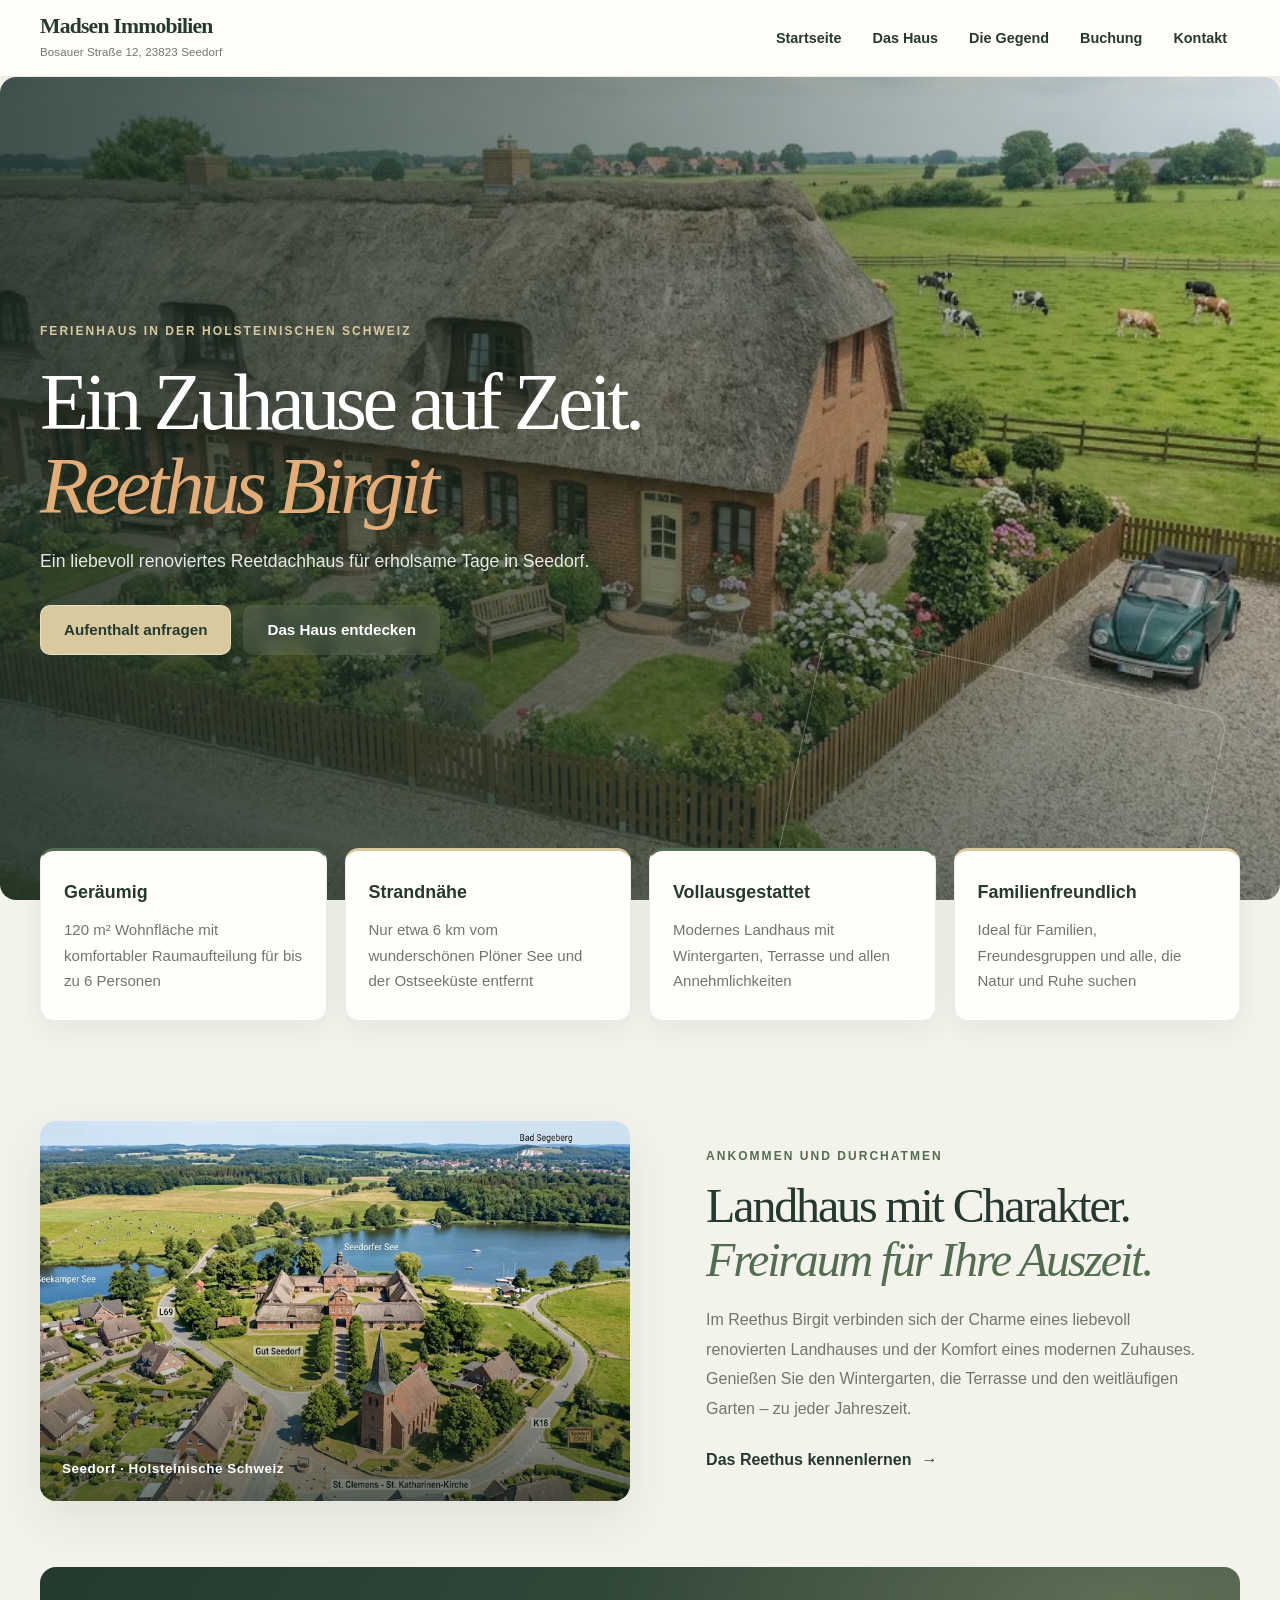
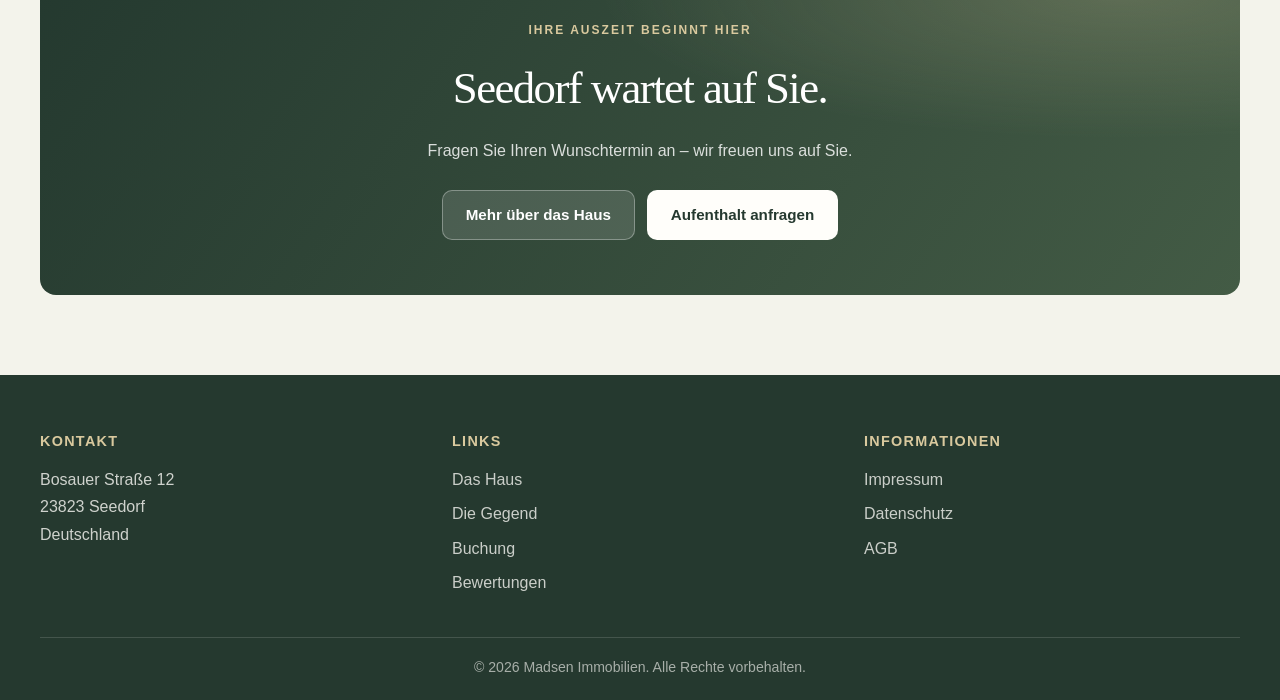
<file: index.html>
<!DOCTYPE html>
<html lang="de">
<head>
    <meta charset="UTF-8">
    <meta name="viewport" content="width=device-width, initial-scale=1.0">
    <meta name="description" content="Reethus Birgit - Liebevoll renoviertes Landhaus mit Reetdach in der Holsteinischen Schweiz">
    <meta name="keywords" content="Ferienwohnung, Seedorf, Ostsee, Unterkunft, Vermietung, Reethus">
    <title>Reethus Birgit - Madsen Immobilien</title>
    <link rel="stylesheet" href="css/style.css">
</head>
<body>
    <!-- Navigation -->
    <nav class="navbar">
        <div class="container">
            <div class="logo">
                <h1>Madsen Immobilien</h1>
                <p class="tagline">Bosauer Straße 12, 23823 Seedorf</p>
            </div>
            <ul class="nav-links">
                <li><a href="index.html" class="active">Startseite</a></li>
                <li><a href="about-property.html">Das Haus</a></li>
                <li><a href="about-area.html">Die Gegend</a></li>
                <li><a href="booking.html">Buchung</a></li>
                <li><a href="feedback.html">Kontakt</a></li>
            </ul>
        </div>
    </nav>

    <!-- Hero Section -->
    <section class="hero" id="home">
        <div class="hero-content">
            <p class="hero-eyebrow">FERIENHAUS IN DER HOLSTEINISCHEN SCHWEIZ</p>
            <h2>Ein Zuhause auf Zeit.<br><span class="hero-title-accent">Reethus Birgit</span></h2>
            <p>Ein liebevoll renoviertes Reetdachhaus für erholsame Tage in Seedorf.</p>
            <div class="hero-actions">
                <a href="booking.html" class="btn btn-primary">Aufenthalt anfragen</a>
                <a href="about-property.html" class="btn btn-hero-secondary">Das Haus entdecken</a>
            </div>
        </div>
    </section>

    <!-- Main Content -->
    <main class="container">
        <!-- Quick Info Section -->
        <section class="features">
            <div class="feature-card">
                <h3>Geräumig</h3>
                <p>120 m² Wohnfläche mit komfortabler Raumaufteilung für bis zu 6 Personen</p>
            </div>
            <div class="feature-card">
                <h3>Strandnähe</h3>
                <p>Nur etwa 6 km vom wunderschönen Plöner See und der Ostseeküste entfernt</p>
            </div>
            <div class="feature-card">
                <h3>Vollausgestattet</h3>
                <p>Modernes Landhaus mit Wintergarten, Terrasse und allen Annehmlichkeiten</p>
            </div>
            <div class="feature-card">
                <h3>Familienfreundlich</h3>
                <p>Ideal für Familien, Freundesgruppen und alle, die Natur und Ruhe suchen</p>
            </div>
        </section>

        <section class="home-story" aria-labelledby="home-story-title">
            <figure class="home-story-image">
                <img src="images/20eccfeb-4559-457b-88ea-e8f873a85f22.webp" alt="Luftaufnahme von Gut Seedorf und der Seenlandschaft der Holsteinischen Schweiz">
                <figcaption>Seedorf · Holsteinische Schweiz</figcaption>
            </figure>
            <div class="home-story-copy">
                <p class="section-eyebrow">ANKOMMEN UND DURCHATMEN</p>
                <h2 id="home-story-title">Landhaus mit Charakter.<br><span>Freiraum für Ihre Auszeit.</span></h2>
                <p>Im Reethus Birgit verbinden sich der Charme eines liebevoll renovierten Landhauses und der Komfort eines modernen Zuhauses. Genießen Sie den Wintergarten, die Terrasse und den weitläufigen Garten – zu jeder Jahreszeit.</p>
                <a class="text-link" href="about-property.html">Das Reethus kennenlernen <span aria-hidden="true">→</span></a>
            </div>
        </section>

        <!-- Call to Action -->
        <section class="cta-section">
            <p class="section-eyebrow">IHRE AUSZEIT BEGINNT HIER</p>
            <h2>Seedorf wartet auf Sie.</h2>
            <p>Fragen Sie Ihren Wunschtermin an – wir freuen uns auf Sie.</p>
            <div class="cta-buttons">
                <a href="about-property.html" class="btn btn-secondary">Mehr über das Haus</a>
                <a href="booking.html" class="btn btn-primary">Aufenthalt anfragen</a>
            </div>
        </section>
    </main>

    <!-- Footer -->
    <footer class="footer">
        <div class="container">
            <div class="footer-content">
                <div class="footer-section">
                    <h4>Kontakt</h4>
                    <p>Bosauer Straße 12<br>23823 Seedorf<br>Deutschland</p>
                </div>
                <div class="footer-section">
                    <h4>Links</h4>
                    <ul>
                        <li><a href="about-property.html">Das Haus</a></li>
                        <li><a href="about-area.html">Die Gegend</a></li>
                        <li><a href="booking.html">Buchung</a></li>
                        <li><a href="feedback.html">Bewertungen</a></li>
                    </ul>
                </div>
                <div class="footer-section">
                    <h4>Informationen</h4>
                    <ul>
                        <li><a href="impressum.html">Impressum</a></li>
                        <li><a href="datenschutz.html">Datenschutz</a></li>
                        <li><a href="agb.html">AGB</a></li>
                    </ul>
                </div>
            </div>
            <div class="footer-bottom">
                <p>&copy; 2026 Madsen Immobilien. Alle Rechte vorbehalten.</p>
            </div>
        </div>
    </footer>

    <script src="js/main.js"></script>
</body>
</html>
</file>
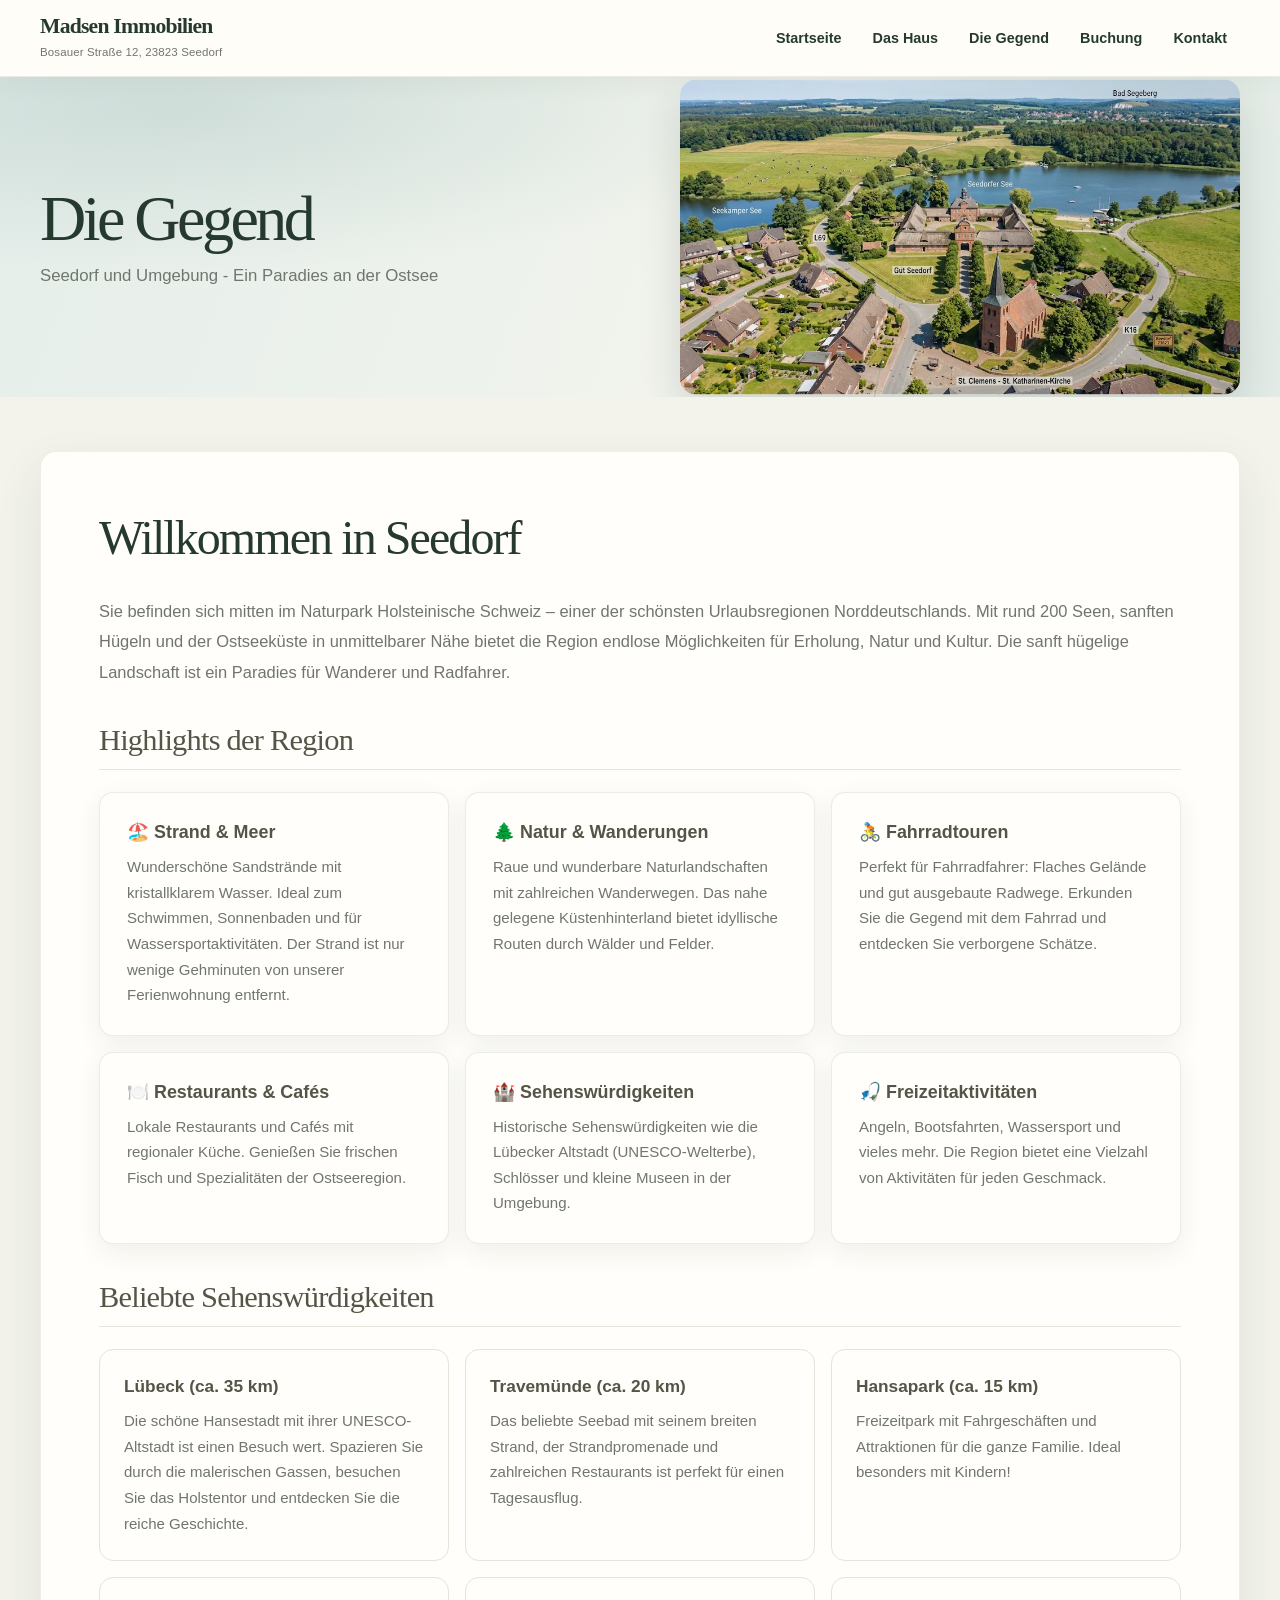
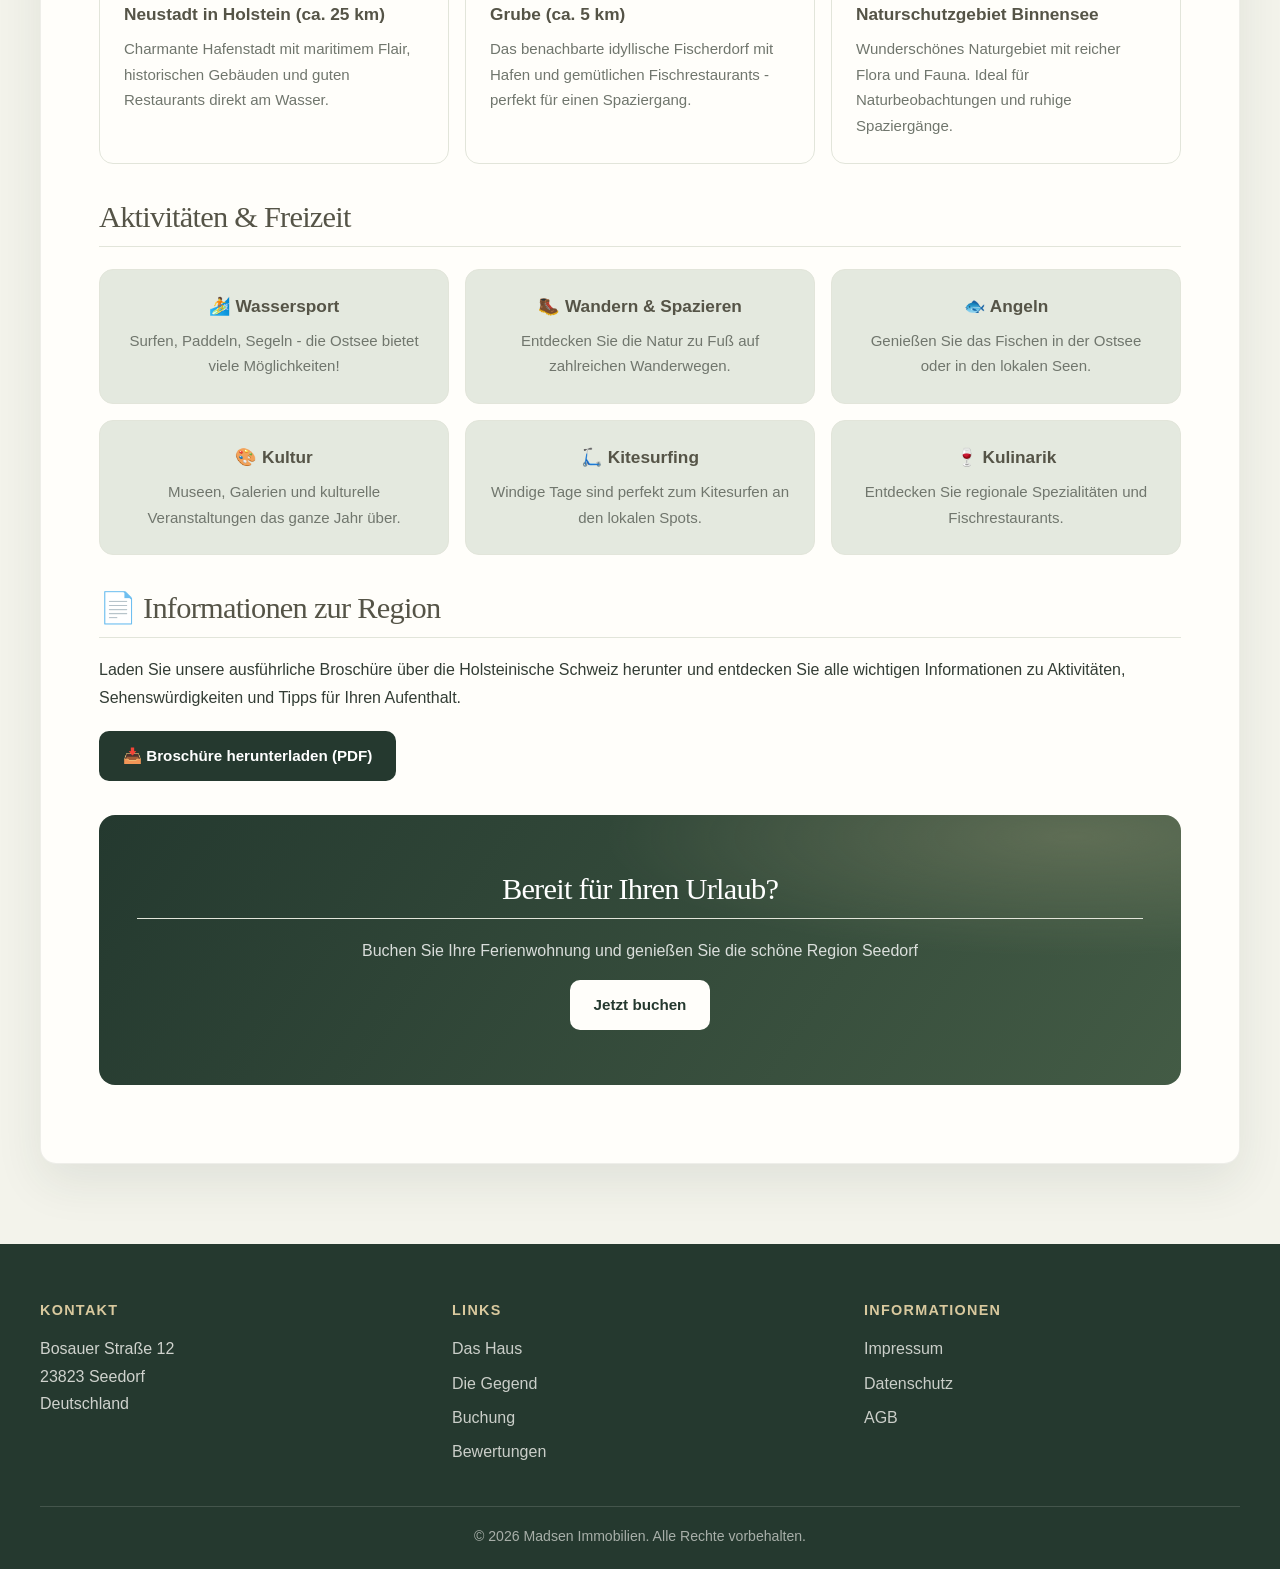
<file: about-area.html>
<!DOCTYPE html>
<html lang="de">
<head>
    <meta charset="UTF-8">
    <meta name="viewport" content="width=device-width, initial-scale=1.0">
    <meta name="description" content="Entdecken Sie die schöne Gegend um Seedorf - Aktivitäten, Sehenswürdigkeiten und mehr">
    <title>Die Gegend - Madsen Immobilien</title>
    <link rel="stylesheet" href="css/style.css">
</head>
<body class="area-page">
    <!-- Navigation -->
    <nav class="navbar">
        <div class="container">
            <div class="logo">
                <h1>Madsen Immobilien</h1>
                <p class="tagline">Bosauer Straße 12, 23823 Seedorf</p>
            </div>
            <ul class="nav-links">
                <li><a href="index.html">Startseite</a></li>
                <li><a href="about-property.html">Das Haus</a></li>
                <li><a href="about-area.html" class="active">Die Gegend</a></li>
                <li><a href="booking.html">Buchung</a></li>
                <li><a href="feedback.html">Kontakt</a></li>
            </ul>
        </div>
    </nav>

    <!-- Hero Section -->
    <section class="page-hero">
        <div class="hero-content">
            <h2>Die Gegend</h2>
            <p>Seedorf und Umgebung - Ein Paradies an der Ostsee</p>
        </div>
    </section>

    <!-- Main Content -->
    <main class="container content-section">
        <h1>Willkommen in Seedorf</h1>
        
        <section class="area-intro">
            <p>Sie befinden sich mitten im Naturpark Holsteinische Schweiz – einer der schönsten Urlaubsregionen Norddeutschlands. Mit rund 200 Seen, sanften Hügeln und der Ostseeküste in unmittelbarer Nähe bietet die Region endlose Möglichkeiten für Erholung, Natur und Kultur. Die sanft hügelige Landschaft ist ein Paradies für Wanderer und Radfahrer.</p>
        </section>

        <section class="highlights">
            <h2>Highlights der Region</h2>
            <div class="highlights-grid">
                <div class="highlight-card">
                    <h3>🏖️ Strand & Meer</h3>
                    <p>Wunderschöne Sandstrände mit kristallklarem Wasser. Ideal zum Schwimmen, Sonnenbaden und für Wassersportaktivitäten. Der Strand ist nur wenige Gehminuten von unserer Ferienwohnung entfernt.</p>
                </div>
                <div class="highlight-card">
                    <h3>🌲 Natur & Wanderungen</h3>
                    <p>Raue und wunderbare Naturlandschaften mit zahlreichen Wanderwegen. Das nahe gelegene Küstenhinterland bietet idyllische Routen durch Wälder und Felder.</p>
                </div>
                <div class="highlight-card">
                    <h3>🚴 Fahrradtouren</h3>
                    <p>Perfekt für Fahrradfahrer: Flaches Gelände und gut ausgebaute Radwege. Erkunden Sie die Gegend mit dem Fahrrad und entdecken Sie verborgene Schätze.</p>
                </div>
                <div class="highlight-card">
                    <h3>🍽️ Restaurants & Cafés</h3>
                    <p>Lokale Restaurants und Cafés mit regionaler Küche. Genießen Sie frischen Fisch und Spezialitäten der Ostseeregion.</p>
                </div>
                <div class="highlight-card">
                    <h3>🏰 Sehenswürdigkeiten</h3>
                    <p>Historische Sehenswürdigkeiten wie die Lübecker Altstadt (UNESCO-Welterbe), Schlösser und kleine Museen in der Umgebung.</p>
                </div>
                <div class="highlight-card">
                    <h3>🎣 Freizeitaktivitäten</h3>
                    <p>Angeln, Bootsfahrten, Wassersport und vieles mehr. Die Region bietet eine Vielzahl von Aktivitäten für jeden Geschmack.</p>
                </div>
            </div>
        </section>

        <section class="attractions">
            <h2>Beliebte Sehenswürdigkeiten</h2>
            <div class="attraction-list">
                <div class="attraction-item">
                    <h3>Lübeck (ca. 35 km)</h3>
                    <p>Die schöne Hansestadt mit ihrer UNESCO-Altstadt ist einen Besuch wert. Spazieren Sie durch die malerischen Gassen, besuchen Sie das Holstentor und entdecken Sie die reiche Geschichte.</p>
                </div>
                <div class="attraction-item">
                    <h3>Travemünde (ca. 20 km)</h3>
                    <p>Das beliebte Seebad mit seinem breiten Strand, der Strandpromenade und zahlreichen Restaurants ist perfekt für einen Tagesausflug.</p>
                </div>
                <div class="attraction-item">
                    <h3>Hansapark (ca. 15 km)</h3>
                    <p>Freizeitpark mit Fahrgeschäften und Attraktionen für die ganze Familie. Ideal besonders mit Kindern!</p>
                </div>
                <div class="attraction-item">
                    <h3>Neustadt in Holstein (ca. 25 km)</h3>
                    <p>Charmante Hafenstadt mit maritimem Flair, historischen Gebäuden und guten Restaurants direkt am Wasser.</p>
                </div>
                <div class="attraction-item">
                    <h3>Grube (ca. 5 km)</h3>
                    <p>Das benachbarte idyllische Fischerdorf mit Hafen und gemütlichen Fischrestaurants - perfekt für einen Spaziergang.</p>
                </div>
                <div class="attraction-item">
                    <h3>Naturschutzgebiet Binnensee</h3>
                    <p>Wunderschönes Naturgebiet mit reicher Flora und Fauna. Ideal für Naturbeobachtungen und ruhige Spaziergänge.</p>
                </div>
            </div>
        </section>

        <section class="activities">
            <h2>Aktivitäten & Freizeit</h2>
            <div class="activities-grid">
                <div class="activity">
                    <h3>🏄 Wassersport</h3>
                    <p>Surfen, Paddeln, Segeln - die Ostsee bietet viele Möglichkeiten!</p>
                </div>
                <div class="activity">
                    <h3>🥾 Wandern & Spazieren</h3>
                    <p>Entdecken Sie die Natur zu Fuß auf zahlreichen Wanderwegen.</p>
                </div>
                <div class="activity">
                    <h3>🐟 Angeln</h3>
                    <p>Genießen Sie das Fischen in der Ostsee oder in den lokalen Seen.</p>
                </div>
                <div class="activity">
                    <h3>🎨 Kultur</h3>
                    <p>Museen, Galerien und kulturelle Veranstaltungen das ganze Jahr über.</p>
                </div>
                <div class="activity">
                    <h3>🛴 Kitesurfing</h3>
                    <p>Windige Tage sind perfekt zum Kitesurfen an den lokalen Spots.</p>
                </div>
                <div class="activity">
                    <h3>🍷 Kulinarik</h3>
                    <p>Entdecken Sie regionale Spezialitäten und Fischrestaurants.</p>
                </div>
            </div>
        </section>

        <section class="brochure-section">
            <h2>📄 Informationen zur Region</h2>
            <p>Laden Sie unsere ausführliche Broschüre über die Holsteinische Schweiz herunter und entdecken Sie alle wichtigen Informationen zu Aktivitäten, Sehenswürdigkeiten und Tipps für Ihren Aufenthalt.</p>
            <div class="brochure-download">
                <a href="brochures/holsteinische-schweiz.pdf" class="btn btn-primary" download>📥 Broschüre herunterladen (PDF)</a>
            </div>
        </section>

        <section class="cta-section">
            <h2 style="color: white;">Bereit für Ihren Urlaub?</h2>
            <p>Buchen Sie Ihre Ferienwohnung und genießen Sie die schöne Region Seedorf</p>
            <a href="booking.html" class="btn btn-primary">Jetzt buchen</a>
        </section>
    </main>

    <!-- Footer -->
    <footer class="footer">
        <div class="container">
            <div class="footer-content">
                <div class="footer-section">
                    <h4>Kontakt</h4>
                    <p>Bosauer Straße 12<br>23823 Seedorf<br>Deutschland</p>
                </div>
                <div class="footer-section">
                    <h4>Links</h4>
                    <ul>
                        <li><a href="about-property.html">Das Haus</a></li>
                        <li><a href="about-area.html">Die Gegend</a></li>
                        <li><a href="booking.html">Buchung</a></li>
                        <li><a href="feedback.html">Bewertungen</a></li>
                    </ul>
                </div>
                <div class="footer-section">
                    <h4>Informationen</h4>
                    <ul>
                        <li><a href="impressum.html">Impressum</a></li>
                        <li><a href="datenschutz.html">Datenschutz</a></li>
                        <li><a href="agb.html">AGB</a></li>
                    </ul>
                </div>
            </div>
            <div class="footer-bottom">
                <p>&copy; 2026 Madsen Immobilien. Alle Rechte vorbehalten.</p>
            </div>
        </div>
    </footer>

    <script src="js/main.js"></script>
</body>
</html>
</file>
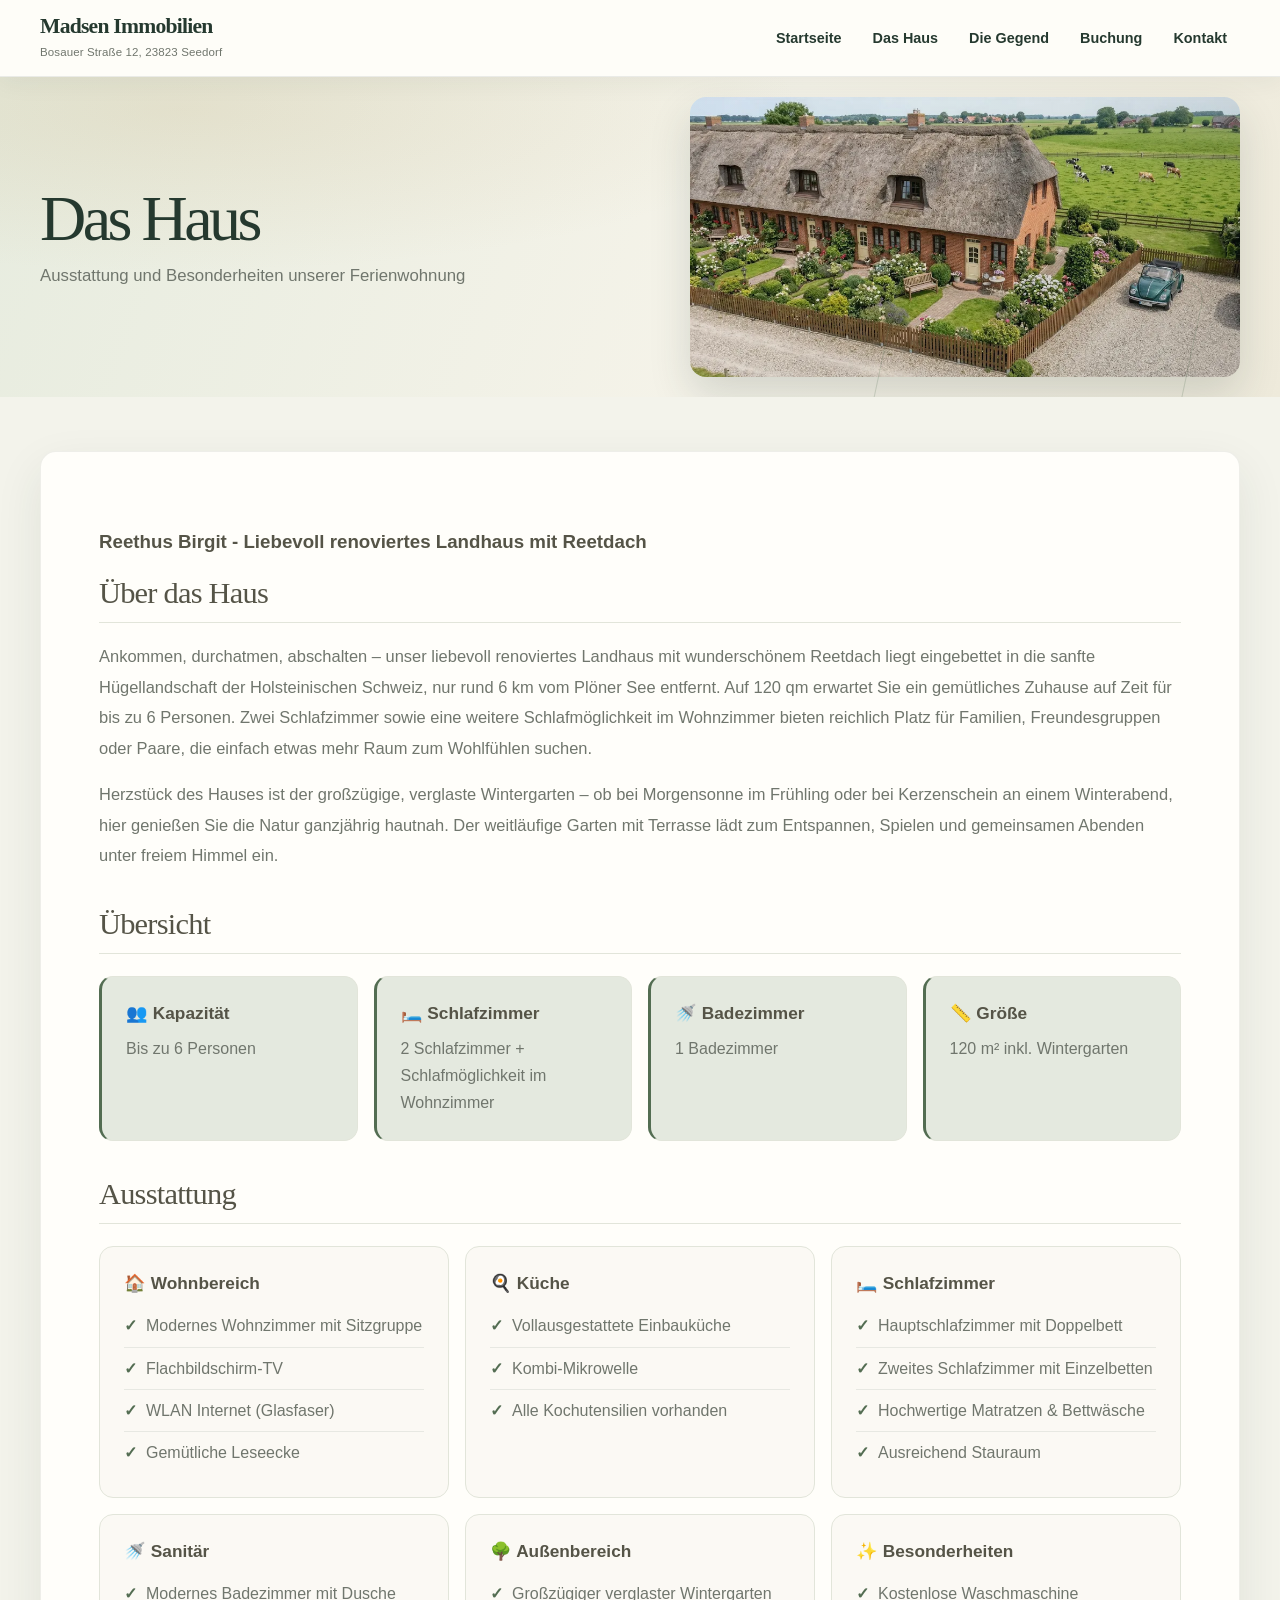
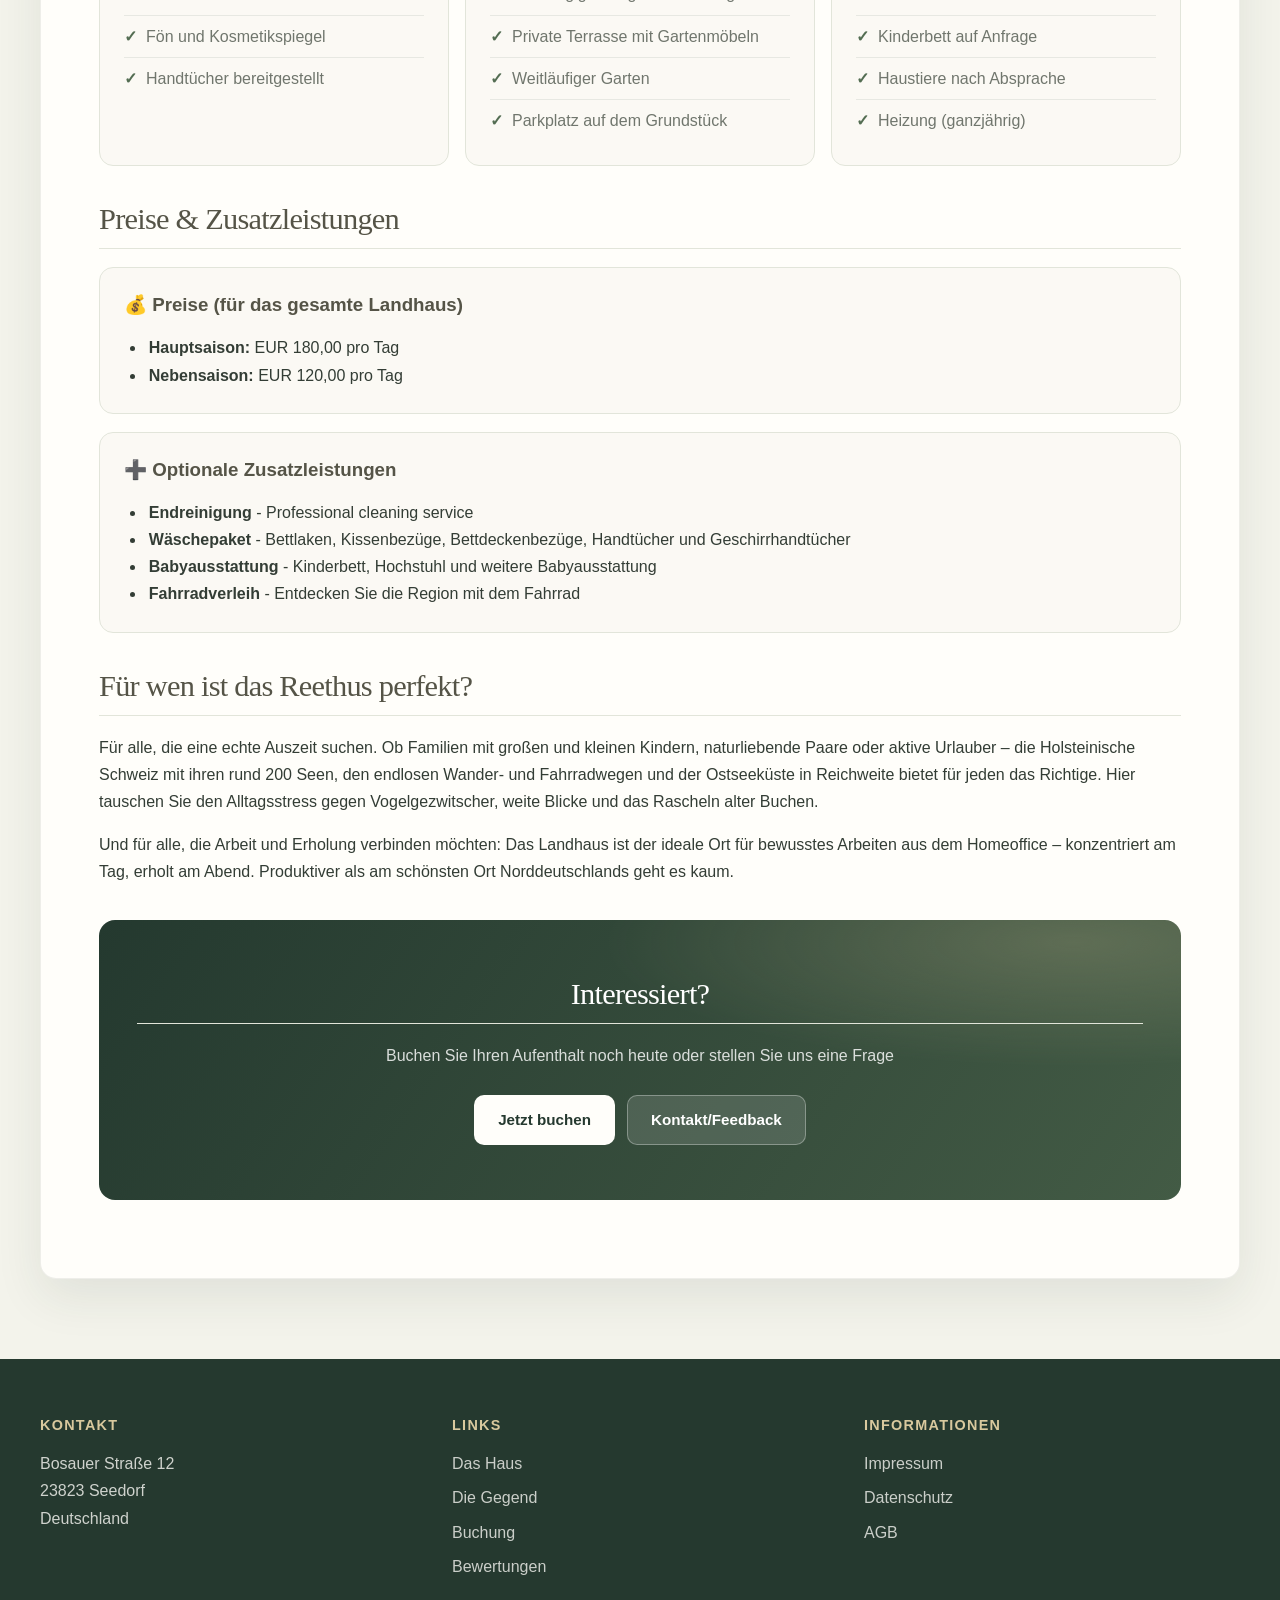
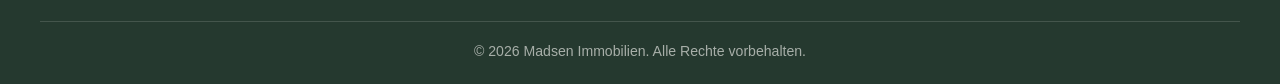
<file: about-property.html>
<!DOCTYPE html>
<html lang="de">
<head>
    <meta charset="UTF-8">
    <meta name="viewport" content="width=device-width, initial-scale=1.0">
    <meta name="description" content="Reethus Birgit - Liebevoll renoviertes Landhaus mit Reetdach in der Holsteinischen Schweiz">
    <title>Reethus Birgit - Madsen Immobilien</title>
    <link rel="stylesheet" href="css/style.css">
</head>
<body>
    <!-- Navigation -->
    <nav class="navbar">
        <div class="container">
            <div class="logo">
                <h1>Madsen Immobilien</h1>
                <p class="tagline">Bosauer Straße 12, 23823 Seedorf</p>
            </div>
            <ul class="nav-links">
                <li><a href="index.html">Startseite</a></li>
                <li><a href="about-property.html" class="active">Das Haus</a></li>
                <li><a href="about-area.html">Die Gegend</a></li>
                <li><a href="booking.html">Buchung</a></li>
                <li><a href="feedback.html">Kontakt</a></li>
            </ul>
        </div>
    </nav>

    <!-- Hero Section -->
    <section class="page-hero">
        <div class="hero-content">
            <h2>Das Haus</h2>
            <p>Ausstattung und Besonderheiten unserer Ferienwohnung</p>
        </div>
    </section>

    <!-- Main Content -->
    <main class="container content-section">
        <h3>Reethus Birgit - Liebevoll renoviertes Landhaus mit Reetdach</h3>
        
        <section class="property-intro">
            <h2>Über das Haus</h2>
            <p>Ankommen, durchatmen, abschalten – unser liebevoll renoviertes Landhaus mit wunderschönem Reetdach liegt eingebettet in die sanfte Hügellandschaft der Holsteinischen Schweiz, nur rund 6 km vom Plöner See entfernt. Auf 120 qm erwartet Sie ein gemütliches Zuhause auf Zeit für bis zu 6 Personen. Zwei Schlafzimmer sowie eine weitere Schlafmöglichkeit im Wohnzimmer bieten reichlich Platz für Familien, Freundesgruppen oder Paare, die einfach etwas mehr Raum zum Wohlfühlen suchen.</p>
            <p>Herzstück des Hauses ist der großzügige, verglaste Wintergarten – ob bei Morgensonne im Frühling oder bei Kerzenschein an einem Winterabend, hier genießen Sie die Natur ganzjährig hautnah. Der weitläufige Garten mit Terrasse lädt zum Entspannen, Spielen und gemeinsamen Abenden unter freiem Himmel ein.</p>
        </section>
        
        <section class="property-details">
            <h2>Übersicht</h2>
            <div class="details-grid">
                <div class="detail-item">
                    <h3>👥 Kapazität</h3>
                    <p>Bis zu 6 Personen</p>
                </div>
                <div class="detail-item">
                    <h3>🛏️ Schlafzimmer</h3>
                    <p>2 Schlafzimmer + Schlafmöglichkeit im Wohnzimmer</p>
                </div>
                <div class="detail-item">
                    <h3>🚿 Badezimmer</h3>
                    <p>1 Badezimmer</p>
                </div>
                <div class="detail-item">
                    <h3>📏 Größe</h3>
                    <p>120 m² inkl. Wintergarten</p>
                </div>
            </div>
        </section>

        <section class="amenities">
            <h2>Ausstattung</h2>
            <div class="amenities-grid">
                <div class="amenity-category">
                    <h3>🏠 Wohnbereich</h3>
                    <ul>
                        <li>Modernes Wohnzimmer mit Sitzgruppe</li>
                        <li>Flachbildschirm-TV</li>
                        <li>WLAN Internet (Glasfaser)</li>
                        <li>Gemütliche Leseecke</li>
                    </ul>
                </div>
                <div class="amenity-category">
                    <h3>🍳 Küche</h3>
                    <ul>
                        <li>Vollausgestattete Einbauküche</li>
                        <li>Kombi-Mikrowelle</li>
                        <li>Alle Kochutensilien vorhanden</li>
                    </ul>
                </div>
                <div class="amenity-category">
                    <h3>🛏️ Schlafzimmer</h3>
                    <ul>
                        <li>Hauptschlafzimmer mit Doppelbett</li>
                        <li>Zweites Schlafzimmer mit Einzelbetten</li>
                        <li>Hochwertige Matratzen & Bettwäsche</li>
                        <li>Ausreichend Stauraum</li>
                    </ul>
                </div>
                <div class="amenity-category">
                    <h3>🚿 Sanitär</h3>
                    <ul>
                        <li>Modernes Badezimmer mit Dusche</li>
                        <li>Fön und Kosmetikspiegel</li>
                        <li>Handtücher bereitgestellt</li>
                    </ul>
                </div>
                <div class="amenity-category">
                    <h3>🌳 Außenbereich</h3>
                    <ul>
                        <li>Großzügiger verglaster Wintergarten</li>
                        <li>Private Terrasse mit Gartenmöbeln</li>
                        <li>Weitläufiger Garten</li>
                        <li>Parkplatz auf dem Grundstück</li>
                    </ul>
                </div>
                <div class="amenity-category">
                    <h3>✨ Besonderheiten</h3>
                    <ul>
                        <li>Kostenlose Waschmaschine</li>
                        <li>Kinderbett auf Anfrage</li>
                        <li>Haustiere nach Absprache</li>
                        <li>Heizung (ganzjährig)</li>
                    </ul>
                </div>
            </div>
        </section>

        <section class="pricing-services">
            <h2>Preise & Zusatzleistungen</h2>
            <div class="pricing-info">
                <h3>💰 Preise (für das gesamte Landhaus)</h3>
                <ul class="pricing-list">
                    <li><strong>Hauptsaison:</strong> EUR 180,00 pro Tag</li>
                    <li><strong>Nebensaison:</strong> EUR 120,00 pro Tag</li>
                </ul>
            </div>
            <div class="services-info">
                <h3>➕ Optionale Zusatzleistungen</h3>
                <ul class="services-list">
                    <li><strong>Endreinigung</strong> - Professional cleaning service</li>
                    <li><strong>Wäschepaket</strong> - Bettlaken, Kissenbezüge, Bettdeckenbezüge, Handtücher und Geschirrhandtücher</li>
                    <li><strong>Babyausstattung</strong> - Kinderbett, Hochstuhl und weitere Babyausstattung</li>
                    <li><strong>Fahrradverleih</strong> - Entdecken Sie die Region mit dem Fahrrad</li>
                </ul>
            </div>
        </section>
        
        <section class="property-perfect-for">
            <h2>Für wen ist das Reethus perfekt?</h2>
            <p>Für alle, die eine echte Auszeit suchen. Ob Familien mit großen und kleinen Kindern, naturliebende Paare oder aktive Urlauber – die Holsteinische Schweiz mit ihren rund 200 Seen, den endlosen Wander- und Fahrradwegen und der Ostseeküste in Reichweite bietet für jeden das Richtige. Hier tauschen Sie den Alltagsstress gegen Vogelgezwitscher, weite Blicke und das Rascheln alter Buchen.</p>
            <p>Und für alle, die Arbeit und Erholung verbinden möchten: Das Landhaus ist der ideale Ort für bewusstes Arbeiten aus dem Homeoffice – konzentriert am Tag, erholt am Abend. Produktiver als am schönsten Ort Norddeutschlands geht es kaum.</p>
        </section>
        
        <section class="cta-section">
            <h2 style="color: white;">Interessiert?</h2>
            <p>Buchen Sie Ihren Aufenthalt noch heute oder stellen Sie uns eine Frage</p>
            <div class="cta-buttons">
                <a href="booking.html" class="btn btn-primary">Jetzt buchen</a>
                <a href="feedback.html" class="btn btn-secondary">Kontakt/Feedback</a>
            </div>
        </section>
    </main>

    <!-- Footer -->
    <footer class="footer">
        <div class="container">
            <div class="footer-content">
                <div class="footer-section">
                    <h4>Kontakt</h4>
                    <p>Bosauer Straße 12<br>23823 Seedorf<br>Deutschland</p>
                </div>
                <div class="footer-section">
                    <h4>Links</h4>
                    <ul>
                        <li><a href="about-property.html">Das Haus</a></li>
                        <li><a href="about-area.html">Die Gegend</a></li>
                        <li><a href="booking.html">Buchung</a></li>
                        <li><a href="feedback.html">Bewertungen</a></li>
                    </ul>
                </div>
                <div class="footer-section">
                    <h4>Informationen</h4>
                    <ul>
                        <li><a href="impressum.html">Impressum</a></li>
                        <li><a href="datenschutz.html">Datenschutz</a></li>
                        <li><a href="agb.html">AGB</a></li>
                    </ul>
                </div>
            </div>
            <div class="footer-bottom">
                <p>&copy; 2026 Madsen Immobilien. Alle Rechte vorbehalten.</p>
            </div>
        </div>
    </footer>

    <script src="js/main.js"></script>
</body>
</html>
</file>
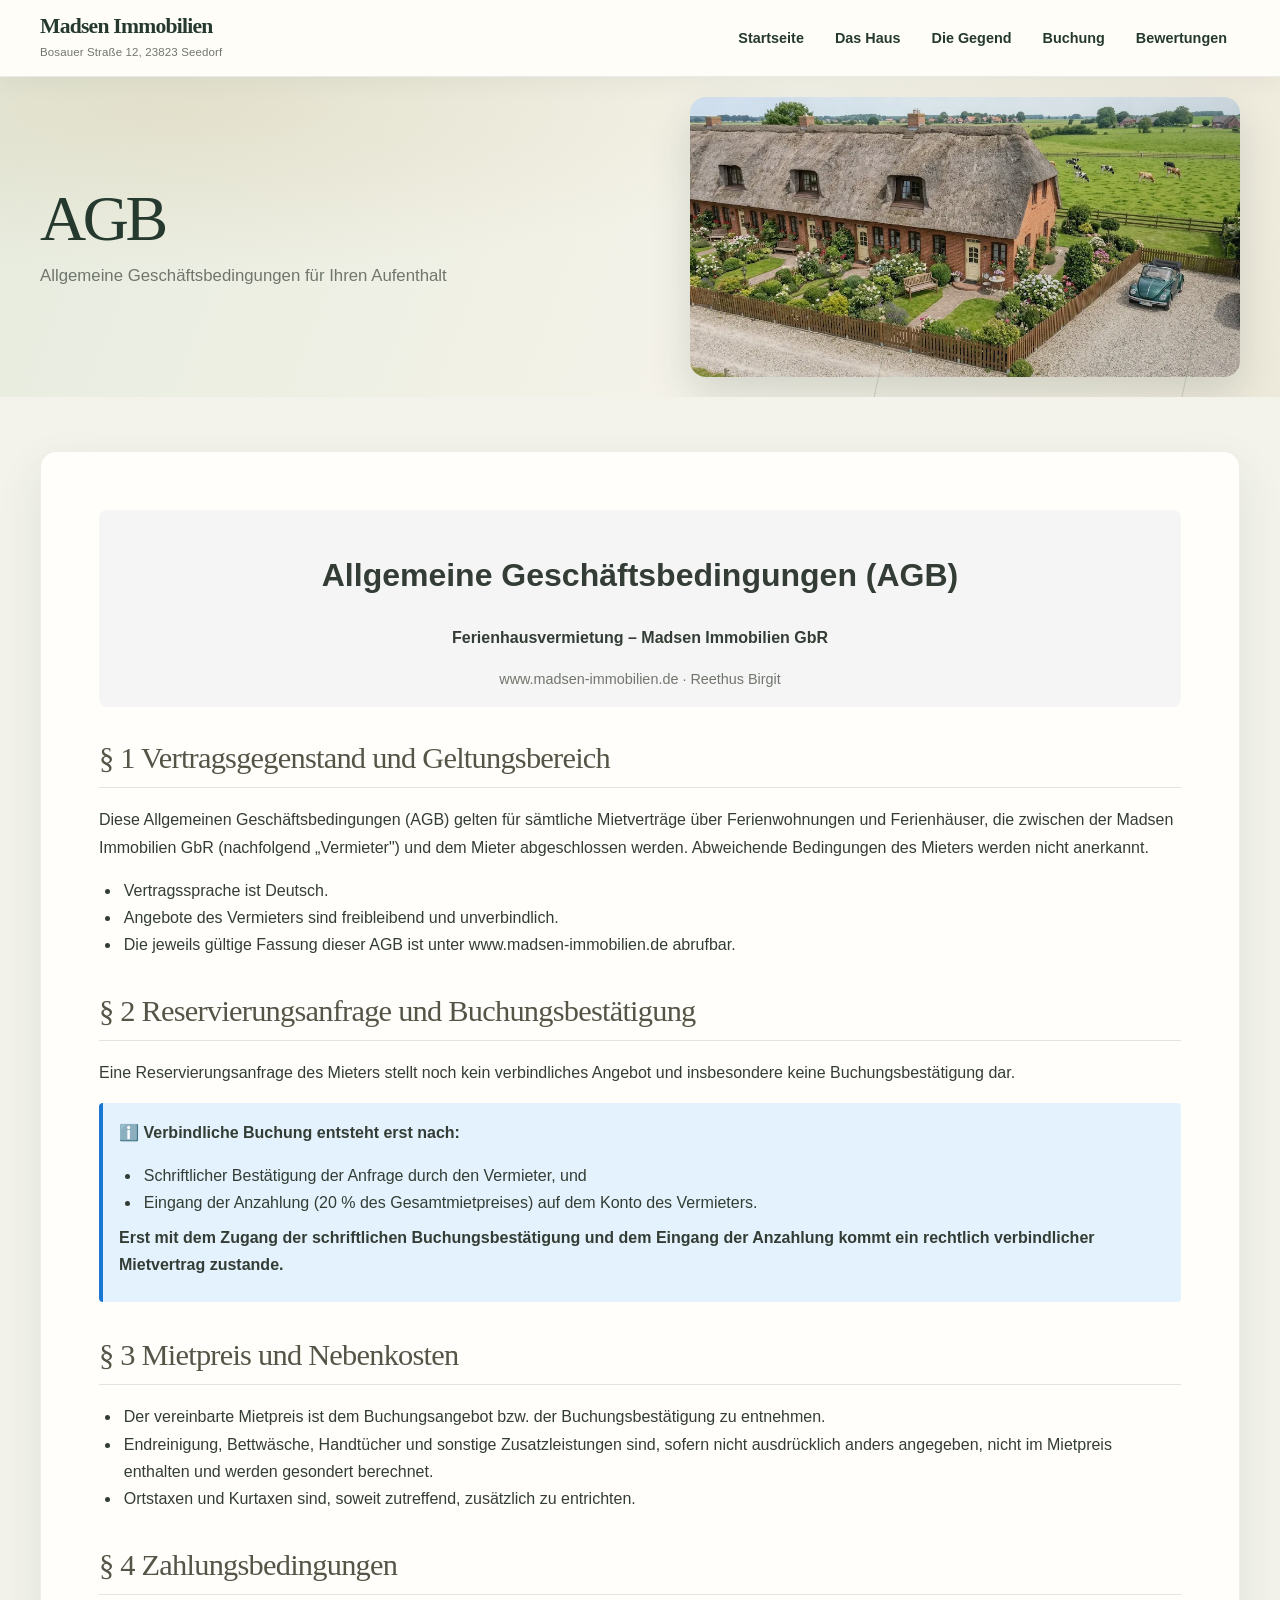
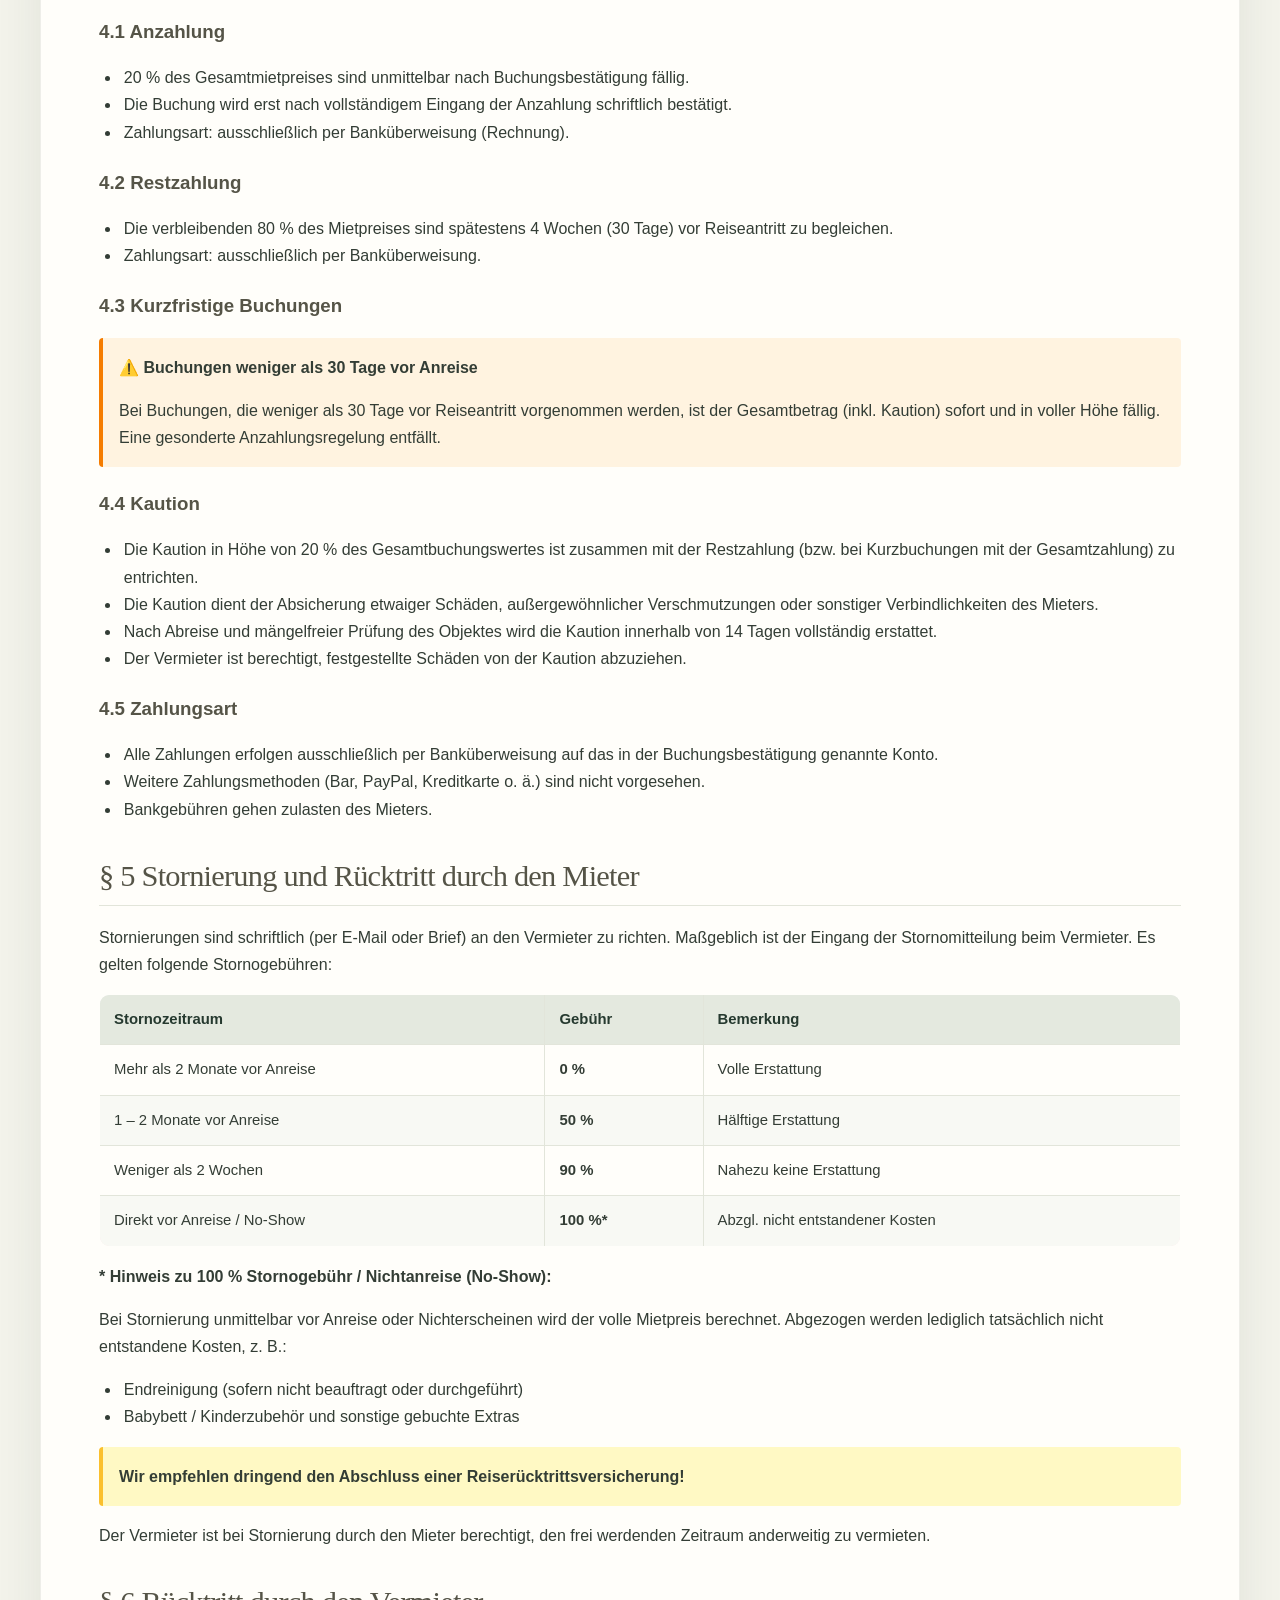
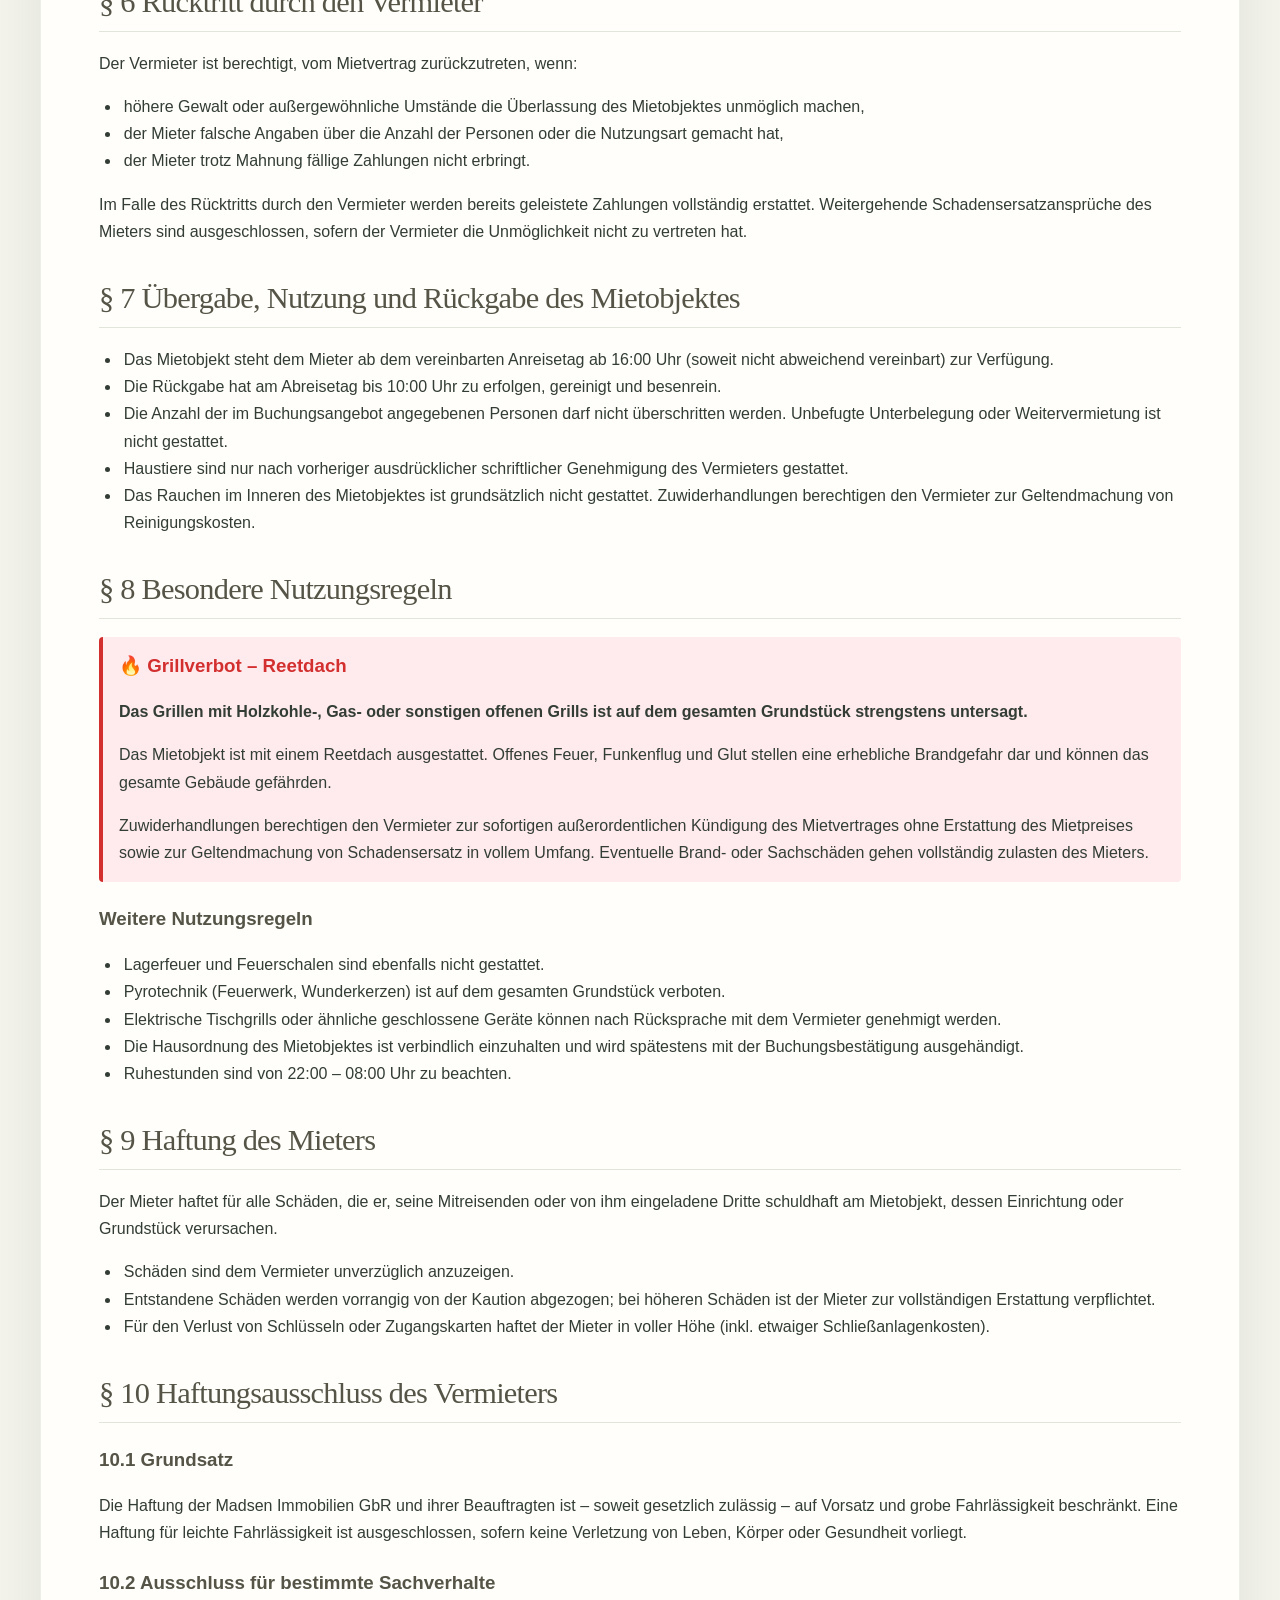
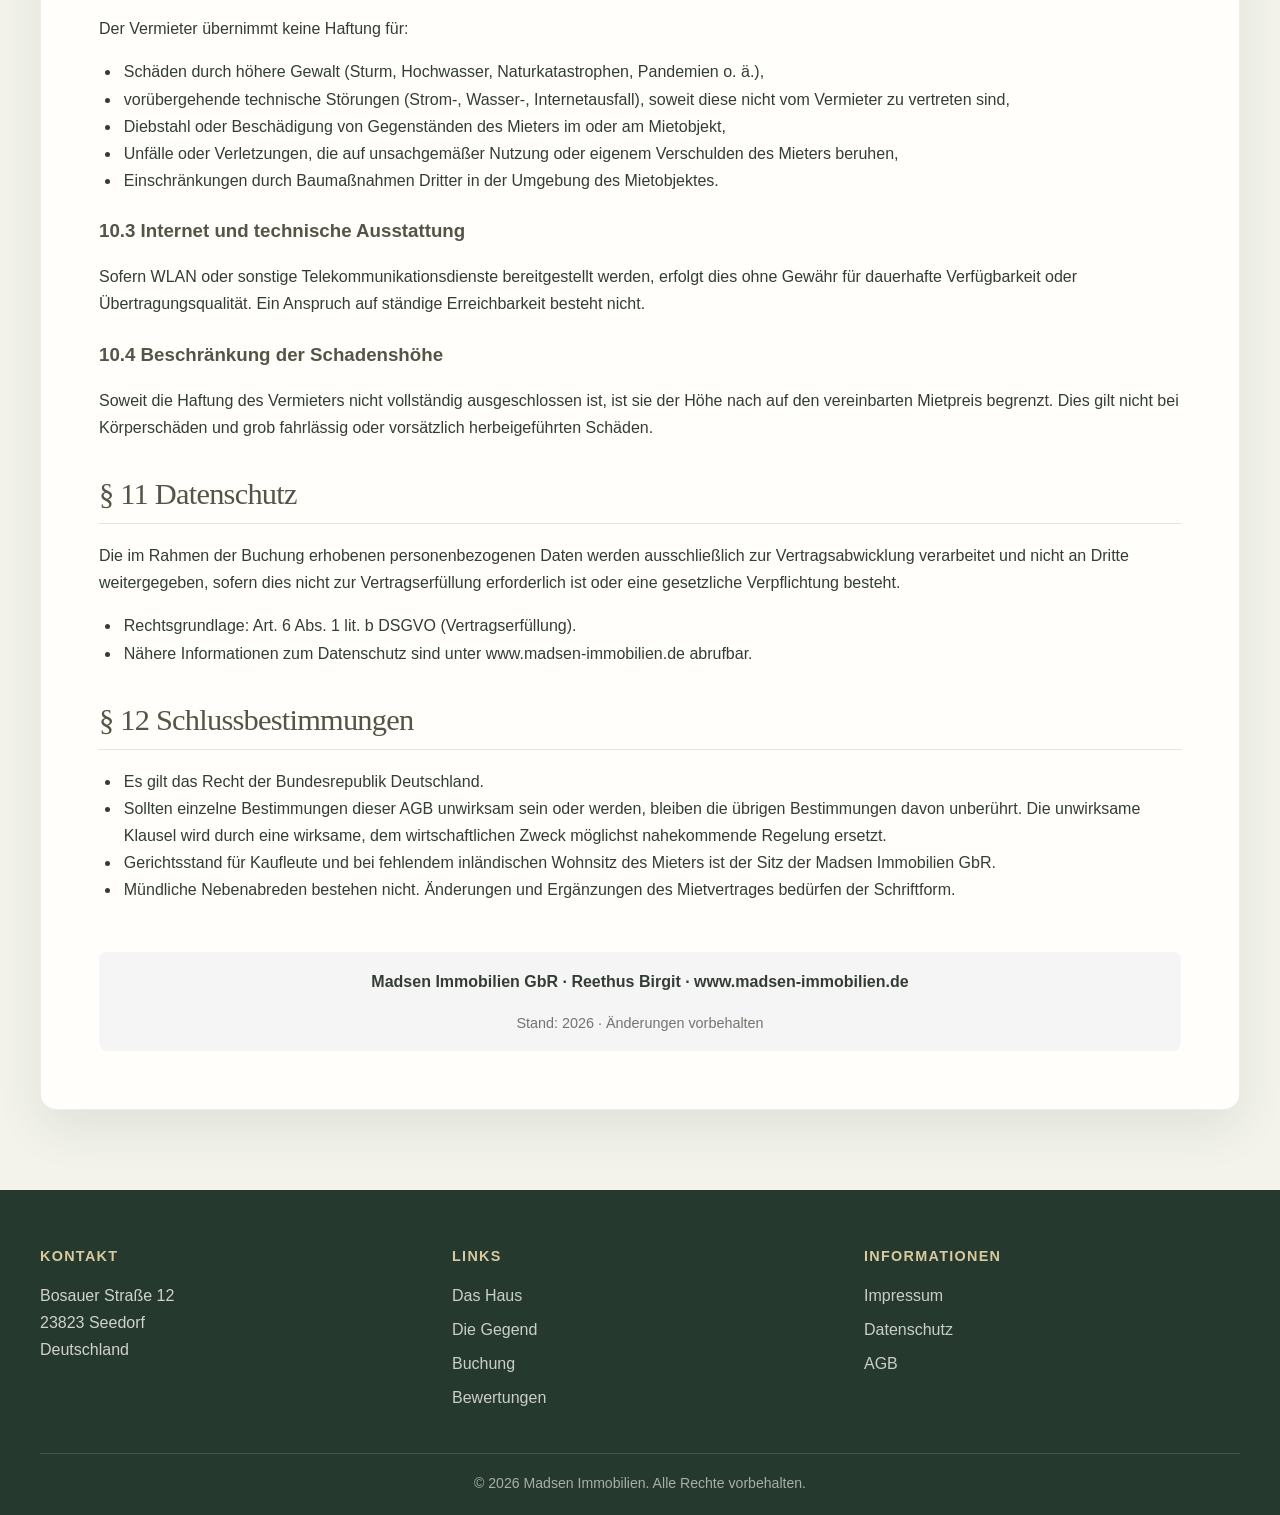
<file: agb.html>
<!DOCTYPE html>
<html lang="de">
<head>
    <meta charset="UTF-8">
    <meta name="viewport" content="width=device-width, initial-scale=1.0">
    <meta name="description" content="Allgemeine Geschäftsbedingungen - Reethus Birgit">
    <title>AGB - Madsen Immobilien</title>
    <link rel="stylesheet" href="css/style.css">
</head>
<body>
    <!-- Navigation -->
    <nav class="navbar">
        <div class="container">
            <div class="logo">
                <h1>Madsen Immobilien</h1>
                <p class="tagline">Bosauer Straße 12, 23823 Seedorf</p>
            </div>
            <ul class="nav-links">
                <li><a href="index.html">Startseite</a></li>
                <li><a href="about-property.html">Das Haus</a></li>
                <li><a href="about-area.html">Die Gegend</a></li>
                <li><a href="booking.html">Buchung</a></li>
                <li><a href="feedback.html">Bewertungen</a></li>
            </ul>
        </div>
    </nav>

    <section class="page-hero">
        <div class="hero-content">
            <h2>AGB</h2>
            <p>Allgemeine Geschäftsbedingungen für Ihren Aufenthalt</p>
        </div>
    </section>

    <!-- Main Content -->
    <main class="container content-section">
        <div style="text-align: center; margin-bottom: 2rem; padding: 1rem; background-color: #f5f5f5; border-radius: 8px;">
            <h1>Allgemeine Geschäftsbedingungen (AGB)</h1>
            <p><strong>Ferienhausvermietung – Madsen Immobilien GbR</strong></p>
            <p style="font-size: 0.9rem; color: var(--text-light);">www.madsen-immobilien.de · Reethus Birgit</p>
        </div>

        <section>
            <h2>§ 1 Vertragsgegenstand und Geltungsbereich</h2>
            <p>Diese Allgemeinen Geschäftsbedingungen (AGB) gelten für sämtliche Mietverträge über Ferienwohnungen und Ferienhäuser, die zwischen der Madsen Immobilien GbR (nachfolgend „Vermieter") und dem Mieter abgeschlossen werden. Abweichende Bedingungen des Mieters werden nicht anerkannt.</p>
            <ul>
                <li>Vertragssprache ist Deutsch.</li>
                <li>Angebote des Vermieters sind freibleibend und unverbindlich.</li>
                <li>Die jeweils gültige Fassung dieser AGB ist unter www.madsen-immobilien.de abrufbar.</li>
            </ul>
        </section>

        <section>
            <h2>§ 2 Reservierungsanfrage und Buchungsbestätigung</h2>
            <p>Eine Reservierungsanfrage des Mieters stellt noch kein verbindliches Angebot und insbesondere keine Buchungsbestätigung dar.</p>
            <div class="info-highlight" style="background-color: #e3f2fd; border-left: 4px solid #1976d2; padding: 1rem; margin: 1rem 0; border-radius: 4px;">
                <p><strong>ℹ️ Verbindliche Buchung entsteht erst nach:</strong></p>
                <ul style="margin: 0.5rem 0;">
                    <li>Schriftlicher Bestätigung der Anfrage durch den Vermieter, und</li>
                    <li>Eingang der Anzahlung (20 % des Gesamtmietpreises) auf dem Konto des Vermieters.</li>
                </ul>
                <p style="margin: 0.5rem 0;"><strong>Erst mit dem Zugang der schriftlichen Buchungsbestätigung und dem Eingang der Anzahlung kommt ein rechtlich verbindlicher Mietvertrag zustande.</strong></p>
            </div>
        </section>

        <section>
            <h2>§ 3 Mietpreis und Nebenkosten</h2>
            <ul>
                <li>Der vereinbarte Mietpreis ist dem Buchungsangebot bzw. der Buchungsbestätigung zu entnehmen.</li>
                <li>Endreinigung, Bettwäsche, Handtücher und sonstige Zusatzleistungen sind, sofern nicht ausdrücklich anders angegeben, nicht im Mietpreis enthalten und werden gesondert berechnet.</li>
                <li>Ortstaxen und Kurtaxen sind, soweit zutreffend, zusätzlich zu entrichten.</li>
            </ul>
        </section>

        <section>
            <h2>§ 4 Zahlungsbedingungen</h2>
            
            <h3 style="margin-top: 1.5rem;">4.1 Anzahlung</h3>
            <ul>
                <li>20 % des Gesamtmietpreises sind unmittelbar nach Buchungsbestätigung fällig.</li>
                <li>Die Buchung wird erst nach vollständigem Eingang der Anzahlung schriftlich bestätigt.</li>
                <li>Zahlungsart: ausschließlich per Banküberweisung (Rechnung).</li>
            </ul>

            <h3 style="margin-top: 1.5rem;">4.2 Restzahlung</h3>
            <ul>
                <li>Die verbleibenden 80 % des Mietpreises sind spätestens 4 Wochen (30 Tage) vor Reiseantritt zu begleichen.</li>
                <li>Zahlungsart: ausschließlich per Banküberweisung.</li>
            </ul>

            <h3 style="margin-top: 1.5rem;">4.3 Kurzfristige Buchungen</h3>
            <div class="warning-highlight" style="background-color: #fff3e0; border-left: 4px solid #f57c00; padding: 1rem; margin: 1rem 0; border-radius: 4px;">
                <p><strong>⚠️ Buchungen weniger als 30 Tage vor Anreise</strong></p>
                <p>Bei Buchungen, die weniger als 30 Tage vor Reiseantritt vorgenommen werden, ist der Gesamtbetrag (inkl. Kaution) sofort und in voller Höhe fällig. Eine gesonderte Anzahlungsregelung entfällt.</p>
            </div>

            <h3 style="margin-top: 1.5rem;">4.4 Kaution</h3>
            <ul>
                <li>Die Kaution in Höhe von 20 % des Gesamtbuchungswertes ist zusammen mit der Restzahlung (bzw. bei Kurzbuchungen mit der Gesamtzahlung) zu entrichten.</li>
                <li>Die Kaution dient der Absicherung etwaiger Schäden, außergewöhnlicher Verschmutzungen oder sonstiger Verbindlichkeiten des Mieters.</li>
                <li>Nach Abreise und mängelfreier Prüfung des Objektes wird die Kaution innerhalb von 14 Tagen vollständig erstattet.</li>
                <li>Der Vermieter ist berechtigt, festgestellte Schäden von der Kaution abzuziehen.</li>
            </ul>

            <h3 style="margin-top: 1.5rem;">4.5 Zahlungsart</h3>
            <ul>
                <li>Alle Zahlungen erfolgen ausschließlich per Banküberweisung auf das in der Buchungsbestätigung genannte Konto.</li>
                <li>Weitere Zahlungsmethoden (Bar, PayPal, Kreditkarte o. ä.) sind nicht vorgesehen.</li>
                <li>Bankgebühren gehen zulasten des Mieters.</li>
            </ul>
        </section>

        <section>
            <h2>§ 5 Stornierung und Rücktritt durch den Mieter</h2>
            <p>Stornierungen sind schriftlich (per E-Mail oder Brief) an den Vermieter zu richten. Maßgeblich ist der Eingang der Stornomitteilung beim Vermieter. Es gelten folgende Stornogebühren:</p>
            <table style="width: 100%; margin: 1rem 0; border-collapse: collapse;">
                <thead>
                    <tr style="background-color: #f5f5f5;">
                        <th style="border: 1px solid #ddd; padding: 0.75rem; text-align: left;"><strong>Stornozeitraum</strong></th>
                        <th style="border: 1px solid #ddd; padding: 0.75rem; text-align: left;"><strong>Gebühr</strong></th>
                        <th style="border: 1px solid #ddd; padding: 0.75rem; text-align: left;"><strong>Bemerkung</strong></th>
                    </tr>
                </thead>
                <tbody>
                    <tr>
                        <td style="border: 1px solid #ddd; padding: 0.75rem;">Mehr als 2 Monate vor Anreise</td>
                        <td style="border: 1px solid #ddd; padding: 0.75rem;"><strong>0 %</strong></td>
                        <td style="border: 1px solid #ddd; padding: 0.75rem;">Volle Erstattung</td>
                    </tr>
                    <tr style="background-color: #fafafa;">
                        <td style="border: 1px solid #ddd; padding: 0.75rem;">1 – 2 Monate vor Anreise</td>
                        <td style="border: 1px solid #ddd; padding: 0.75rem;"><strong>50 %</strong></td>
                        <td style="border: 1px solid #ddd; padding: 0.75rem;">Hälftige Erstattung</td>
                    </tr>
                    <tr>
                        <td style="border: 1px solid #ddd; padding: 0.75rem;">Weniger als 2 Wochen</td>
                        <td style="border: 1px solid #ddd; padding: 0.75rem;"><strong>90 %</strong></td>
                        <td style="border: 1px solid #ddd; padding: 0.75rem;">Nahezu keine Erstattung</td>
                    </tr>
                    <tr style="background-color: #ffebee;">
                        <td style="border: 1px solid #ddd; padding: 0.75rem;">Direkt vor Anreise / No-Show</td>
                        <td style="border: 1px solid #ddd; padding: 0.75rem;"><strong>100 %*</strong></td>
                        <td style="border: 1px solid #ddd; padding: 0.75rem;">Abzgl. nicht entstandener Kosten</td>
                    </tr>
                </tbody>
            </table>
            <p><strong>* Hinweis zu 100 % Stornogebühr / Nichtanreise (No-Show):</strong></p>
            <p>Bei Stornierung unmittelbar vor Anreise oder Nichterscheinen wird der volle Mietpreis berechnet. Abgezogen werden lediglich tatsächlich nicht entstandene Kosten, z. B.:</p>
            <ul>
                <li>Endreinigung (sofern nicht beauftragt oder durchgeführt)</li>
                <li>Babybett / Kinderzubehör und sonstige gebuchte Extras</li>
            </ul>
            <div style="background-color: #fff9c4; border-left: 4px solid #fbc02d; padding: 1rem; margin: 1rem 0; border-radius: 4px;">
                <p><strong>Wir empfehlen dringend den Abschluss einer Reiserücktrittsversicherung!</strong></p>
            </div>
            <p>Der Vermieter ist bei Stornierung durch den Mieter berechtigt, den frei werdenden Zeitraum anderweitig zu vermieten.</p>
        </section>

        <section>
            <h2>§ 6 Rücktritt durch den Vermieter</h2>
            <p>Der Vermieter ist berechtigt, vom Mietvertrag zurückzutreten, wenn:</p>
            <ul>
                <li>höhere Gewalt oder außergewöhnliche Umstände die Überlassung des Mietobjektes unmöglich machen,</li>
                <li>der Mieter falsche Angaben über die Anzahl der Personen oder die Nutzungsart gemacht hat,</li>
                <li>der Mieter trotz Mahnung fällige Zahlungen nicht erbringt.</li>
            </ul>
            <p>Im Falle des Rücktritts durch den Vermieter werden bereits geleistete Zahlungen vollständig erstattet. Weitergehende Schadensersatzansprüche des Mieters sind ausgeschlossen, sofern der Vermieter die Unmöglichkeit nicht zu vertreten hat.</p>
        </section>

        <section>
            <h2>§ 7 Übergabe, Nutzung und Rückgabe des Mietobjektes</h2>
            <ul>
                <li>Das Mietobjekt steht dem Mieter ab dem vereinbarten Anreisetag ab 16:00 Uhr (soweit nicht abweichend vereinbart) zur Verfügung.</li>
                <li>Die Rückgabe hat am Abreisetag bis 10:00 Uhr zu erfolgen, gereinigt und besenrein.</li>
                <li>Die Anzahl der im Buchungsangebot angegebenen Personen darf nicht überschritten werden. Unbefugte Unterbelegung oder Weitervermietung ist nicht gestattet.</li>
                <li>Haustiere sind nur nach vorheriger ausdrücklicher schriftlicher Genehmigung des Vermieters gestattet.</li>
                <li>Das Rauchen im Inneren des Mietobjektes ist grundsätzlich nicht gestattet. Zuwiderhandlungen berechtigen den Vermieter zur Geltendmachung von Reinigungskosten.</li>
            </ul>
        </section>

        <section>
            <h2>§ 8 Besondere Nutzungsregeln</h2>
            <div style="background-color: #ffebee; border-left: 4px solid #d32f2f; padding: 1rem; margin: 1rem 0; border-radius: 4px;">
                <h3 style="color: #d32f2f; margin-top: 0;">🔥 Grillverbot – Reetdach</h3>
                <p><strong>Das Grillen mit Holzkohle-, Gas- oder sonstigen offenen Grills ist auf dem gesamten Grundstück strengstens untersagt.</strong></p>
                <p>Das Mietobjekt ist mit einem Reetdach ausgestattet. Offenes Feuer, Funkenflug und Glut stellen eine erhebliche Brandgefahr dar und können das gesamte Gebäude gefährden.</p>
                <p>Zuwiderhandlungen berechtigen den Vermieter zur sofortigen außerordentlichen Kündigung des Mietvertrages ohne Erstattung des Mietpreises sowie zur Geltendmachung von Schadensersatz in vollem Umfang. Eventuelle Brand- oder Sachschäden gehen vollständig zulasten des Mieters.</p>
            </div>

            <h3 style="margin-top: 1.5rem;">Weitere Nutzungsregeln</h3>
            <ul>
                <li>Lagerfeuer und Feuerschalen sind ebenfalls nicht gestattet.</li>
                <li>Pyrotechnik (Feuerwerk, Wunderkerzen) ist auf dem gesamten Grundstück verboten.</li>
                <li>Elektrische Tischgrills oder ähnliche geschlossene Geräte können nach Rücksprache mit dem Vermieter genehmigt werden.</li>
                <li>Die Hausordnung des Mietobjektes ist verbindlich einzuhalten und wird spätestens mit der Buchungsbestätigung ausgehändigt.</li>
                <li>Ruhestunden sind von 22:00 – 08:00 Uhr zu beachten.</li>
            </ul>
        </section>

        <section>
            <h2>§ 9 Haftung des Mieters</h2>
            <p>Der Mieter haftet für alle Schäden, die er, seine Mitreisenden oder von ihm eingeladene Dritte schuldhaft am Mietobjekt, dessen Einrichtung oder Grundstück verursachen.</p>
            <ul>
                <li>Schäden sind dem Vermieter unverzüglich anzuzeigen.</li>
                <li>Entstandene Schäden werden vorrangig von der Kaution abgezogen; bei höheren Schäden ist der Mieter zur vollständigen Erstattung verpflichtet.</li>
                <li>Für den Verlust von Schlüsseln oder Zugangskarten haftet der Mieter in voller Höhe (inkl. etwaiger Schließanlagenkosten).</li>
            </ul>
        </section>

        <section>
            <h2>§ 10 Haftungsausschluss des Vermieters</h2>
            
            <h3 style="margin-top: 1.5rem;">10.1 Grundsatz</h3>
            <p>Die Haftung der Madsen Immobilien GbR und ihrer Beauftragten ist – soweit gesetzlich zulässig – auf Vorsatz und grobe Fahrlässigkeit beschränkt. Eine Haftung für leichte Fahrlässigkeit ist ausgeschlossen, sofern keine Verletzung von Leben, Körper oder Gesundheit vorliegt.</p>

            <h3 style="margin-top: 1.5rem;">10.2 Ausschluss für bestimmte Sachverhalte</h3>
            <p>Der Vermieter übernimmt keine Haftung für:</p>
            <ul>
                <li>Schäden durch höhere Gewalt (Sturm, Hochwasser, Naturkatastrophen, Pandemien o. ä.),</li>
                <li>vorübergehende technische Störungen (Strom-, Wasser-, Internetausfall), soweit diese nicht vom Vermieter zu vertreten sind,</li>
                <li>Diebstahl oder Beschädigung von Gegenständen des Mieters im oder am Mietobjekt,</li>
                <li>Unfälle oder Verletzungen, die auf unsachgemäßer Nutzung oder eigenem Verschulden des Mieters beruhen,</li>
                <li>Einschränkungen durch Baumaßnahmen Dritter in der Umgebung des Mietobjektes.</li>
            </ul>

            <h3 style="margin-top: 1.5rem;">10.3 Internet und technische Ausstattung</h3>
            <p>Sofern WLAN oder sonstige Telekommunikationsdienste bereitgestellt werden, erfolgt dies ohne Gewähr für dauerhafte Verfügbarkeit oder Übertragungsqualität. Ein Anspruch auf ständige Erreichbarkeit besteht nicht.</p>

            <h3 style="margin-top: 1.5rem;">10.4 Beschränkung der Schadenshöhe</h3>
            <p>Soweit die Haftung des Vermieters nicht vollständig ausgeschlossen ist, ist sie der Höhe nach auf den vereinbarten Mietpreis begrenzt. Dies gilt nicht bei Körperschäden und grob fahrlässig oder vorsätzlich herbeigeführten Schäden.</p>
        </section>

        <section>
            <h2>§ 11 Datenschutz</h2>
            <p>Die im Rahmen der Buchung erhobenen personenbezogenen Daten werden ausschließlich zur Vertragsabwicklung verarbeitet und nicht an Dritte weitergegeben, sofern dies nicht zur Vertragserfüllung erforderlich ist oder eine gesetzliche Verpflichtung besteht.</p>
            <ul>
                <li>Rechtsgrundlage: Art. 6 Abs. 1 lit. b DSGVO (Vertragserfüllung).</li>
                <li>Nähere Informationen zum Datenschutz sind unter www.madsen-immobilien.de abrufbar.</li>
            </ul>
        </section>

        <section>
            <h2>§ 12 Schlussbestimmungen</h2>
            <ul>
                <li>Es gilt das Recht der Bundesrepublik Deutschland.</li>
                <li>Sollten einzelne Bestimmungen dieser AGB unwirksam sein oder werden, bleiben die übrigen Bestimmungen davon unberührt. Die unwirksame Klausel wird durch eine wirksame, dem wirtschaftlichen Zweck möglichst nahekommende Regelung ersetzt.</li>
                <li>Gerichtsstand für Kaufleute und bei fehlendem inländischen Wohnsitz des Mieters ist der Sitz der Madsen Immobilien GbR.</li>
                <li>Mündliche Nebenabreden bestehen nicht. Änderungen und Ergänzungen des Mietvertrages bedürfen der Schriftform.</li>
            </ul>
        </section>

        <div style="margin-top: 3rem; padding: 1rem; background-color: #f5f5f5; border-radius: 8px; text-align: center;">
            <p><strong>Madsen Immobilien GbR · Reethus Birgit · www.madsen-immobilien.de</strong></p>
            <p style="color: var(--text-light); font-size: 0.9rem;">Stand: 2026 · Änderungen vorbehalten</p>
        </div>
    </main>

    <!-- Footer -->
    <footer class="footer">
        <div class="container">
            <div class="footer-content">
                <div class="footer-section">
                    <h4>Kontakt</h4>
                    <p>Bosauer Straße 12<br>23823 Seedorf<br>Deutschland</p>
                </div>
                <div class="footer-section">
                    <h4>Links</h4>
                    <ul>
                        <li><a href="about-property.html">Das Haus</a></li>
                        <li><a href="about-area.html">Die Gegend</a></li>
                        <li><a href="booking.html">Buchung</a></li>
                        <li><a href="feedback.html">Bewertungen</a></li>
                    </ul>
                </div>
                <div class="footer-section">
                    <h4>Informationen</h4>
                    <ul>
                        <li><a href="impressum.html">Impressum</a></li>
                        <li><a href="datenschutz.html">Datenschutz</a></li>
                        <li><a href="agb.html">AGB</a></li>
                    </ul>
                </div>
            </div>
            <div class="footer-bottom">
                <p>&copy; 2026 Madsen Immobilien. Alle Rechte vorbehalten.</p>
            </div>
        </div>
    </footer>

    <script src="js/main.js"></script>
</body>
</html>
</file>
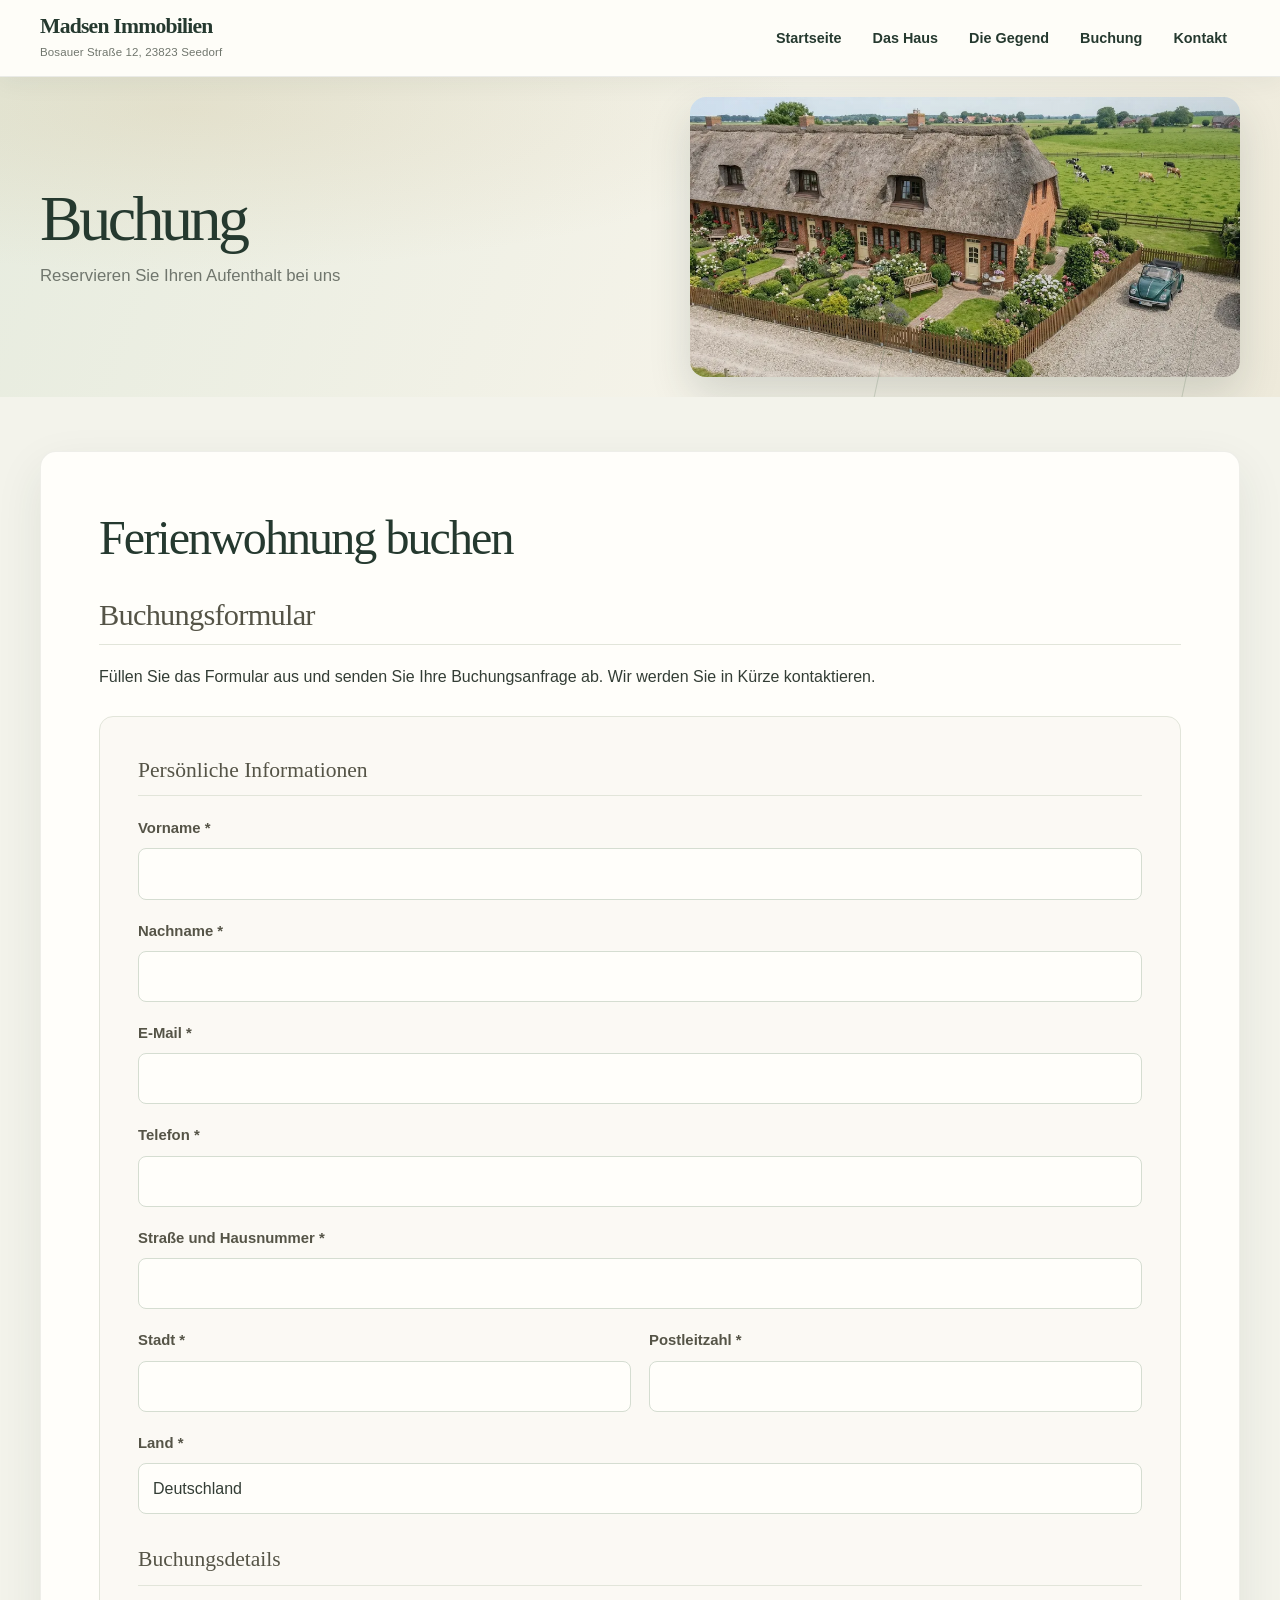
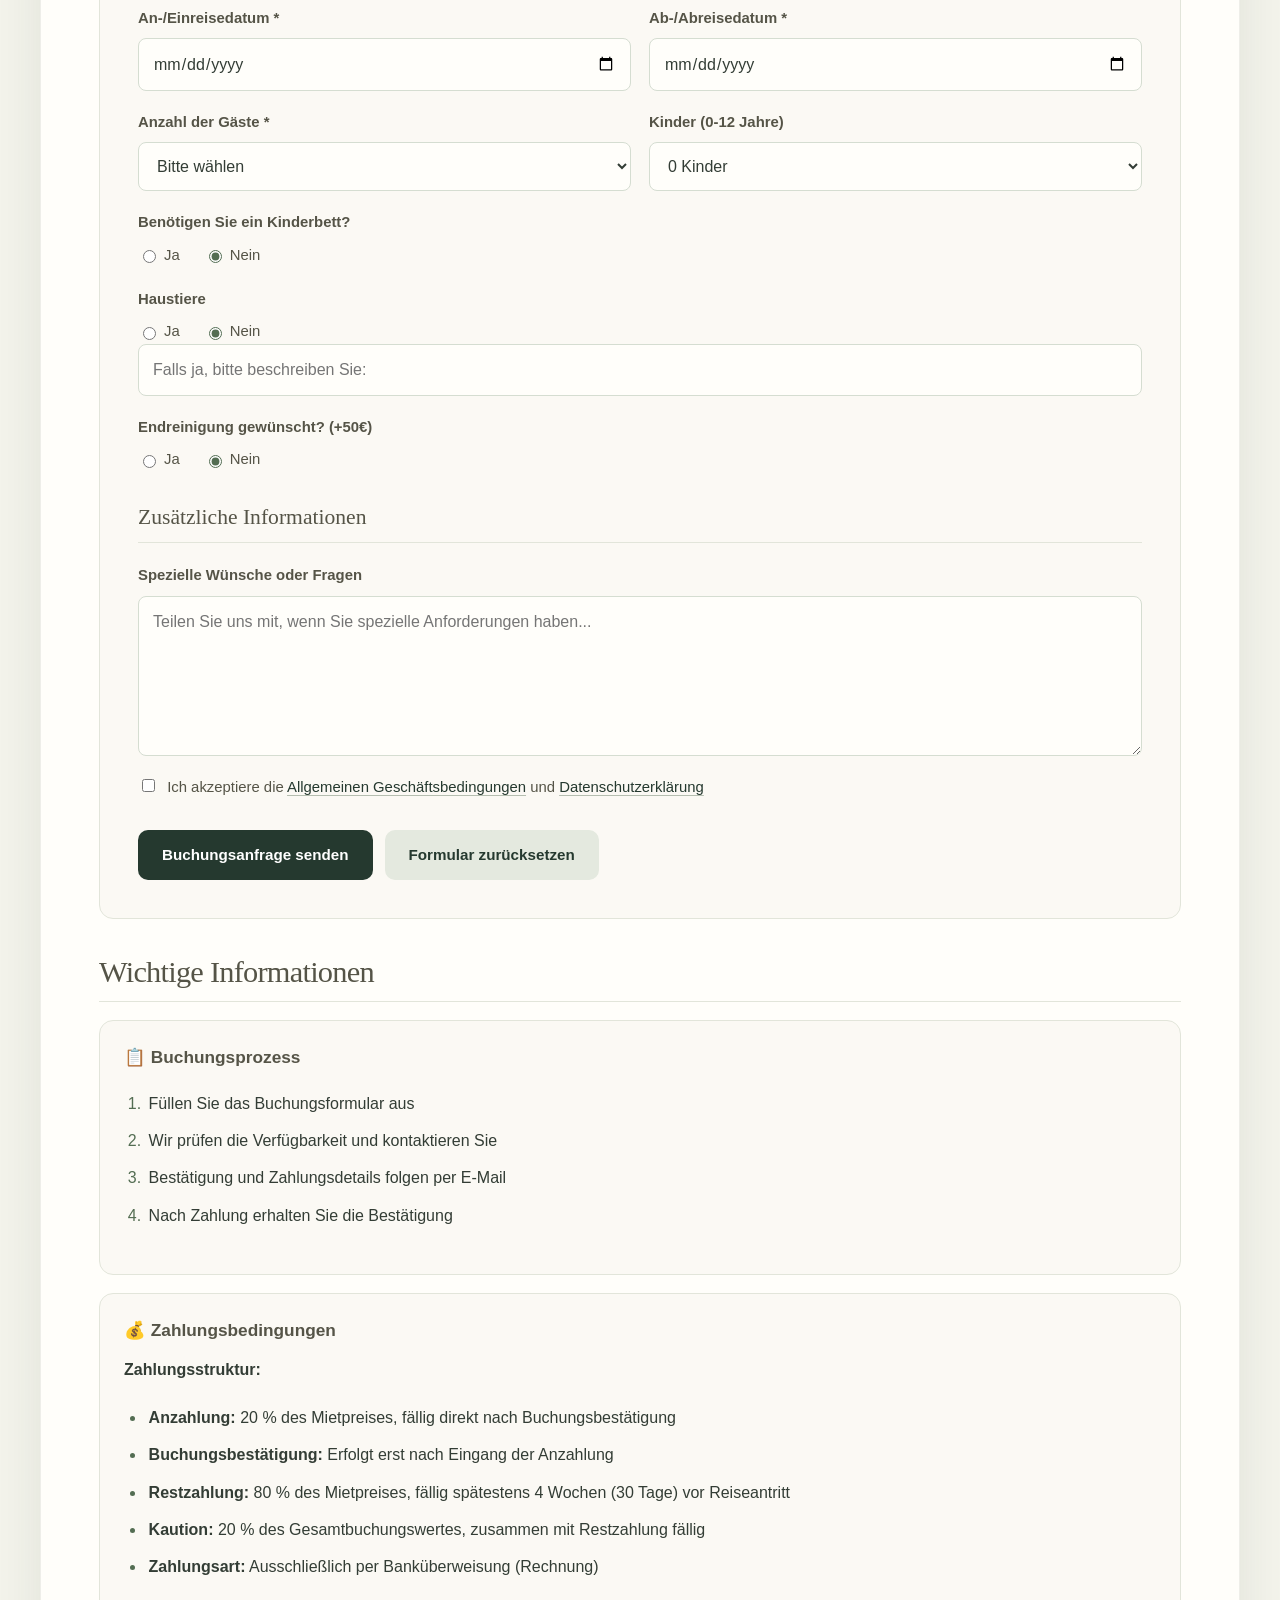
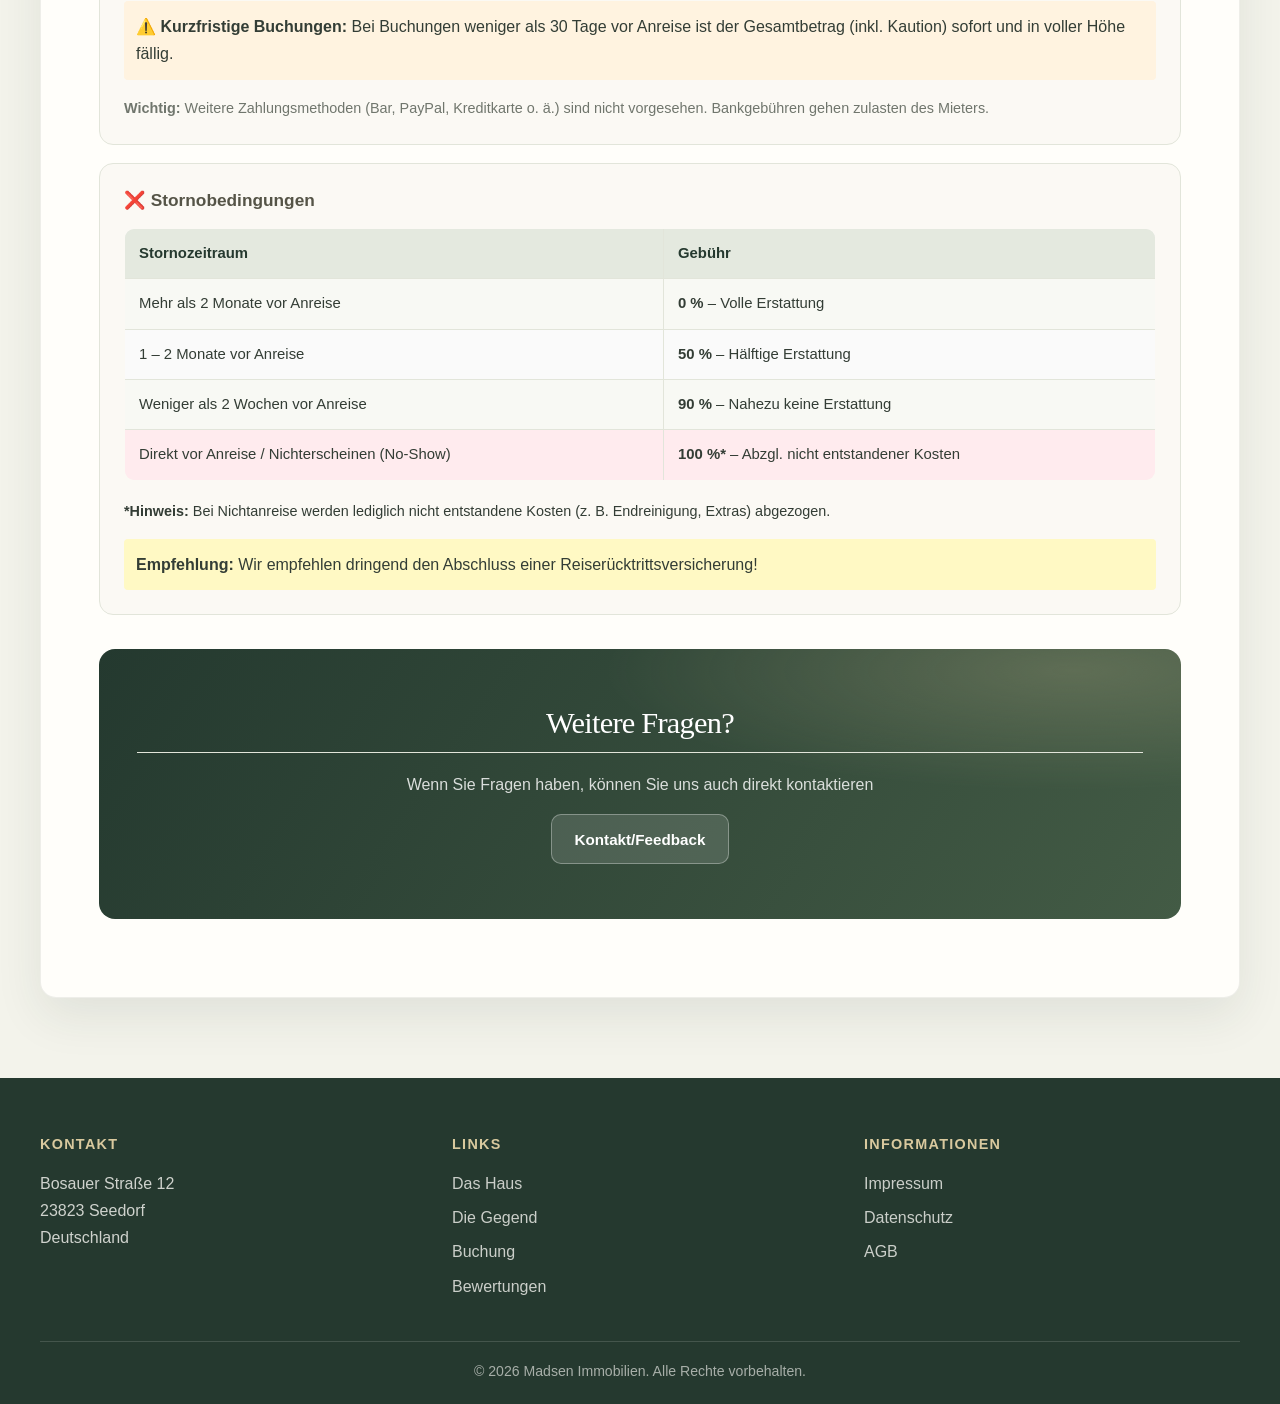
<file: booking.html>
<!DOCTYPE html>
<html lang="de">
<head>
    <meta charset="UTF-8">
    <meta name="viewport" content="width=device-width, initial-scale=1.0">
    <meta name="description" content="Buchen Sie Ihre Ferienwohnung in Seedorf - Einfach und sicher online">
    <title>Buchung - Madsen Immobilien</title>
    <link rel="stylesheet" href="css/style.css">
</head>
<body>
    <!-- Navigation -->
    <nav class="navbar">
        <div class="container">
            <div class="logo">
                <h1>Madsen Immobilien</h1>
                <p class="tagline">Bosauer Straße 12, 23823 Seedorf</p>
            </div>
            <ul class="nav-links">
                <li><a href="index.html">Startseite</a></li>
                <li><a href="about-property.html">Das Haus</a></li>
                <li><a href="about-area.html">Die Gegend</a></li>
                <li><a href="booking.html" class="active">Buchung</a></li>
                <li><a href="feedback.html">Kontakt</a></li>
            </ul>
        </div>
    </nav>

    <!-- Hero Section -->
    <section class="page-hero">
        <div class="hero-content">
            <h2>Buchung</h2>
            <p>Reservieren Sie Ihren Aufenthalt bei uns</p>
        </div>
    </section>

    <!-- Main Content -->
    <main class="container content-section">
        <h1>Ferienwohnung buchen</h1>
        
        <section class="booking-info">
            <h2>Buchungsformular</h2>
            <p>Füllen Sie das Formular aus und senden Sie Ihre Buchungsanfrage ab. Wir werden Sie in Kürze kontaktieren.</p>
        </section>

        <form id="bookingForm" class="booking-form" action="api/booking" method="POST">
            <div class="form-section">
                <h3>Persönliche Informationen</h3>
                
                <div class="form-group">
                    <label for="firstName">Vorname *</label>
                    <input type="text" id="firstName" name="firstName" required>
                </div>

                <div class="form-group">
                    <label for="lastName">Nachname *</label>
                    <input type="text" id="lastName" name="lastName" required>
                </div>

                <div class="form-group">
                    <label for="email">E-Mail *</label>
                    <input type="email" id="email" name="email" required>
                </div>

                <div class="form-group">
                    <label for="phone">Telefon *</label>
                    <input type="tel" id="phone" name="phone" required>
                </div>

                <div class="form-group">
                    <label for="address">Straße und Hausnummer *</label>
                    <input type="text" id="address" name="address" required>
                </div>

                <div class="form-row">
                    <div class="form-group">
                        <label for="city">Stadt *</label>
                        <input type="text" id="city" name="city" required>
                    </div>
                    <div class="form-group">
                        <label for="postalCode">Postleitzahl *</label>
                        <input type="text" id="postalCode" name="postalCode" required>
                    </div>
                </div>

                <div class="form-group">
                    <label for="country">Land *</label>
                    <input type="text" id="country" name="country" value="Deutschland" required>
                </div>
            </div>

            <div class="form-section">
                <h3>Buchungsdetails</h3>
                
                <div class="form-row">
                    <div class="form-group">
                        <label for="checkIn">An-/Einreisedatum *</label>
                        <input type="date" id="checkIn" name="checkIn" required>
                    </div>
                    <div class="form-group">
                        <label for="checkOut">Ab-/Abreisedatum *</label>
                        <input type="date" id="checkOut" name="checkOut" required>
                    </div>
                </div>

                <div class="form-row">
                    <div class="form-group">
                        <label for="guests">Anzahl der Gäste *</label>
                        <select id="guests" name="guests" required>
                            <option value="">Bitte wählen</option>
                            <option value="1">1 Person</option>
                            <option value="2">2 Personen</option>
                            <option value="3">3 Personen</option>
                            <option value="4">4 Personen</option>
                            <option value="5">5 Personen</option>
                            <option value="6">6 Personen</option>
                        </select>
                    </div>
                    <div class="form-group">
                        <label for="children">Kinder (0-12 Jahre)</label>
                        <select id="children" name="children">
                            <option value="0">0 Kinder</option>
                            <option value="1">1 Kind</option>
                            <option value="2">2 Kinder</option>
                            <option value="3">3 Kinder</option>
                        </select>
                    </div>
                </div>

                <div class="form-group">
                    <label for="crib">Benötigen Sie ein Kinderbett?</label>
                    <div class="radio-group">
                        <label><input type="radio" name="crib" value="yes"> Ja</label>
                        <label><input type="radio" name="crib" value="no" checked> Nein</label>
                    </div>
                </div>

                <div class="form-group">
                    <label for="pets">Haustiere</label>
                    <div class="radio-group">
                        <label><input type="radio" name="pets" value="yes"> Ja</label>
                        <label><input type="radio" name="pets" value="no" checked> Nein</label>
                    </div>
                    <input type="text" id="petDetails" name="petDetails" placeholder="Falls ja, bitte beschreiben Sie:" class="hidden-input">
                </div>

                <div class="form-group">
                    <label for="cleaning">Endreinigung gewünscht? (+50€)</label>
                    <div class="radio-group">
                        <label><input type="radio" name="cleaning" value="yes"> Ja</label>
                        <label><input type="radio" name="cleaning" value="no" checked> Nein</label>
                    </div>
                </div>
            </div>

            <div class="form-section">
                <h3>Zusätzliche Informationen</h3>
                
                <div class="form-group">
                    <label for="specialRequests">Spezielle Wünsche oder Fragen</label>
                    <textarea id="specialRequests" name="specialRequests" rows="5" placeholder="Teilen Sie uns mit, wenn Sie spezielle Anforderungen haben..."></textarea>
                </div>

                <div class="form-group">
                    <label for="agreeTerms">
                        <input type="checkbox" id="agreeTerms" name="agreeTerms" required>
                        Ich akzeptiere die <a href="agb.html" target="_blank">Allgemeinen Geschäftsbedingungen</a> und <a href="datenschutz.html" target="_blank">Datenschutzerklärung</a>
                    </label>
                </div>
            </div>

            <div class="form-actions">
                <button type="submit" class="btn btn-primary">Buchungsanfrage senden</button>
                <button type="reset" class="btn btn-secondary">Formular zurücksetzen</button>
            </div>

            <div id="successMessage" class="success-message" style="display:none;">
                ✓ Vielen Dank! Ihre Buchungsanfrage wurde erfolgreich übermittelt. Wir werden uns in Kürze mit Ihnen in Verbindung setzen.
            </div>
            <div id="errorMessage" class="error-message" style="display:none;">
                ✗ Es ist ein Fehler aufgetreten. Bitte versuchen Sie es später erneut oder kontaktieren Sie uns direkt.
            </div>
        </form>

        <section class="booking-info-box">
            <h2>Wichtige Informationen</h2>
            <div class="info-box">
                <h3>📋 Buchungsprozess</h3>
                <ol>
                    <li>Füllen Sie das Buchungsformular aus</li>
                    <li>Wir prüfen die Verfügbarkeit und kontaktieren Sie</li>
                    <li>Bestätigung und Zahlungsdetails folgen per E-Mail</li>
                    <li>Nach Zahlung erhalten Sie die Bestätigung</li>
                </ol>
            </div>

            <div class="info-box">
                <h3>💰 Zahlungsbedingungen</h3>
                <p><strong>Zahlungsstruktur:</strong></p>
                <ul>
                    <li><strong>Anzahlung:</strong> 20 % des Mietpreises, fällig direkt nach Buchungsbestätigung</li>
                    <li><strong>Buchungsbestätigung:</strong> Erfolgt erst nach Eingang der Anzahlung</li>
                    <li><strong>Restzahlung:</strong> 80 % des Mietpreises, fällig spätestens 4 Wochen (30 Tage) vor Reiseantritt</li>
                    <li><strong>Kaution:</strong> 20 % des Gesamtbuchungswertes, zusammen mit Restzahlung fällig</li>
                    <li><strong>Zahlungsart:</strong> Ausschließlich per Banküberweisung (Rechnung)</li>
                </ul>
                <p style="margin-top: 1rem; padding: 0.75rem; background-color: #fff3e0; border-radius: 4px;"><strong>⚠️ Kurzfristige Buchungen:</strong> Bei Buchungen weniger als 30 Tage vor Anreise ist der Gesamtbetrag (inkl. Kaution) sofort und in voller Höhe fällig.</p>
                <p style="margin-top: 1rem; font-size: 0.9rem; color: var(--text-light);"><strong>Wichtig:</strong> Weitere Zahlungsmethoden (Bar, PayPal, Kreditkarte o. ä.) sind nicht vorgesehen. Bankgebühren gehen zulasten des Mieters.</p>
            </div>

            <div class="info-box">
                <h3>❌ Stornobedingungen</h3>
                <table style="width: 100%; border-collapse: collapse; margin-top: 1rem;">
                    <tr style="background-color: #f5f5f5;">
                        <th style="border: 1px solid #ddd; padding: 0.75rem; text-align: left;">Stornozeitraum</th>
                        <th style="border: 1px solid #ddd; padding: 0.75rem; text-align: left;">Gebühr</th>
                    </tr>
                    <tr>
                        <td style="border: 1px solid #ddd; padding: 0.75rem;">Mehr als 2 Monate vor Anreise</td>
                        <td style="border: 1px solid #ddd; padding: 0.75rem;"><strong>0 %</strong> – Volle Erstattung</td>
                    </tr>
                    <tr style="background-color: #fafafa;">
                        <td style="border: 1px solid #ddd; padding: 0.75rem;">1 – 2 Monate vor Anreise</td>
                        <td style="border: 1px solid #ddd; padding: 0.75rem;"><strong>50 %</strong> – Hälftige Erstattung</td>
                    </tr>
                    <tr>
                        <td style="border: 1px solid #ddd; padding: 0.75rem;">Weniger als 2 Wochen vor Anreise</td>
                        <td style="border: 1px solid #ddd; padding: 0.75rem;"><strong>90 %</strong> – Nahezu keine Erstattung</td>
                    </tr>
                    <tr style="background-color: #ffebee;">
                        <td style="border: 1px solid #ddd; padding: 0.75rem;">Direkt vor Anreise / Nichterscheinen (No-Show)</td>
                        <td style="border: 1px solid #ddd; padding: 0.75rem;"><strong>100 %*</strong> – Abzgl. nicht entstandener Kosten</td>
                    </tr>
                </table>
                <p style="margin-top: 1rem; font-size: 0.9rem;"><strong>*Hinweis:</strong> Bei Nichtanreise werden lediglich nicht entstandene Kosten (z. B. Endreinigung, Extras) abgezogen.</p>
                <p style="margin-top: 0.75rem; padding: 0.75rem; background-color: #fff9c4; border-radius: 4px;"><strong>Empfehlung:</strong> Wir empfehlen dringend den Abschluss einer Reiserücktrittsversicherung!</p>
            </div>
        </section>

        <section class="cta-section">
            <h2 style="color: white;">Weitere Fragen?</h2>
            <p>Wenn Sie Fragen haben, können Sie uns auch direkt kontaktieren</p>
            <a href="feedback.html" class="btn btn-secondary">Kontakt/Feedback</a>
        </section>
    </main>

    <!-- Footer -->
    <footer class="footer">
        <div class="container">
            <div class="footer-content">
                <div class="footer-section">
                    <h4>Kontakt</h4>
                    <p>Bosauer Straße 12<br>23823 Seedorf<br>Deutschland</p>
                </div>
                <div class="footer-section">
                    <h4>Links</h4>
                    <ul>
                        <li><a href="about-property.html">Das Haus</a></li>
                        <li><a href="about-area.html">Die Gegend</a></li>
                        <li><a href="booking.html">Buchung</a></li>
                        <li><a href="feedback.html">Bewertungen</a></li>
                    </ul>
                </div>
                <div class="footer-section">
                    <h4>Informationen</h4>
                    <ul>
                        <li><a href="impressum.html">Impressum</a></li>
                        <li><a href="datenschutz.html">Datenschutz</a></li>
                        <li><a href="agb.html">AGB</a></li>
                    </ul>
                </div>
            </div>
            <div class="footer-bottom">
                <p>&copy; 2026 Madsen Immobilien. Alle Rechte vorbehalten.</p>
            </div>
        </div>
    </footer>

    <script src="js/main.js"></script>
    <script src="js/booking.js"></script>
</body>
</html>
</file>
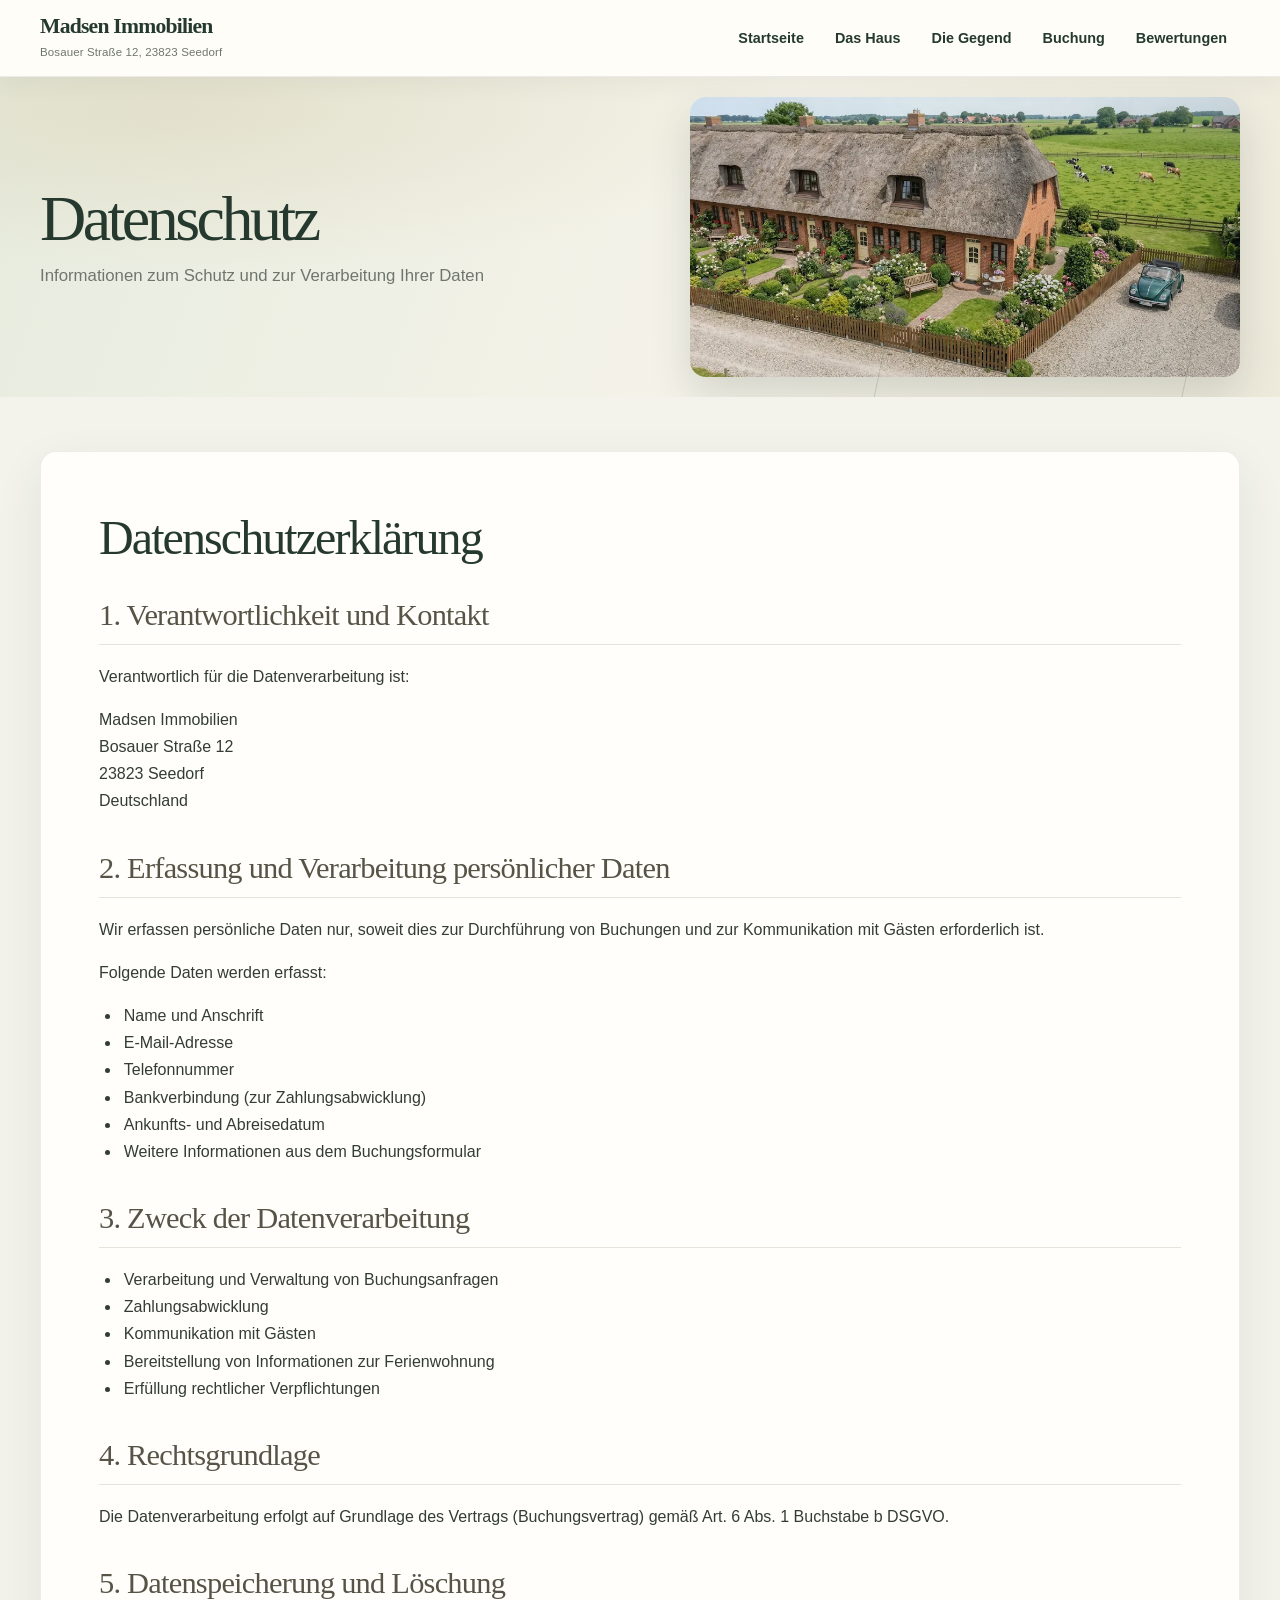
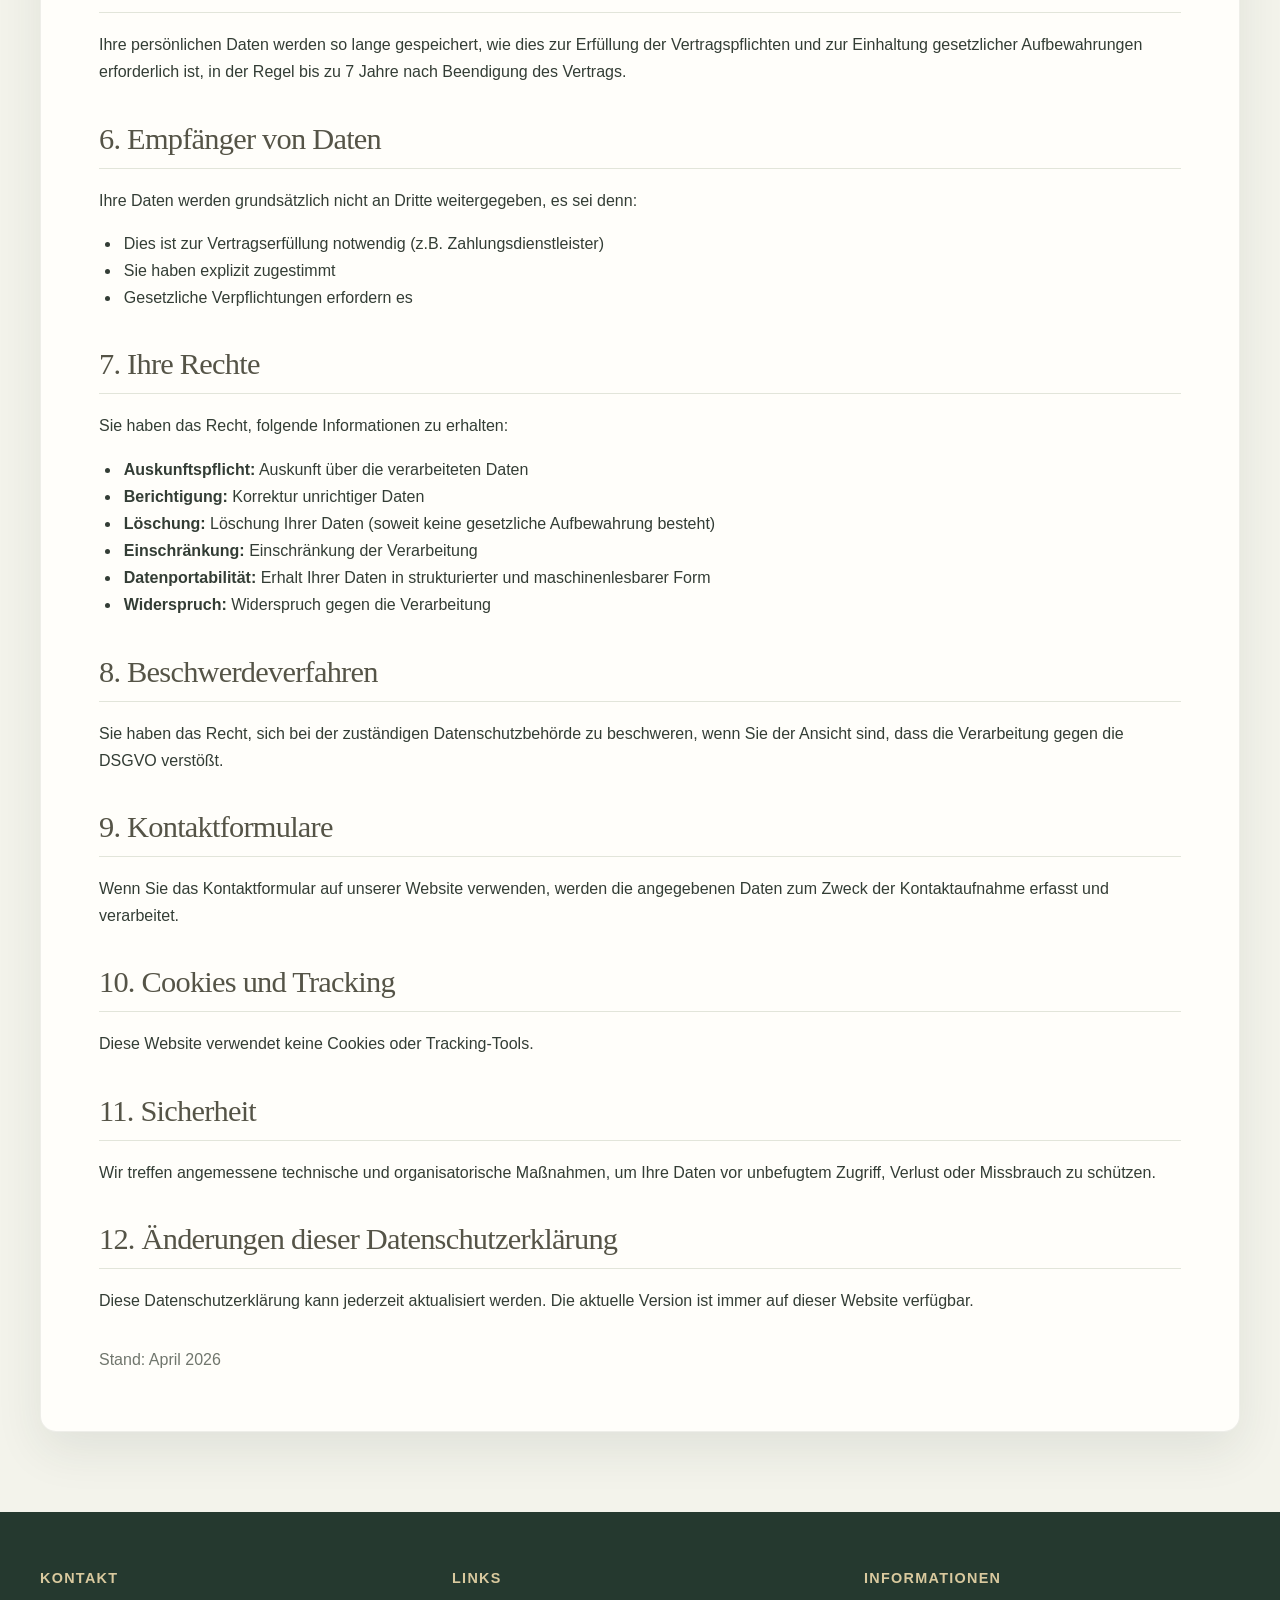
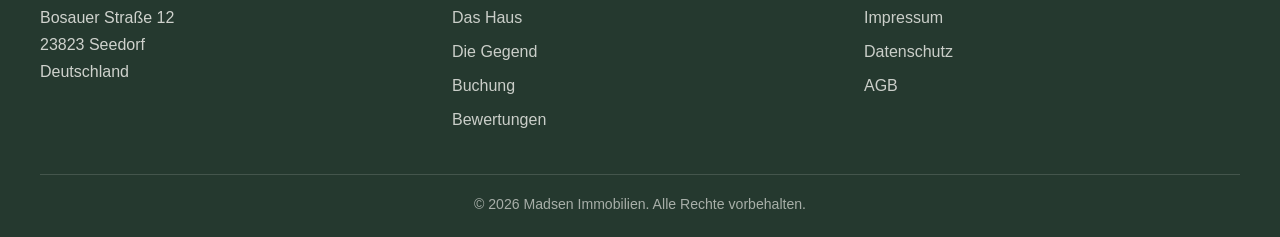
<file: datenschutz.html>
<!DOCTYPE html>
<html lang="de">
<head>
    <meta charset="UTF-8">
    <meta name="viewport" content="width=device-width, initial-scale=1.0">
    <meta name="description" content="Datenschutzerklärung - Reethus Birgit">
    <title>Datenschutz - Madsen Immobilien</title>
    <link rel="stylesheet" href="css/style.css">
</head>
<body>
    <!-- Navigation -->
    <nav class="navbar">
        <div class="container">
            <div class="logo">
                <h1>Madsen Immobilien</h1>
                <p class="tagline">Bosauer Straße 12, 23823 Seedorf</p>
            </div>
            <ul class="nav-links">
                <li><a href="index.html">Startseite</a></li>
                <li><a href="about-property.html">Das Haus</a></li>
                <li><a href="about-area.html">Die Gegend</a></li>
                <li><a href="booking.html">Buchung</a></li>
                <li><a href="feedback.html">Bewertungen</a></li>
            </ul>
        </div>
    </nav>

    <section class="page-hero">
        <div class="hero-content">
            <h2>Datenschutz</h2>
            <p>Informationen zum Schutz und zur Verarbeitung Ihrer Daten</p>
        </div>
    </section>

    <!-- Main Content -->
    <main class="container content-section">
        <h1>Datenschutzerklärung</h1>

        <section>
            <h2>1. Verantwortlichkeit und Kontakt</h2>
            <p>Verantwortlich für die Datenverarbeitung ist:</p>
            <p>
                Madsen Immobilien<br>
                Bosauer Straße 12<br>
                23823 Seedorf<br>
                Deutschland
            </p>
        </section>

        <section>
            <h2>2. Erfassung und Verarbeitung persönlicher Daten</h2>
            <p>Wir erfassen persönliche Daten nur, soweit dies zur Durchführung von Buchungen und zur Kommunikation mit Gästen erforderlich ist.</p>
            <p>Folgende Daten werden erfasst:</p>
            <ul>
                <li>Name und Anschrift</li>
                <li>E-Mail-Adresse</li>
                <li>Telefonnummer</li>
                <li>Bankverbindung (zur Zahlungsabwicklung)</li>
                <li>Ankunfts- und Abreisedatum</li>
                <li>Weitere Informationen aus dem Buchungsformular</li>
            </ul>
        </section>

        <section>
            <h2>3. Zweck der Datenverarbeitung</h2>
            <ul>
                <li>Verarbeitung und Verwaltung von Buchungsanfragen</li>
                <li>Zahlungsabwicklung</li>
                <li>Kommunikation mit Gästen</li>
                <li>Bereitstellung von Informationen zur Ferienwohnung</li>
                <li>Erfüllung rechtlicher Verpflichtungen</li>
            </ul>
        </section>

        <section>
            <h2>4. Rechtsgrundlage</h2>
            <p>Die Datenverarbeitung erfolgt auf Grundlage des Vertrags (Buchungsvertrag) gemäß Art. 6 Abs. 1 Buchstabe b DSGVO.</p>
        </section>

        <section>
            <h2>5. Datenspeicherung und Löschung</h2>
            <p>Ihre persönlichen Daten werden so lange gespeichert, wie dies zur Erfüllung der Vertragspflichten und zur Einhaltung gesetzlicher Aufbewahrungen erforderlich ist, in der Regel bis zu 7 Jahre nach Beendigung des Vertrags.</p>
        </section>

        <section>
            <h2>6. Empfänger von Daten</h2>
            <p>Ihre Daten werden grundsätzlich nicht an Dritte weitergegeben, es sei denn:</p>
            <ul>
                <li>Dies ist zur Vertragserfüllung notwendig (z.B. Zahlungsdienstleister)</li>
                <li>Sie haben explizit zugestimmt</li>
                <li>Gesetzliche Verpflichtungen erfordern es</li>
            </ul>
        </section>

        <section>
            <h2>7. Ihre Rechte</h2>
            <p>Sie haben das Recht, folgende Informationen zu erhalten:</p>
            <ul>
                <li><strong>Auskunftspflicht:</strong> Auskunft über die verarbeiteten Daten</li>
                <li><strong>Berichtigung:</strong> Korrektur unrichtiger Daten</li>
                <li><strong>Löschung:</strong> Löschung Ihrer Daten (soweit keine gesetzliche Aufbewahrung besteht)</li>
                <li><strong>Einschränkung:</strong> Einschränkung der Verarbeitung</li>
                <li><strong>Datenportabilität:</strong> Erhalt Ihrer Daten in strukturierter und maschinenlesbarer Form</li>
                <li><strong>Widerspruch:</strong> Widerspruch gegen die Verarbeitung</li>
            </ul>
        </section>

        <section>
            <h2>8. Beschwerdeverfahren</h2>
            <p>Sie haben das Recht, sich bei der zuständigen Datenschutzbehörde zu beschweren, wenn Sie der Ansicht sind, dass die Verarbeitung gegen die DSGVO verstößt.</p>
        </section>

        <section>
            <h2>9. Kontaktformulare</h2>
            <p>Wenn Sie das Kontaktformular auf unserer Website verwenden, werden die angegebenen Daten zum Zweck der Kontaktaufnahme erfasst und verarbeitet.</p>
        </section>

        <section>
            <h2>10. Cookies und Tracking</h2>
            <p>Diese Website verwendet keine Cookies oder Tracking-Tools.</p>
        </section>

        <section>
            <h2>11. Sicherheit</h2>
            <p>Wir treffen angemessene technische und organisatorische Maßnahmen, um Ihre Daten vor unbefugtem Zugriff, Verlust oder Missbrauch zu schützen.</p>
        </section>

        <section>
            <h2>12. Änderungen dieser Datenschutzerklärung</h2>
            <p>Diese Datenschutzerklärung kann jederzeit aktualisiert werden. Die aktuelle Version ist immer auf dieser Website verfügbar.</p>
        </section>

        <p style="margin-top: 2rem; color: var(--text-light);">Stand: April 2026</p>
    </main>

    <!-- Footer -->
    <footer class="footer">
        <div class="container">
            <div class="footer-content">
                <div class="footer-section">
                    <h4>Kontakt</h4>
                    <p>Bosauer Straße 12<br>23823 Seedorf<br>Deutschland</p>
                </div>
                <div class="footer-section">
                    <h4>Links</h4>
                    <ul>
                        <li><a href="about-property.html">Das Haus</a></li>
                        <li><a href="about-area.html">Die Gegend</a></li>
                        <li><a href="booking.html">Buchung</a></li>
                        <li><a href="feedback.html">Bewertungen</a></li>
                    </ul>
                </div>
                <div class="footer-section">
                    <h4>Informationen</h4>
                    <ul>
                        <li><a href="impressum.html">Impressum</a></li>
                        <li><a href="datenschutz.html">Datenschutz</a></li>
                        <li><a href="agb.html">AGB</a></li>
                    </ul>
                </div>
            </div>
            <div class="footer-bottom">
                <p>&copy; 2026 Madsen Immobilien. Alle Rechte vorbehalten.</p>
            </div>
        </div>
    </footer>

    <script src="js/main.js"></script>
</body>
</html>
</file>
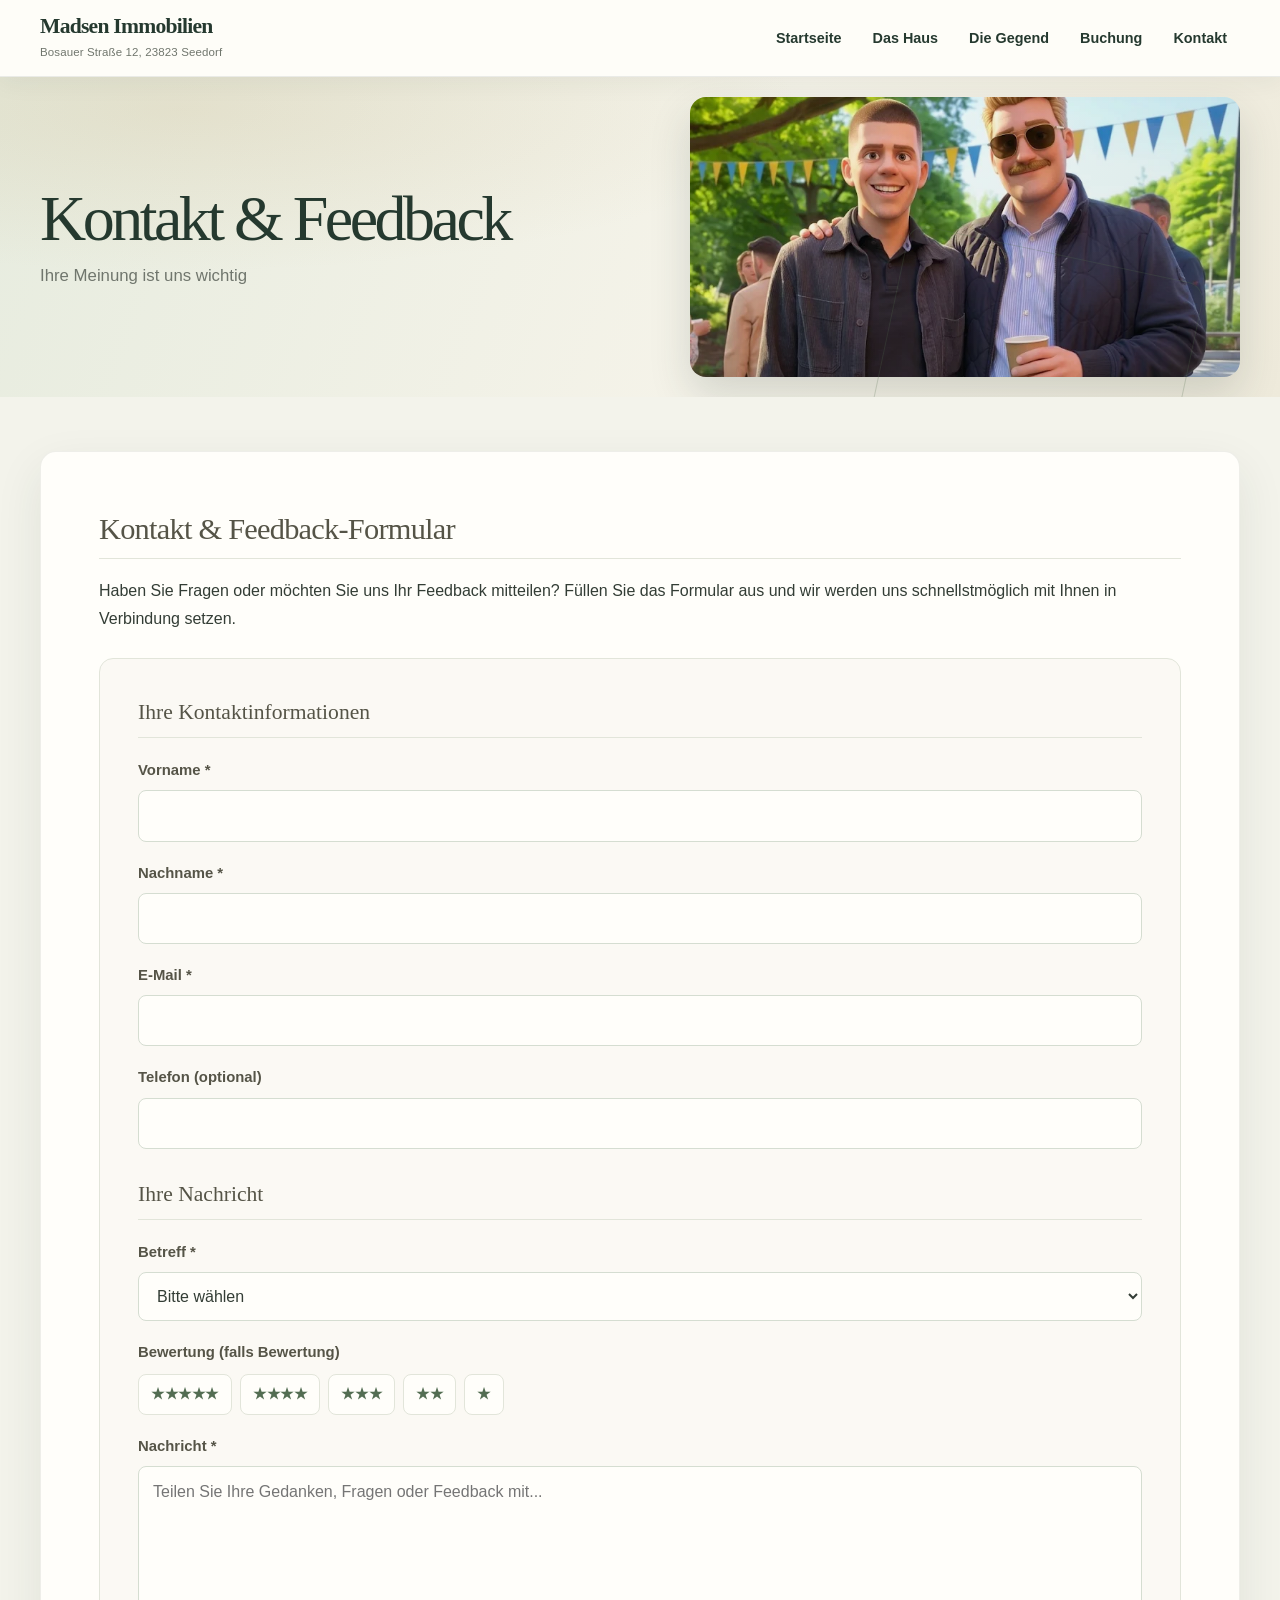
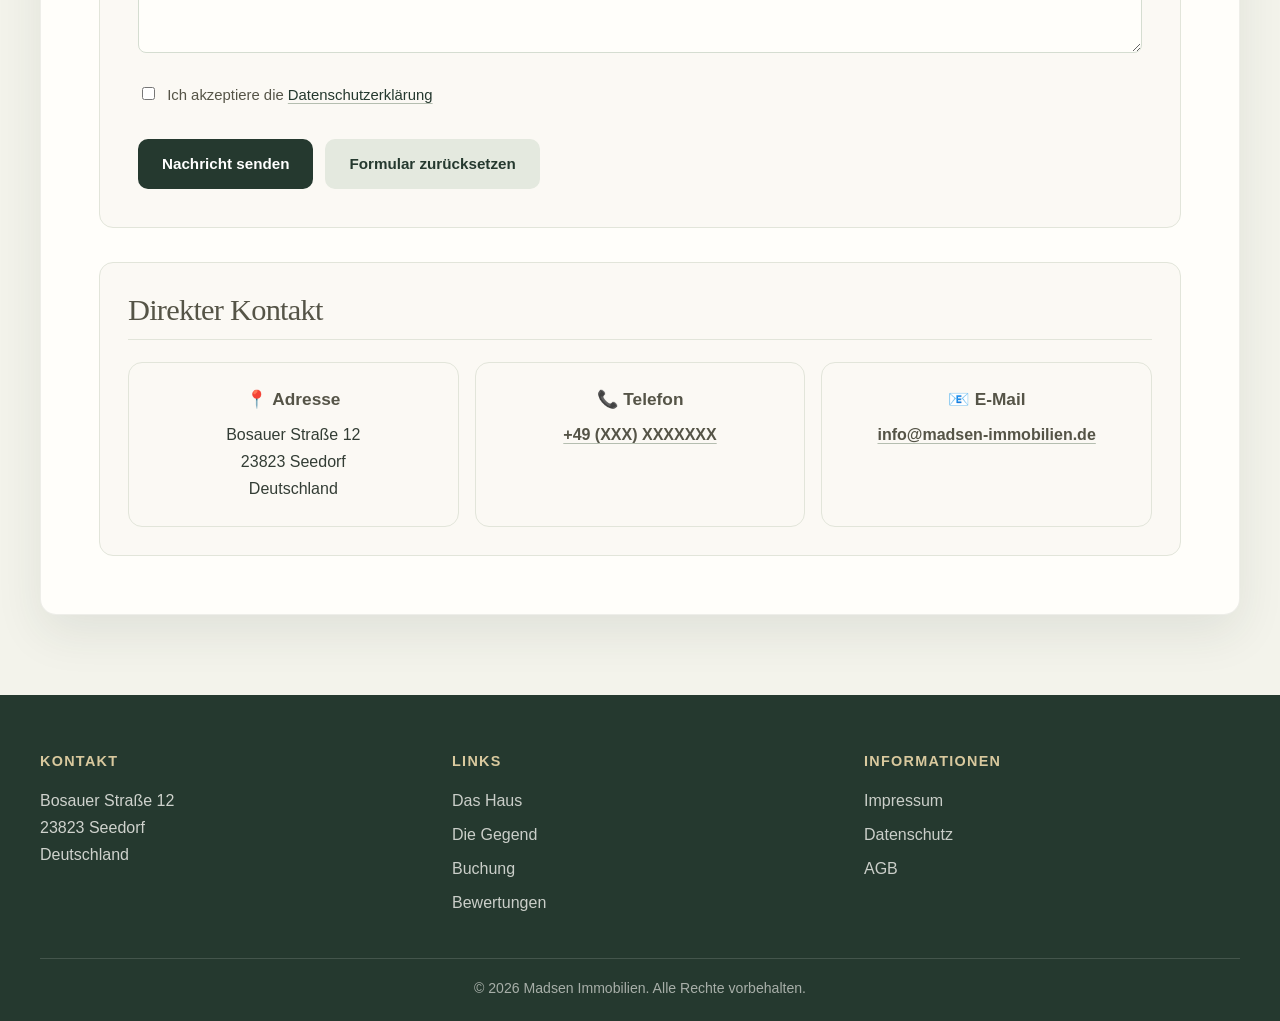
<file: feedback.html>
<!DOCTYPE html>
<html lang="de">
<head>
    <meta charset="UTF-8">
    <meta name="viewport" content="width=device-width, initial-scale=1.0">
    <meta name="description" content="Bewertungen und Feedback von Gästen - Kontaktformular für Fragen">
    <title>Bewertungen & Feedback - Madsen Immobilien</title>
    <link rel="stylesheet" href="css/style.css">
</head>
<body class="contact-page">
    <!-- Navigation -->
    <nav class="navbar">
        <div class="container">
            <div class="logo">
                <h1>Madsen Immobilien</h1>
                <p class="tagline">Bosauer Straße 12, 23823 Seedorf</p>
            </div>
            <ul class="nav-links">
                <li><a href="index.html">Startseite</a></li>
                <li><a href="about-property.html">Das Haus</a></li>
                <li><a href="about-area.html">Die Gegend</a></li>
                <li><a href="booking.html">Buchung</a></li>
                <li><a href="feedback.html" class="active">Kontakt</a></li>
            </ul>
        </div>
    </nav>

    <!-- Hero Section -->
    <section class="page-hero">
        <div class="hero-content">
            <h2>Kontakt & Feedback</h2>
            <p>Ihre Meinung ist uns wichtig</p>
        </div>
    </section>

    <!-- Main Content -->
    <main class="container content-section">

        <!-- Reviews Section will be populated with real guest reviews -->

        <!-- Feedback Form Section -->
        <section class="feedback-section">
            <h2>Kontakt & Feedback-Formular</h2>
            <p>Haben Sie Fragen oder möchten Sie uns Ihr Feedback mitteilen? Füllen Sie das Formular aus und wir werden uns schnellstmöglich mit Ihnen in Verbindung setzen.</p>

            <form id="feedbackForm" class="feedback-form" action="api/feedback" method="POST">
                <div class="form-section">
                    <h3>Ihre Kontaktinformationen</h3>
                    
                    <div class="form-group">
                        <label for="feedbackFirstName">Vorname *</label>
                        <input type="text" id="feedbackFirstName" name="firstName" required>
                    </div>

                    <div class="form-group">
                        <label for="feedbackLastName">Nachname *</label>
                        <input type="text" id="feedbackLastName" name="lastName" required>
                    </div>

                    <div class="form-group">
                        <label for="feedbackEmail">E-Mail *</label>
                        <input type="email" id="feedbackEmail" name="email" required>
                    </div>

                    <div class="form-group">
                        <label for="feedbackPhone">Telefon (optional)</label>
                        <input type="tel" id="feedbackPhone" name="phone">
                    </div>
                </div>

                <div class="form-section">
                    <h3>Ihre Nachricht</h3>
                    
                    <div class="form-group">
                        <label for="subject">Betreff *</label>
                        <select id="subject" name="subject" required>
                            <option value="">Bitte wählen</option>
                            <option value="booking">Buchungsanfrage</option>
                            <option value="review">Bewertung hinterlassen</option>
                            <option value="question">Frage</option>
                            <option value="complaint">Beschwerde</option>
                            <option value="suggestion">Vorschlag</option>
                            <option value="other">Sonstiges</option>
                        </select>
                    </div>

                    <div class="form-group">
                        <label for="rating">Bewertung (falls Bewertung)</label>
                        <div class="rating-input">
                            <input type="radio" id="star5" name="rating" value="5">
                            <label for="star5">★★★★★</label>
                            
                            <input type="radio" id="star4" name="rating" value="4">
                            <label for="star4">★★★★</label>
                            
                            <input type="radio" id="star3" name="rating" value="3">
                            <label for="star3">★★★</label>
                            
                            <input type="radio" id="star2" name="rating" value="2">
                            <label for="star2">★★</label>
                            
                            <input type="radio" id="star1" name="rating" value="1">
                            <label for="star1">★</label>
                        </div>
                    </div>

                    <div class="form-group">
                        <label for="feedbackMessage">Nachricht *</label>
                        <textarea id="feedbackMessage" name="message" rows="6" placeholder="Teilen Sie Ihre Gedanken, Fragen oder Feedback mit..." required></textarea>
                    </div>
                </div>

                <div class="form-section">
                    <div class="form-group">
                        <label for="feedbackAgree">
                            <input type="checkbox" id="feedbackAgree" name="agreePrivacy" required>
                            Ich akzeptiere die <a href="datenschutz.html" target="_blank">Datenschutzerklärung</a>
                        </label>
                    </div>
                </div>

                <div class="form-actions">
                    <button type="submit" class="btn btn-primary">Nachricht senden</button>
                    <button type="reset" class="btn btn-secondary">Formular zurücksetzen</button>
                </div>

                <div id="feedbackSuccessMessage" class="success-message" style="display:none;">
                    ✓ Vielen Dank für Ihr Feedback! Wir haben Ihre Nachricht erhalten und werden uns bald mit Ihnen in Verbindung setzen.
                </div>
                <div id="feedbackErrorMessage" class="error-message" style="display:none;">
                    ✗ Es ist ein Fehler aufgetreten. Bitte versuchen Sie es später erneut oder kontaktieren Sie uns direkt.
                </div>
            </form>
        </section>

        <section class="contact-section">
            <h2>Direkter Kontakt</h2>
            <div class="contact-info">
                <div class="contact-item">
                    <h3>📍 Adresse</h3>
                    <p>Bosauer Straße 12<br>23823 Seedorf<br>Deutschland</p>
                </div>
                <div class="contact-item">
                    <h3>📞 Telefon</h3>
                    <p><a href="tel:+49">+49 (XXX) XXXXXXX</a></p>
                </div>
                <div class="contact-item">
                    <h3>📧 E-Mail</h3>
                    <p><a href="mailto:info@madsen-immobilien.de">info@madsen-immobilien.de</a></p>
                </div>
            </div>
        </section>
    </main>

    <!-- Footer -->
    <footer class="footer">
        <div class="container">
            <div class="footer-content">
                <div class="footer-section">
                    <h4>Kontakt</h4>
                    <p>Bosauer Straße 12<br>23823 Seedorf<br>Deutschland</p>
                </div>
                <div class="footer-section">
                    <h4>Links</h4>
                    <ul>
                        <li><a href="about-property.html">Das Haus</a></li>
                        <li><a href="about-area.html">Die Gegend</a></li>
                        <li><a href="booking.html">Buchung</a></li>
                        <li><a href="feedback.html">Bewertungen</a></li>
                    </ul>
                </div>
                <div class="footer-section">
                    <h4>Informationen</h4>
                    <ul>
                        <li><a href="impressum.html">Impressum</a></li>
                        <li><a href="datenschutz.html">Datenschutz</a></li>
                        <li><a href="agb.html">AGB</a></li>
                    </ul>
                </div>
            </div>
            <div class="footer-bottom">
                <p>&copy; 2026 Madsen Immobilien. Alle Rechte vorbehalten.</p>
            </div>
        </div>
    </footer>

    <script src="js/main.js"></script>
    <script src="js/feedback.js"></script>
</body>
</html>
</file>
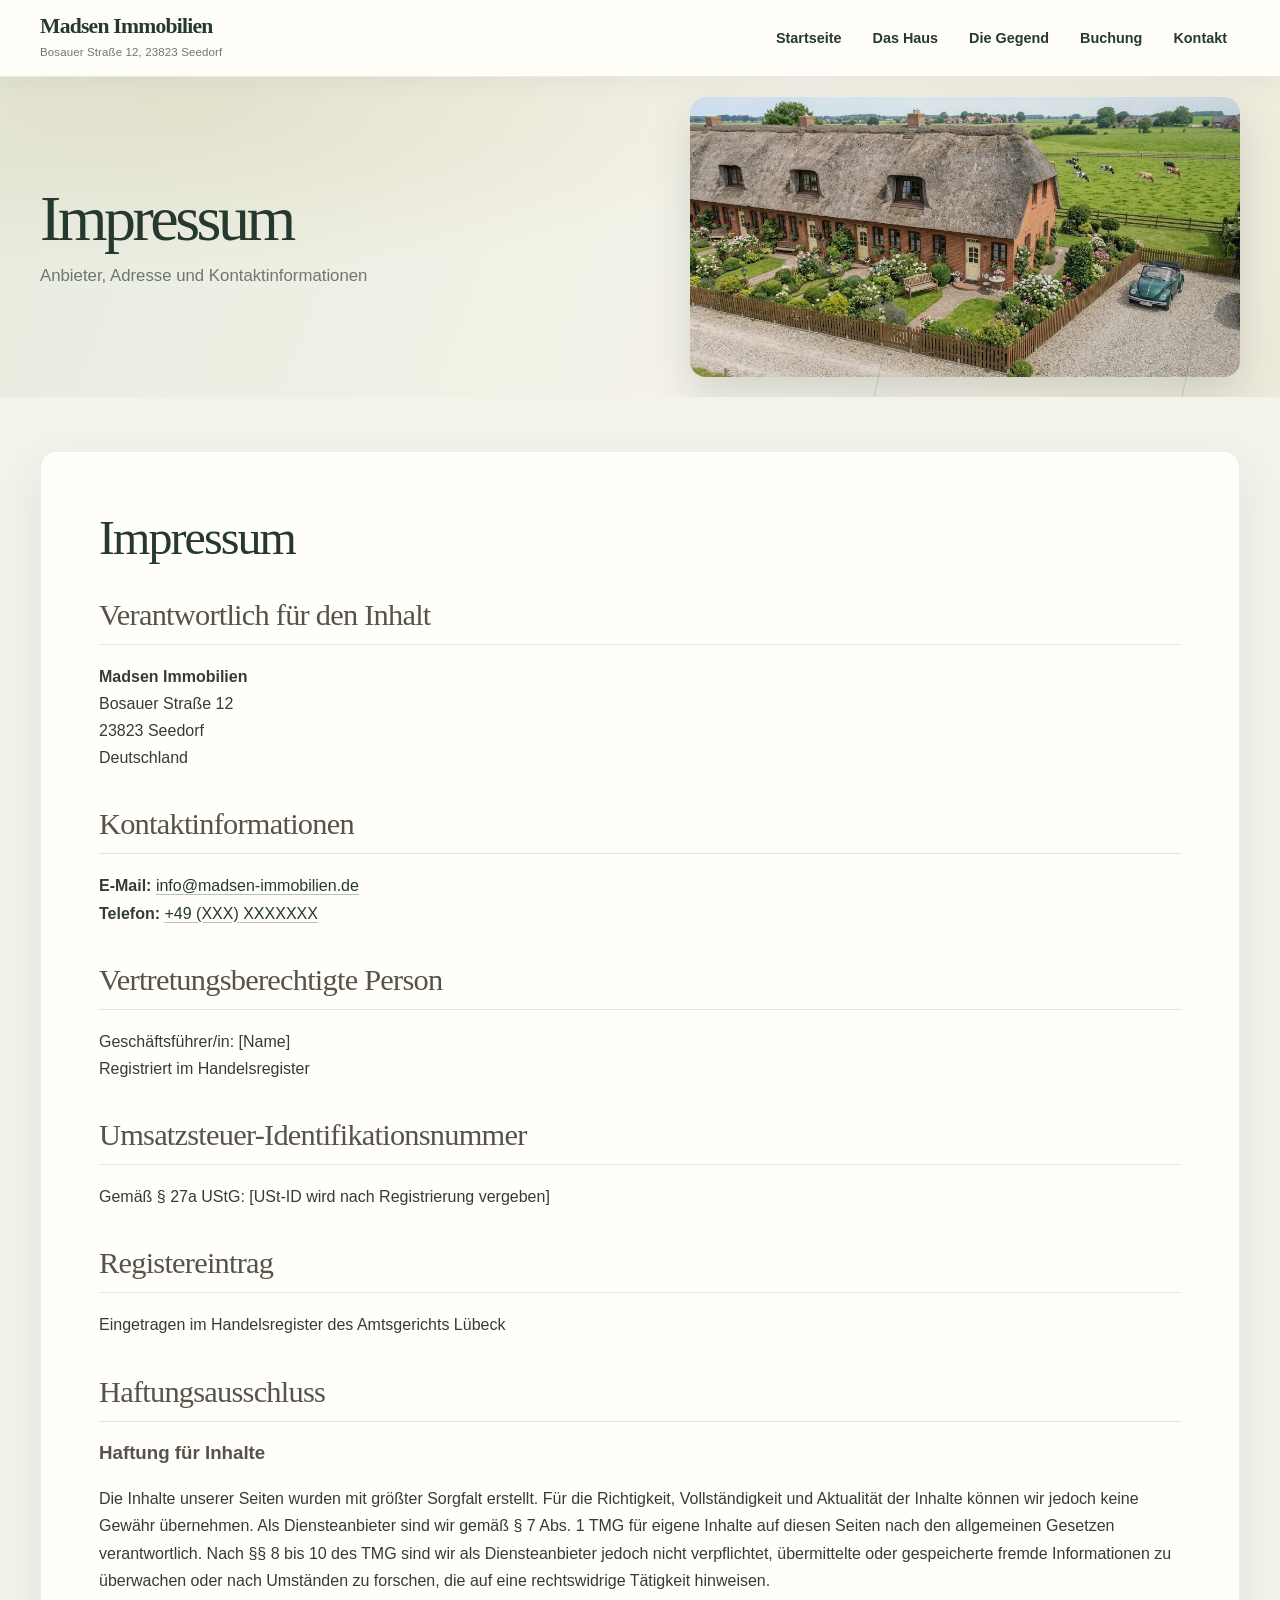
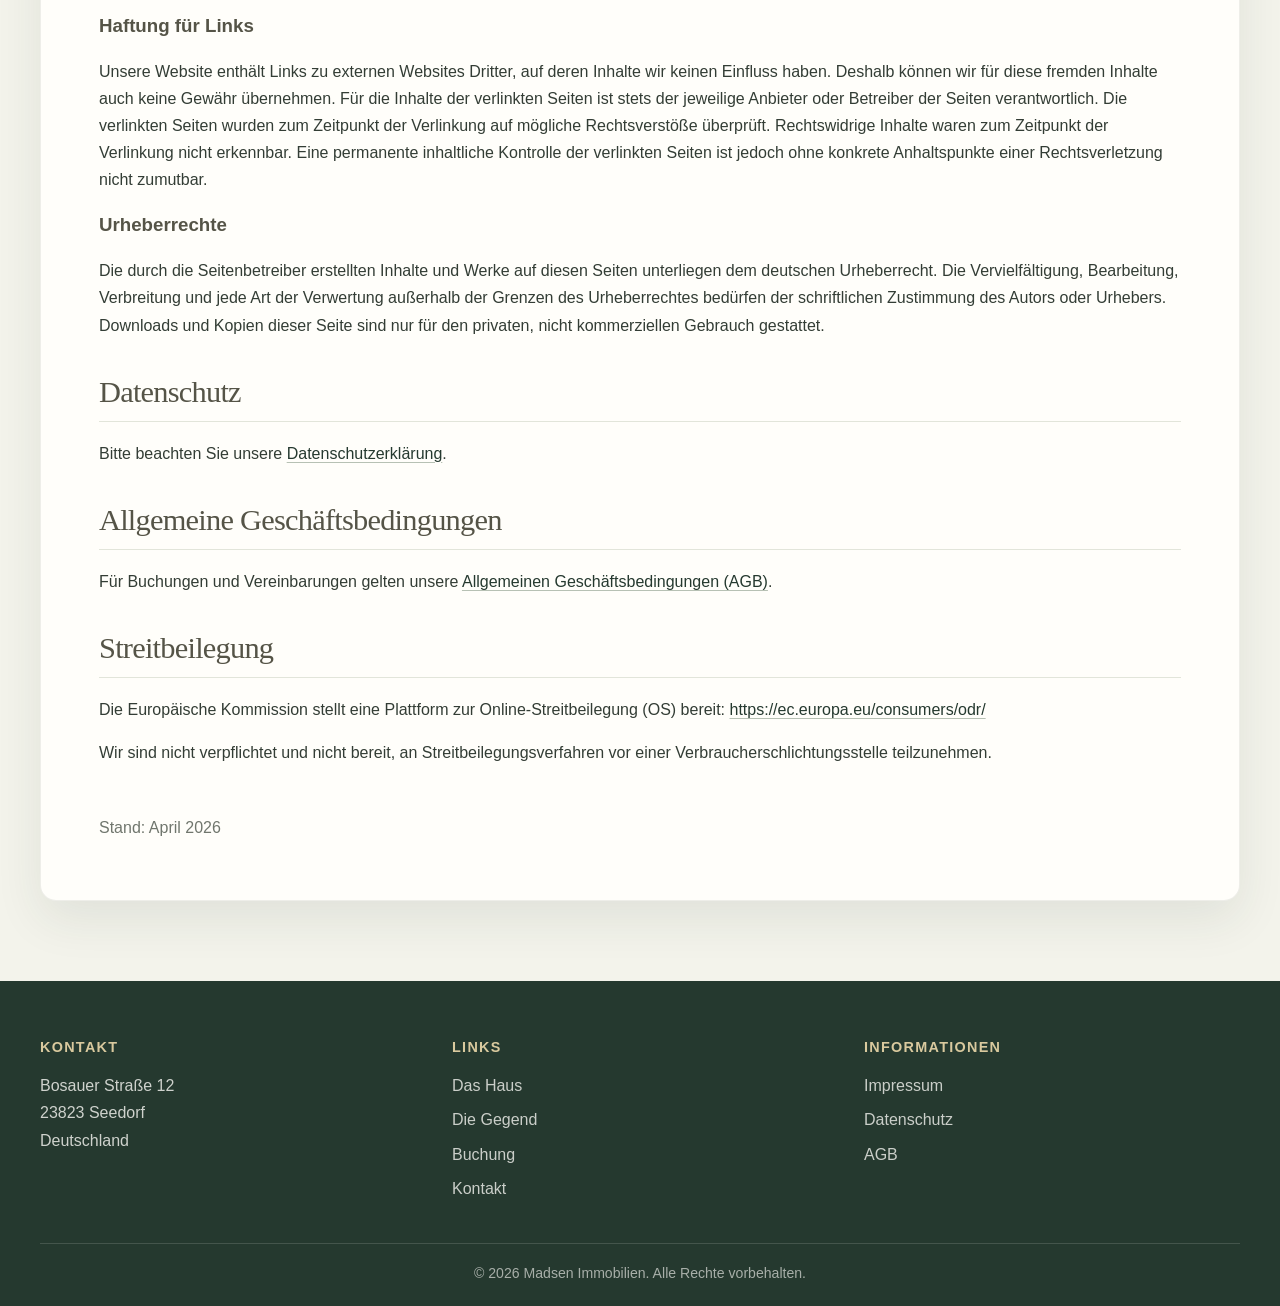
<file: impressum.html>
<!DOCTYPE html>
<html lang="de">
<head>
    <meta charset="UTF-8">
    <meta name="viewport" content="width=device-width, initial-scale=1.0">
    <meta name="description" content="Impressum - Reethus Birgit Ferienwohnung">
    <title>Impressum - Madsen Immobilien</title>
    <link rel="stylesheet" href="css/style.css">
</head>
<body>
    <!-- Navigation -->
    <nav class="navbar">
        <div class="container">
            <div class="logo">
                <h1>Madsen Immobilien</h1>
                <p class="tagline">Bosauer Straße 12, 23823 Seedorf</p>
            </div>
            <ul class="nav-links">
                <li><a href="index.html">Startseite</a></li>
                <li><a href="about-property.html">Das Haus</a></li>
                <li><a href="about-area.html">Die Gegend</a></li>
                <li><a href="booking.html">Buchung</a></li>
                <li><a href="feedback.html">Kontakt</a></li>
            </ul>
        </div>
    </nav>

    <section class="page-hero">
        <div class="hero-content">
            <h2>Impressum</h2>
            <p>Anbieter, Adresse und Kontaktinformationen</p>
        </div>
    </section>

    <!-- Main Content -->
    <main class="container content-section">
        <h1>Impressum</h1>

        <section>
            <h2>Verantwortlich für den Inhalt</h2>
            <p>
                <strong>Madsen Immobilien</strong><br>
                Bosauer Straße 12<br>
                23823 Seedorf<br>
                Deutschland
            </p>
        </section>

        <section>
            <h2>Kontaktinformationen</h2>
            <p>
                <strong>E-Mail:</strong> <a href="mailto:info@madsen-immobilien.de">info@madsen-immobilien.de</a><br>
                <strong>Telefon:</strong> <a href="tel:+49">+49 (XXX) XXXXXXX</a>
            </p>
        </section>

        <section>
            <h2>Vertretungsberechtigte Person</h2>
            <p>
                Geschäftsführer/in: [Name]<br>
                Registriert im Handelsregister
            </p>
        </section>

        <section>
            <h2>Umsatzsteuer-Identifikationsnummer</h2>
            <p>
                Gemäß § 27a UStG: [USt-ID wird nach Registrierung vergeben]
            </p>
        </section>

        <section>
            <h2>Registereintrag</h2>
            <p>
                Eingetragen im Handelsregister des Amtsgerichts Lübeck
            </p>
        </section>

        <section>
            <h2>Haftungsausschluss</h2>
            
            <h3>Haftung für Inhalte</h3>
            <p>
                Die Inhalte unserer Seiten wurden mit größter Sorgfalt erstellt. Für die Richtigkeit, Vollständigkeit und Aktualität der Inhalte können wir jedoch keine Gewähr übernehmen. Als Diensteanbieter sind wir gemäß § 7 Abs. 1 TMG für eigene Inhalte auf diesen Seiten nach den allgemeinen Gesetzen verantwortlich. Nach §§ 8 bis 10 des TMG sind wir als Diensteanbieter jedoch nicht verpflichtet, übermittelte oder gespeicherte fremde Informationen zu überwachen oder nach Umständen zu forschen, die auf eine rechtswidrige Tätigkeit hinweisen.
            </p>

            <h3>Haftung für Links</h3>
            <p>
                Unsere Website enthält Links zu externen Websites Dritter, auf deren Inhalte wir keinen Einfluss haben. Deshalb können wir für diese fremden Inhalte auch keine Gewähr übernehmen. Für die Inhalte der verlinkten Seiten ist stets der jeweilige Anbieter oder Betreiber der Seiten verantwortlich. Die verlinkten Seiten wurden zum Zeitpunkt der Verlinkung auf mögliche Rechtsverstöße überprüft. Rechtswidrige Inhalte waren zum Zeitpunkt der Verlinkung nicht erkennbar. Eine permanente inhaltliche Kontrolle der verlinkten Seiten ist jedoch ohne konkrete Anhaltspunkte einer Rechtsverletzung nicht zumutbar.
            </p>

            <h3>Urheberrechte</h3>
            <p>
                Die durch die Seitenbetreiber erstellten Inhalte und Werke auf diesen Seiten unterliegen dem deutschen Urheberrecht. Die Vervielfältigung, Bearbeitung, Verbreitung und jede Art der Verwertung außerhalb der Grenzen des Urheberrechtes bedürfen der schriftlichen Zustimmung des Autors oder Urhebers. Downloads und Kopien dieser Seite sind nur für den privaten, nicht kommerziellen Gebrauch gestattet.
            </p>
        </section>

        <section>
            <h2>Datenschutz</h2>
            <p>
                Bitte beachten Sie unsere <a href="datenschutz.html">Datenschutzerklärung</a>.
            </p>
        </section>

        <section>
            <h2>Allgemeine Geschäftsbedingungen</h2>
            <p>
                Für Buchungen und Vereinbarungen gelten unsere <a href="agb.html">Allgemeinen Geschäftsbedingungen (AGB)</a>.
            </p>
        </section>

        <section>
            <h2>Streitbeilegung</h2>
            <p>
                Die Europäische Kommission stellt eine Plattform zur Online-Streitbeilegung (OS) bereit: <a href="https://ec.europa.eu/consumers/odr/" target="_blank">https://ec.europa.eu/consumers/odr/</a>
            </p>
            <p>
                Wir sind nicht verpflichtet und nicht bereit, an Streitbeilegungsverfahren vor einer Verbraucherschlichtungsstelle teilzunehmen.
            </p>
        </section>

        <p style="margin-top: 3rem; color: var(--text-light);">Stand: April 2026</p>
    </main>

    <!-- Footer -->
    <footer class="footer">
        <div class="container">
            <div class="footer-content">
                <div class="footer-section">
                    <h4>Kontakt</h4>
                    <p>Bosauer Straße 12<br>23823 Seedorf<br>Deutschland</p>
                </div>
                <div class="footer-section">
                    <h4>Links</h4>
                    <ul>
                        <li><a href="about-property.html">Das Haus</a></li>
                        <li><a href="about-area.html">Die Gegend</a></li>
                        <li><a href="booking.html">Buchung</a></li>
                        <li><a href="feedback.html">Kontakt</a></li>
                    </ul>
                </div>
                <div class="footer-section">
                    <h4>Informationen</h4>
                    <ul>
                        <li><a href="impressum.html">Impressum</a></li>
                        <li><a href="datenschutz.html">Datenschutz</a></li>
                        <li><a href="agb.html">AGB</a></li>
                    </ul>
                </div>
            </div>
            <div class="footer-bottom">
                <p>&copy; 2026 Madsen Immobilien. Alle Rechte vorbehalten.</p>
            </div>
        </div>
    </footer>

    <script src="js/main.js"></script>
</body>
</html>
</file>
<file: css/style.css>
:root {
    color-scheme: light;
    --color-cream: #f3f3eb;
    --color-paper: #fffefa;
    --color-sand: #ebe6d7;
    --color-sand-dark: #d5c9a9;
    --color-mustard: #c1a36a;
    --color-mustard-dark: #927446;
    --color-brown: #555447;
    --color-brown-dark: #25392f;
    --color-text: #333d35;
    --color-muted: #70766d;
    --color-border: #e2e5da;
    --color-success: #537354;
    --color-danger: #a45f4d;
    --color-forest: #25392f;
    --color-moss: #536d52;
    --color-sage: #e4e9df;
    --color-clay: #a76e55;
    --color-reed: #d9c99e;
    --text-light: var(--color-muted);
    --radius-image: 16px;
    --shadow-soft: 0 18px 48px rgba(37, 57, 47, 0.09);
    --shadow-card: 0 8px 26px rgba(37, 57, 47, 0.07);
    --radius-card: 14px;
    --page-width: 1200px;
    --navbar-height: 77px;
}

* {
    box-sizing: border-box;
}

html {
    scroll-behavior: smooth;
    scroll-padding-top: 100px;
}

body {
    margin: 0;
    background: var(--color-cream);
    color: var(--color-text);
    font-family: "Segoe UI", Tahoma, Geneva, Verdana, sans-serif;
    font-size: 16px;
    line-height: 1.7;
    -webkit-font-smoothing: antialiased;
}

img {
    max-width: 100%;
}

a {
    color: var(--color-forest);
    text-decoration-color: rgba(83, 109, 82, 0.42);
    text-underline-offset: 3px;
    transition: color 180ms ease, background-color 180ms ease, box-shadow 180ms ease;
}

a:hover {
    color: var(--color-moss);
}

a:focus-visible,
button:focus-visible,
input:focus-visible,
select:focus-visible,
textarea:focus-visible {
    outline: 3px solid rgba(83, 109, 82, 0.5);
    outline-offset: 3px;
}

::selection {
    background: #dce5d6;
    color: var(--color-forest);
}

.container {
    width: min(var(--page-width), calc(100% - 48px));
    margin-inline: auto;
}

/* Navigation */
.navbar {
    position: sticky;
    z-index: 100;
    top: 0;
    padding: 14px 0;
    border-bottom: 1px solid rgba(37, 57, 47, 0.09);
    background: rgba(255, 254, 250, 0.9);
    box-shadow: 0 5px 24px rgba(37, 57, 47, 0.06);
    backdrop-filter: blur(14px);
}

.navbar .container {
    display: flex;
    align-items: center;
    justify-content: space-between;
    gap: 30px;
}

.logo {
    flex: 0 0 auto;
}

.logo h1 {
    margin: 0;
    color: var(--color-forest);
    font-family: Georgia, "Times New Roman", serif;
    font-size: 1.35rem;
    font-weight: 600;
    letter-spacing: -0.035em;
    line-height: 1.2;
}

.logo .tagline {
    margin: 3px 0 0;
    color: var(--color-muted);
    font-size: 0.72rem;
    letter-spacing: 0.01em;
}

.nav-links {
    display: flex;
    flex-wrap: wrap;
    align-items: center;
    justify-content: flex-end;
    gap: 5px;
    margin: 0;
    padding: 0;
    list-style: none;
}

.nav-links a {
    display: block;
    padding: 9px 13px;
    border-radius: 10px;
    color: var(--color-forest);
    font-size: 0.9rem;
    font-weight: 600;
    text-decoration: none;
}

.nav-links a:hover,
.nav-links a.active {
    background: var(--color-sage);
    color: var(--color-forest);
}

/* Home hero and page headings */
.hero {
    position: relative;
    display: grid;
    min-height: calc(100vh - var(--navbar-height));
    min-height: calc(100svh - var(--navbar-height));
    align-items: center;
    overflow: hidden;
    padding: 88px 24px;
    border-radius: var(--radius-image);
    background-color: var(--color-forest);
    background-image:
        linear-gradient(90deg, rgba(25, 43, 34, 0.8) 0%, rgba(32, 49, 37, 0.58) 42%, rgba(32, 49, 37, 0.12) 100%),
        linear-gradient(0deg, rgba(22, 38, 29, 0.42), transparent 58%),
        url("../images/84191a6a-2e99-4d2a-b0af-9255e01857c1.webp");
    background-position: center, center, center 54%;
    background-size: cover;
    color: white;
}

.hero::after {
    position: absolute;
    right: 7%;
    bottom: -180px;
    width: 410px;
    height: 410px;
    border: 1px solid rgba(255, 255, 255, 0.28);
    border-radius: 18px;
    transform: rotate(12deg);
    content: "";
    pointer-events: none;
}

.hero-content {
    position: relative;
    z-index: 1;
    width: min(100%, var(--page-width));
    margin: 0 auto;
    text-align: left;
}

.hero-content h2,
.page-hero .hero-content h2 {
    max-width: 760px;
    margin: 0 0 16px;
    color: white;
    font-family: Georgia, "Times New Roman", serif;
    font-size: clamp(3rem, 7vw, 5.6rem);
    font-weight: 400;
    letter-spacing: -0.055em;
    line-height: 1.05;
    text-shadow: 0 2px 22px rgba(32, 27, 21, 0.2);
}

.hero:not(.page-hero) .hero-content h2 {
    max-width: 760px;
    font-size: clamp(2.8rem, 6.4vw, 5rem);
}

.hero-eyebrow,
.section-eyebrow {
    color: var(--color-reed);
    font-size: 0.75rem;
    font-weight: 700;
    letter-spacing: 0.17em;
    line-height: 1.4;
}

.hero-eyebrow {
    margin: 0 0 20px;
}

.hero-content > p:nth-child(2) {
    margin: 0 0 10px;
    color: rgba(255, 255, 255, 0.92);
    font-size: clamp(1.05rem, 2vw, 1.28rem);
}

.hero:not(.page-hero) .hero-content > p:nth-of-type(2) {
    max-width: 560px;
    margin: 19px 0 0;
    color: rgba(255, 255, 255, 0.88);
    font-size: clamp(0.98rem, 1.6vw, 1.1rem);
}

.hero-title-accent {
    color: #e4ad78;
    font-style: italic;
    white-space: normal;
}

.hero-actions {
    display: flex;
    flex-wrap: wrap;
    gap: 12px;
    margin-top: 28px;
}

.btn-hero-secondary {
    border-color: rgba(255, 255, 255, 0.46);
    background: rgba(255, 255, 255, 0.1);
    color: white;
    backdrop-filter: blur(8px);
}

.btn-hero-secondary:hover {
    background: rgba(255, 255, 255, 0.2);
    color: white;
}

.page-hero {
    position: relative;
    display: grid;
    min-height: 320px;
    align-items: center;
    overflow: hidden;
    margin-bottom: 54px;
    padding: 54px 24px;
    background:
        radial-gradient(ellipse at 14% 10%, rgba(193, 163, 106, 0.18), transparent 40%),
        linear-gradient(110deg, #e7ecdf 0%, #f5f3e9 58%, #eeeadb 100%);
    color: var(--color-brown);
    text-align: left;
}

.area-page .page-hero {
    background:
        radial-gradient(ellipse at 14% 10%, rgba(106, 151, 148, 0.2), transparent 40%),
        linear-gradient(110deg, #e5eeea 0%, #f2f4ed 58%, #e2ebe6 100%);
}

.page-hero::before {
    position: absolute;
    top: 20px;
    right: max(0px, calc((100% - var(--page-width)) / 2));
    bottom: 20px;
    width: min(43vw, 550px);
    border-radius: var(--radius-image);
    background:
        linear-gradient(135deg, rgba(37, 57, 47, 0.04), rgba(37, 57, 47, 0.18)),
        url("../images/84191a6a-2e99-4d2a-b0af-9255e01857c1.webp") center 48% / cover;
    box-shadow: 0 18px 42px rgba(37, 57, 47, 0.16);
    content: "";
}

.area-page .page-hero::before {
    top: 50%;
    right: max(0px, calc((100% - var(--page-width)) / 2));
    bottom: auto;
    width: min(46vw, 560px);
    aspect-ratio: 16 / 9;
    transform: translateY(-50%);
    border-radius: var(--radius-image);
    background:
        linear-gradient(135deg, rgba(37, 57, 47, 0.02), rgba(37, 57, 47, 0.14)),
        url("../images/20eccfeb-4559-457b-88ea-e8f873a85f22.webp") center 48% / cover;
}

.contact-page .page-hero::before {
    background:
        linear-gradient(135deg, rgba(37, 57, 47, 0.02), rgba(37, 57, 47, 0.12)),
        url("../images/e17b8640-9ec1-47f5-ada8-c3664646b9ca.webp") center 24% / cover;
}

.page-hero::after {
    position: absolute;
    right: max(8%, calc((100% - var(--page-width)) / 2 + 28px));
    bottom: -156px;
    width: 300px;
    height: 300px;
    border: 1px solid rgba(83, 109, 82, 0.22);
    border-radius: 18px;
    transform: rotate(12deg);
    content: "";
    pointer-events: none;
}

.area-page .page-hero::after {
    border-color: rgba(77, 125, 124, 0.24);
}

.contact-page .page-hero::after {
    border-color: rgba(83, 109, 82, 0.24);
}

.page-hero .hero-content {
    z-index: 1;
    text-align: left;
}

.page-hero .hero-content h2 {
    max-width: 55%;
    margin-bottom: 10px;
    color: var(--color-forest);
    font-size: clamp(2.5rem, 5vw, 4rem);
    text-shadow: none;
}

.page-hero .hero-content p {
    max-width: 48%;
    margin: 0;
    color: var(--color-muted);
    font-size: 1.05rem;
}

/* Buttons */
.btn {
    display: inline-flex;
    min-height: 50px;
    align-items: center;
    justify-content: center;
    padding: 12px 23px;
    border: 1px solid transparent;
    border-radius: 10px;
    cursor: pointer;
    font: inherit;
    font-size: 0.95rem;
    font-weight: 650;
    line-height: 1.25;
    text-align: center;
    text-decoration: none;
    transition: transform 180ms ease, background-color 180ms ease, box-shadow 180ms ease;
}

.btn:hover {
    transform: translateY(-2px);
    box-shadow: 0 9px 20px rgba(47, 36, 25, 0.16);
}

.btn-primary {
    background: var(--color-forest);
    color: white;
}

.btn-primary:hover {
    background: #182b22;
    color: white;
}

.btn-secondary {
    background: var(--color-sage);
    color: var(--color-forest);
}

.btn-secondary:hover {
    background: #d5dfd1;
    color: var(--color-forest);
}

.hero .btn-primary {
    border-color: rgba(255, 255, 255, 0.38);
    background: var(--color-reed);
    color: var(--color-forest);
}

.hero .btn-primary:hover {
    background: #eadfbe;
}

/* Home page cards and calls to action */
.features {
    position: relative;
    z-index: 2;
    display: grid;
    grid-template-columns: repeat(4, minmax(0, 1fr));
    gap: 18px;
    padding: 0 0 24px;
    margin-top: -52px;
}

.feature-card,
.highlight-card,
.review-card {
    border: 1px solid rgba(37, 57, 47, 0.09);
    border-radius: var(--radius-card);
    background: var(--color-paper);
    box-shadow: var(--shadow-card);
    transition: transform 200ms ease, box-shadow 200ms ease;
}

.feature-card {
    padding: 26px 23px;
    border-top: 3px solid var(--color-moss);
    text-align: left;
}

.feature-card:nth-child(even) {
    border-top-color: var(--color-reed);
}

.feature-card:hover,
.highlight-card:hover,
.review-card:hover {
    transform: translateY(-4px);
    box-shadow: var(--shadow-soft);
}

.feature-card h3,
.highlight-card h3 {
    margin: 0 0 9px;
    color: var(--color-forest);
    font-size: 1.12rem;
    font-weight: 650;
}

.feature-card p,
.highlight-card p,
.attraction-item p,
.activity p {
    margin: 0;
    color: var(--color-muted);
    font-size: 0.94rem;
}

.home-story {
    display: grid;
    grid-template-columns: minmax(0, 1.05fr) minmax(0, 0.95fr);
    align-items: center;
    gap: clamp(32px, 6vw, 76px);
    margin: 76px 0 24px;
}

.home-story-image {
    position: relative;
    min-width: 0;
    min-height: 380px;
    overflow: hidden;
    margin: 0;
    border-radius: var(--radius-image);
    background: var(--color-sage);
    box-shadow: var(--shadow-soft);
}

.home-story-image::after {
    position: absolute;
    inset: 45% 0 0;
    background: linear-gradient(transparent, rgba(20, 36, 27, 0.62));
    content: "";
}

.home-story-image img {
    position: absolute;
    width: 100%;
    height: 100%;
    object-fit: cover;
    transition: transform 500ms ease;
}

.home-story-image:hover img {
    transform: scale(1.035);
}

.home-story-image figcaption {
    position: absolute;
    z-index: 1;
    bottom: 20px;
    left: 22px;
    color: white;
    font-size: 0.84rem;
    font-weight: 600;
    letter-spacing: 0.04em;
}

.home-story-copy {
    max-width: 500px;
    padding: 24px 0;
}

.home-story-copy .section-eyebrow {
    margin: 0 0 14px;
    color: var(--color-moss);
}

.home-story-copy h2 {
    margin: 0 0 18px;
    color: var(--color-forest);
    font-family: Georgia, "Times New Roman", serif;
    font-size: clamp(2rem, 3.8vw, 3rem);
    font-weight: 400;
    letter-spacing: -0.045em;
    line-height: 1.13;
}

.home-story-copy h2 span {
    color: var(--color-moss);
    font-style: italic;
}

.home-story-copy > p:not(.section-eyebrow) {
    margin: 0;
    color: var(--color-muted);
    font-size: 1rem;
    line-height: 1.85;
}

.text-link {
    display: inline-flex;
    align-items: center;
    gap: 10px;
    margin-top: 23px;
    color: var(--color-forest);
    font-weight: 700;
    text-decoration: none;
}

.text-link span {
    transition: transform 180ms ease;
}

.text-link:hover span {
    transform: translateX(4px);
}

.cta-section {
    position: relative;
    overflow: hidden;
    margin: 66px 0 20px;
    padding: 55px 38px;
    border-radius: var(--radius-image);
    background:
        radial-gradient(ellipse at 90% 8%, rgba(217, 201, 158, 0.22), transparent 34%),
        linear-gradient(125deg, #24392f, #435b45);
    color: white;
    text-align: center;
}

.cta-section h2 {
    position: relative;
    z-index: 1;
    margin: 0 0 10px;
    color: white;
    font-family: Georgia, "Times New Roman", serif;
    font-size: clamp(2rem, 4vw, 2.8rem);
    font-weight: 400;
    letter-spacing: -0.035em;
}

.cta-section > p {
    position: relative;
    z-index: 1;
    margin: 0;
    color: rgba(255, 255, 255, 0.82);
}

.cta-section .section-eyebrow {
    margin: 0 0 12px;
    color: var(--color-reed);
}

.cta-buttons {
    position: relative;
    z-index: 1;
    display: flex;
    flex-wrap: wrap;
    justify-content: center;
    gap: 12px;
    margin-top: 26px;
}

.cta-section .btn-primary {
    background: var(--color-paper);
    color: var(--color-brown-dark);
}

.cta-section .btn-secondary {
    background: rgba(255, 255, 255, 0.13);
    color: white;
    border-color: rgba(255, 255, 255, 0.32);
}

/* Main content */
.content-section {
    margin: 0 auto 54px;
    padding: clamp(28px, 5vw, 58px);
    border: 1px solid rgba(37, 57, 47, 0.08);
    border-radius: 16px;
    background: var(--color-paper);
    box-shadow: var(--shadow-soft);
}

.content-section > h1 {
    margin: 0 0 30px;
    color: var(--color-brown-dark);
    font-family: Georgia, "Times New Roman", serif;
    font-size: clamp(2rem, 4vw, 3rem);
    font-weight: 400;
    letter-spacing: -0.04em;
    line-height: 1.15;
}

.content-section h2 {
    margin: 38px 0 18px;
    padding-bottom: 10px;
    border-bottom: 1px solid var(--color-border);
    color: var(--color-brown);
    font-family: Georgia, "Times New Roman", serif;
    font-size: clamp(1.45rem, 2.7vw, 1.9rem);
    font-weight: 500;
    letter-spacing: -0.025em;
    line-height: 1.25;
}

.content-section > h1 + section h2,
.content-section > div + section h2,
.content-section > section:first-of-type h2 {
    margin-top: 0;
}

.content-section h3 {
    color: var(--color-brown);
    line-height: 1.4;
}

.content-section h1,
.content-section h2,
.content-section h3 {
    overflow-wrap: anywhere;
    hyphens: auto;
}

.content-section p {
    margin: 0 0 16px;
}

.content-section p:last-child {
    margin-bottom: 0;
}

.content-section ul,
.content-section ol {
    padding-left: 1.35rem;
}

.content-section li {
    padding-left: 0.2rem;
}

.content-section section {
    margin-top: 34px;
}

.content-section section:first-of-type {
    margin-top: 0;
}

.content-section section h2 {
    margin-top: 0;
}

/* House details and amenities */
.property-intro,
.area-intro {
    color: var(--color-muted);
    font-size: 1.03rem;
    line-height: 1.85;
}

.property-details,
.amenities,
.pricing-services,
.property-perfect-for,
.highlights,
.attractions,
.activities,
.brochure-section,
.booking-info,
.feedback-section,
.contact-section {
    margin-top: 42px;
}

.details-grid,
.amenities-grid,
.highlights-grid,
.attraction-list,
.activities-grid,
.contact-info {
    display: grid;
    grid-template-columns: repeat(2, minmax(0, 1fr));
    gap: 16px;
    margin-top: 22px;
}

.detail-item,
.amenity-category,
.attraction-item,
.activity,
.info-box,
.contact-item {
    padding: 24px;
    border: 1px solid var(--color-border);
    border-radius: var(--radius-card);
    background: #fbf9f4;
}

.detail-item {
    border-left: 3px solid var(--color-moss);
    background: var(--color-sage);
}

.detail-item h3,
.amenity-category h3,
.attraction-item h3,
.activity h3,
.info-box h3,
.contact-item h3 {
    margin: 0 0 10px;
    color: var(--color-brown);
    font-size: 1.08rem;
}

.detail-item p {
    margin: 0;
    color: var(--color-muted);
}

.amenity-category ul {
    margin: 0;
    padding: 0;
    list-style: none;
}

.amenity-category li {
    padding: 7px 0;
    border-bottom: 1px solid rgba(37, 57, 47, 0.09);
    color: var(--color-muted);
}

.amenity-category li:last-child {
    border-bottom: 0;
}

.amenity-category li::before {
    margin-right: 9px;
    color: var(--color-moss);
    content: "✓";
    font-weight: 700;
}

.pricing-info,
.services-info {
    margin: 18px 0;
    padding: 24px;
    border: 1px solid var(--color-border);
    border-radius: var(--radius-card);
    background: #fbf9f4;
}

.pricing-info h3,
.services-info h3 {
    margin: 0 0 12px;
    color: var(--color-brown);
}

.pricing-info ul,
.services-info ul {
    margin-bottom: 0;
}

.highlight-card {
    padding: 27px;
}

.attraction-item {
    background: var(--color-paper);
}

.activity {
    background: var(--color-sage);
    text-align: center;
}

.brochure-download {
    margin-top: 20px;
}

/* Booking and feedback forms */
.booking-form,
.feedback-form {
    margin: 26px 0;
    padding: clamp(22px, 4vw, 38px);
    border: 1px solid var(--color-border);
    border-radius: var(--radius-card);
    background: #fbf9f4;
}

.form-section {
    margin-bottom: 30px;
}

.form-section h3 {
    margin: 0 0 20px;
    padding-bottom: 10px;
    border-bottom: 1px solid var(--color-border);
    color: var(--color-brown);
    font-family: Georgia, "Times New Roman", serif;
    font-size: 1.35rem;
    font-weight: 500;
}

.form-group {
    min-width: 0;
    margin-bottom: 19px;
}

.form-group label {
    display: block;
    margin-bottom: 7px;
    color: var(--color-brown);
    font-size: 0.93rem;
    font-weight: 600;
}

.form-group input:not([type="checkbox"]):not([type="radio"]),
.form-group select,
.form-group textarea {
    display: block;
    width: 100%;
    min-height: 49px;
    padding: 11px 14px;
    border: 1px solid #d5ddd1;
    border-radius: 8px;
    background: var(--color-paper);
    color: var(--color-text);
    font: inherit;
    transition: border-color 180ms ease, box-shadow 180ms ease;
}

.form-group textarea {
    min-height: 140px;
    resize: vertical;
}

.form-group input:focus,
.form-group select:focus,
.form-group textarea:focus {
    border-color: var(--color-moss);
    outline: none;
    box-shadow: 0 0 0 4px rgba(83, 109, 82, 0.13);
}

.form-group input[type="checkbox"],
.form-group input[type="radio"] {
    width: auto;
    margin-right: 8px;
    accent-color: var(--color-moss);
}

.form-group label:has(input[type="checkbox"]) {
    font-weight: 400;
}

.form-row {
    display: grid;
    grid-template-columns: repeat(2, minmax(0, 1fr));
    gap: 18px;
}

.radio-group {
    display: flex;
    flex-wrap: wrap;
    gap: 12px 24px;
    margin-top: 7px;
}

.radio-group label {
    display: inline-flex;
    align-items: center;
    margin: 0;
    font-weight: 400;
}

.hidden-input {
    display: none;
}

.hidden-input.show {
    display: block;
    margin-top: 12px;
}

.form-actions {
    display: flex;
    flex-wrap: wrap;
    gap: 12px;
    margin-top: 25px;
}

.success-message,
.error-message {
    margin-top: 18px;
    padding: 16px 18px;
    border: 1px solid;
    border-radius: 10px;
}

.success-message {
    border-color: #cbd9c6;
    background: #eef4ea;
    color: #3d603e;
}

.error-message {
    border-color: #e3c9c2;
    background: #f8eeeb;
    color: #87443a;
}

.booking-info-box {
    margin-top: 42px;
}

.info-box {
    margin: 18px 0;
}

.info-box h3 {
    margin-bottom: 14px;
}

.info-box ol,
.info-box ul {
    padding-left: 1.35rem;
}

.info-box ol li::marker,
.info-box ul li::marker {
    color: var(--color-moss);
}

.info-box li {
    padding: 5px 0 5px 3px;
}

.info-box ol li:before,
.info-box ul li:before {
    content: none;
}

.content-section table {
    width: 100%;
    margin: 18px 0;
    overflow: hidden;
    border: 1px solid var(--color-border);
    border-collapse: separate;
    border-spacing: 0;
    border-radius: 10px;
    font-size: 0.93rem;
}

.content-section th,
.content-section td {
    padding: 12px 14px !important;
    border-color: var(--color-border) !important;
    text-align: left;
}

.content-section th {
    background: var(--color-sage) !important;
    color: var(--color-forest);
}

.content-section tr:nth-child(even) td {
    background: #f8f9f4;
}

.rating-input {
    display: flex;
    flex-wrap: wrap;
    gap: 8px;
    margin-top: 8px;
}

.rating-input input[type="radio"] {
    position: absolute;
    width: 1px;
    height: 1px;
    opacity: 0;
}

.rating-input label {
    margin: 0;
    padding: 7px 12px;
    border: 1px solid var(--color-border);
    border-radius: 8px;
    background: var(--color-paper);
    color: var(--color-moss);
    cursor: pointer;
    letter-spacing: 0.04em;
}

.rating-input input[type="radio"]:checked + label {
    border-color: var(--color-moss);
    background: var(--color-sage);
    color: var(--color-forest);
}

.rating-input input[type="radio"]:focus-visible + label {
    outline: 3px solid rgba(83, 109, 82, 0.5);
    outline-offset: 3px;
}

/* Guest feedback and direct contact */
.reviews-intro {
    margin-bottom: 25px;
    text-align: center;
}

.reviews-intro h2 {
    border: 0;
}

.reviews-list {
    display: grid;
    grid-template-columns: repeat(auto-fit, minmax(260px, 1fr));
    gap: 18px;
    margin: 24px 0;
}

.review-card {
    padding: 26px;
}

.review-header {
    display: flex;
    align-items: flex-start;
    justify-content: space-between;
    gap: 14px;
    margin-bottom: 12px;
}

.review-header h3 {
    margin: 0;
    color: var(--color-brown);
    font-size: 1.05rem;
}

.rating {
    display: flex;
    gap: 3px;
    color: var(--color-mustard);
}

.star {
    color: var(--color-mustard);
    font-size: 1.15rem;
}

.review-text {
    margin: 0 0 12px;
    color: var(--color-muted);
    font-style: italic;
}

.review-author {
    color: var(--color-brown);
    font-weight: 600;
    font-style: normal;
}

.contact-section {
    padding: 28px;
    border: 1px solid var(--color-border);
    border-radius: var(--radius-card);
    background: #fbf9f4;
}

.contact-section h2 {
    margin-top: 0;
}

.contact-item {
    text-align: center;
}

.contact-item a {
    color: var(--color-brown);
    font-weight: 600;
}

/* Footer */
.footer {
    margin-top: 80px;
    padding: 54px 0 20px;
    background: var(--color-forest);
    color: rgba(255, 254, 250, 0.78);
}

.footer-content {
    display: grid;
    grid-template-columns: repeat(3, minmax(0, 1fr));
    gap: 36px;
    margin-bottom: 34px;
}

.footer-section h4 {
    margin: 0 0 13px;
    color: var(--color-reed);
    font-size: 0.9rem;
    font-weight: 650;
    letter-spacing: 0.09em;
    text-transform: uppercase;
}

.footer-section p {
    margin: 0;
}

.footer-section ul {
    margin: 0;
    padding: 0;
    list-style: none;
}

.footer-section li {
    margin: 7px 0;
}

.footer-section a {
    color: rgba(255, 254, 250, 0.76);
    text-decoration: none;
}

.footer-section a:hover {
    color: white;
}

.footer-bottom {
    padding-top: 18px;
    border-top: 1px solid rgba(255, 255, 255, 0.14);
    color: rgba(255, 254, 250, 0.6);
    font-size: 0.88rem;
    text-align: center;
}

.footer-bottom p {
    margin: 0;
}

@media (min-width: 900px) {
    .amenities-grid,
    .highlights-grid,
    .attraction-list,
    .activities-grid,
    .contact-info {
        grid-template-columns: repeat(3, minmax(0, 1fr));
    }

    .details-grid {
        grid-template-columns: repeat(4, minmax(0, 1fr));
    }
}

@media (max-width: 900px) {
    :root {
        --navbar-height: 126px;
    }

    .navbar .container {
        align-items: flex-start;
        flex-direction: column;
        gap: 10px;
    }

    .nav-links {
        width: 100%;
        flex-wrap: nowrap;
        justify-content: flex-start;
        gap: 3px;
        overflow-x: auto;
        scrollbar-width: thin;
    }

    .nav-links a {
        padding: 8px 11px;
        font-size: 0.84rem;
        white-space: nowrap;
    }

    .features {
        grid-template-columns: repeat(2, minmax(0, 1fr));
    }
}

@media (max-width: 680px) {
    html {
        scroll-padding-top: 20px;
    }

    .container {
        width: min(var(--page-width), calc(100% - 32px));
    }

    .navbar {
        position: relative;
        padding: 13px 0 10px;
    }

    .navbar .container {
        align-items: flex-start;
        flex-direction: column;
        gap: 12px;
    }

    .nav-links {
        width: 100%;
        flex-wrap: wrap;
        justify-content: flex-start;
        overflow: visible;
    }

    .nav-links li {
        flex: 0 0 auto;
    }

    .nav-links a {
        padding: 8px 11px;
        white-space: nowrap;
    }

    .hero {
        min-height: max(550px, calc(100vh - var(--navbar-height)));
        min-height: max(550px, calc(100svh - var(--navbar-height)));
        padding: 76px 24px 110px;
        border-radius: var(--radius-image);
        background-position: center, center, 48% center;
    }

    .hero:not(.page-hero) .hero-content h2 {
        font-size: clamp(2.5rem, 10.5vw, 3.8rem);
    }

    .hero-actions {
        gap: 10px;
    }

    .features {
        gap: 12px;
        margin-top: -38px;
    }

    .home-story {
        grid-template-columns: 1fr;
        gap: 24px;
        margin-top: 50px;
    }

    .home-story-image {
        min-height: 300px;
    }

    .home-story-copy {
        max-width: 620px;
        padding: 4px 0;
    }

    .feature-card {
        padding: 20px 17px;
    }

    .feature-card h3 {
        font-size: 1rem;
    }

    .feature-card p {
        font-size: 0.88rem;
    }

    .page-hero {
        min-height: 220px;
        margin-bottom: 30px;
        padding: 42px 18px;
    }

    .page-hero::before {
        top: 0;
        right: -60px;
        bottom: 0;
        width: 68%;
        border-radius: 16px;
        opacity: 0.2;
    }

    .area-page .page-hero::before {
        right: -58px;
        width: 72%;
        opacity: 0.2;
    }

    .page-hero::after {
        right: -90px;
        bottom: -180px;
        width: 250px;
        height: 250px;
    }

    .page-hero .hero-content {
        text-align: center;
    }

    .page-hero .hero-content h2,
    .page-hero .hero-content p {
        max-width: 100%;
    }

    .content-section {
        margin-bottom: 36px;
        padding: 26px 20px;
        border-radius: 14px;
    }

    .content-section > h1 {
        margin-bottom: 24px;
    }

    .details-grid,
    .amenities-grid,
    .highlights-grid,
    .attraction-list,
    .activities-grid,
    .contact-info {
        grid-template-columns: 1fr;
        gap: 12px;
    }

    .detail-item,
    .amenity-category,
    .attraction-item,
    .activity,
    .info-box,
    .contact-item {
        padding: 20px;
    }

    .form-row {
        grid-template-columns: 1fr;
        gap: 0;
    }

    .booking-form,
    .feedback-form {
        padding: 20px 16px;
    }

    .form-actions {
        flex-direction: column;
    }

    .form-actions .btn {
        width: 100%;
    }

    .cta-section {
        margin-top: 42px;
        padding: 38px 22px;
        border-radius: 14px;
    }

    .cta-buttons {
        flex-direction: column;
    }

    .hero-actions {
        align-items: stretch;
        flex-direction: column;
        max-width: 320px;
    }

    .hero-actions .btn {
        width: 100%;
    }

    .cta-buttons .btn {
        width: 100%;
    }

    .review-header {
        flex-direction: column;
    }

    .content-section table {
        display: block;
        overflow-x: auto;
        white-space: nowrap;
    }

    .footer {
        margin-top: 54px;
        padding-top: 40px;
    }

    .footer-content {
        grid-template-columns: repeat(2, minmax(0, 1fr));
        gap: 28px 20px;
    }
}

@media (max-width: 420px) {
    :root {
        --navbar-height: 165px;
    }

    .features,
    .footer-content {
        grid-template-columns: 1fr;
    }

    .hero {
        min-height: max(550px, calc(100vh - var(--navbar-height)));
        min-height: max(550px, calc(100svh - var(--navbar-height)));
    }

    .rating-input {
        gap: 6px;
    }

    .rating-input label {
        padding: 7px 10px;
    }
}

@media (prefers-reduced-motion: reduce) {
    *,
    *::before,
    *::after {
        scroll-behavior: auto !important;
        transition-duration: 0.01ms !important;
        animation-duration: 0.01ms !important;
        animation-iteration-count: 1 !important;
    }
}
</file>
